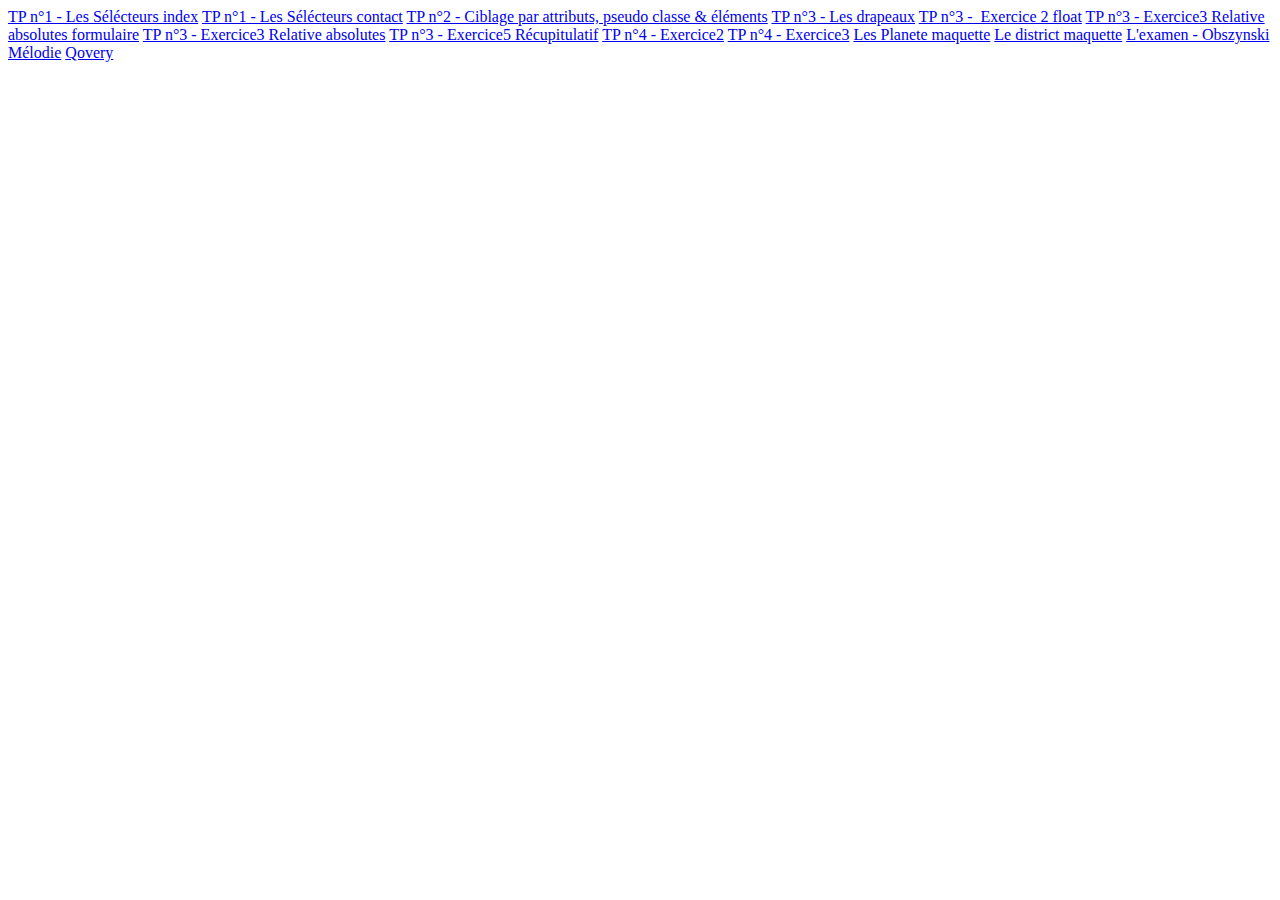
<file: index.html>
<!DOCTYPE html>
<html lang="fr">
<head>
    <meta charset="UTF-8">
    <meta http-equiv="X-UA-Compatible" content="IE=edge">
    <meta name="viewport" content="width=device-width, initial-scale=1.0">
    <meta name="descritpion" content="Lien avec tout les tp">
    <link rel="icon" href="https://www.mpa-pro.fr/resize/360x360/zc/3/f/0/src/sites/mpapro/files/products/d11445.png">
    <title>Lien TP</title>
</head>
<body>
    <header>
        <a href="./TP-CSS/TP n°1 - Les sélecteurs/index.html" target="_blank" title="redirection vers">TP n°1&nbsp;-&nbsp;Les Sélécteurs index</a>
        <a href="./TP-CSS/TP n°1 - Les sélecteurs/contact.html" target="_blank" title="redirection vers">TP n°1&nbsp;-&nbsp;Les Sélécteurs contact</a>
        <a href="./TP-CSS/TP n°2 - Ciblage par attributs, pseudo classes & éléments/Pack TP2 CSS/CSS TP2/index.html" target="_blank" title="redirection vers TP n°2 TP n°2 - Ciblage par attributs, pseudo classe & éléments">TP n°2 - Ciblage par attributs, pseudo classe&nbsp;&&nbsp;éléments</a>
        <a href="./TP-CSS/TP n°3 - Le positionnement/CSS TP3/drapeaux.html" target="_blank" title="redirection vers TP n°3 Les Drapeaux">TP n°3&nbsp;-&nbsp;Les drapeaux</a>
        <a href="./TP-CSS/TP n°3 - Le positionnement/CSS TP3/exo2(float).html" target="_blank" title="redirection vers TP n°3 Exercice2 float">TP n°3&nbsp;-&nbsp; Exercice 2 float</a>
        <a href="./TP-CSS/TP n°3 - Le positionnement/CSS TP3/exo3-relative absolute formulaire.html" target="_blank" title="redirection vers TP n°3 Exercice3 Relative absolute formu">TP n°3&nbsp;-&nbsp;Exercice3 Relative absolutes formulaire</a>
        <a href="./TP-CSS/TP n°3 - Le positionnement/CSS TP3/exo3-relativeAbsolute.html" target="_blank" title="redirection vers TP n°3 Exercice3 Relative absolute">TP n°3&nbsp;-&nbsp;Exercice3 Relative absolutes</a>
        <a href="./TP-CSS/TP n°3 - Le positionnement/CSS TP3/exo5 - récapitulatif .html" target="_blank" title="redirection vers TP n°3 Exercice5">TP n°3&nbsp;-&nbsp;Exercice5 Récupitulatif</a>
        <a href="./TP-CSS/Pack TP4 CSS/Pack TP4 CSS/exo2.html" target="_blank" title="redirection vers TP n°4 Exercice2">TP n°4&nbsp;-&nbsp;Exercice2</a>
        <a href="./TP-CSS/Pack TP4 CSS/Pack TP4 CSS/exo3.html" target="_blank" title="redirection vers TP n°4 Exercice3">TP n°4&nbsp;-&nbsp;Exercice3</a>
        <a href="./Integration_planète/index.html" target="_blank" title="redirection vers La Maquette des planete">Les Planete maquette</a>
        <a href="./integration-distric/Integration_District/index.html" target="_blank" title="redirection vers La Maquette du district Aisne de billard">Le district maquette</a>
        <a href="Examen-GitHub---Obszynski-Melodie/index.html" target="_blank" title="redirection vers L'examen">L'examen - Obszynski Mélodie</a>
        <a href="./IntegrationQovery1/index.html" target="_blank" title="redirection vers L'integration de qovery">Qovery</a>
    </header>
</body>
</html>
</file>
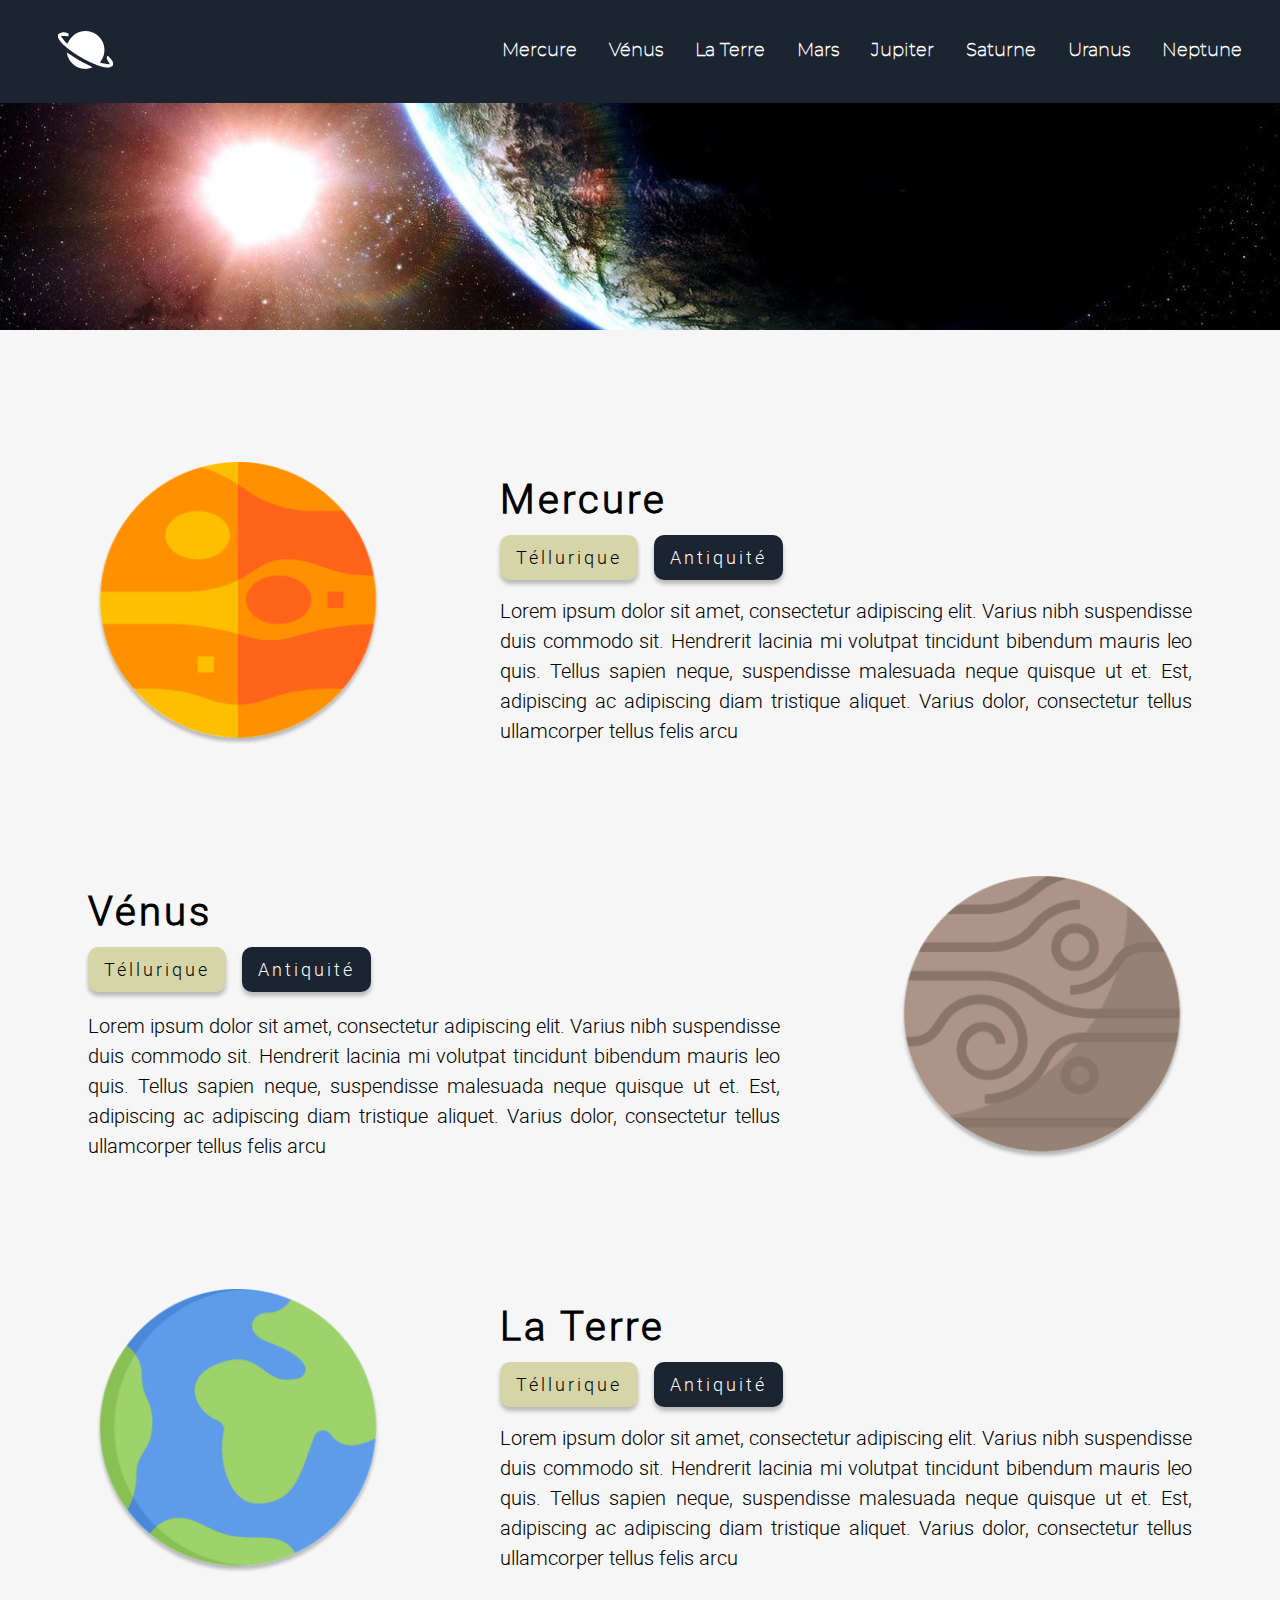
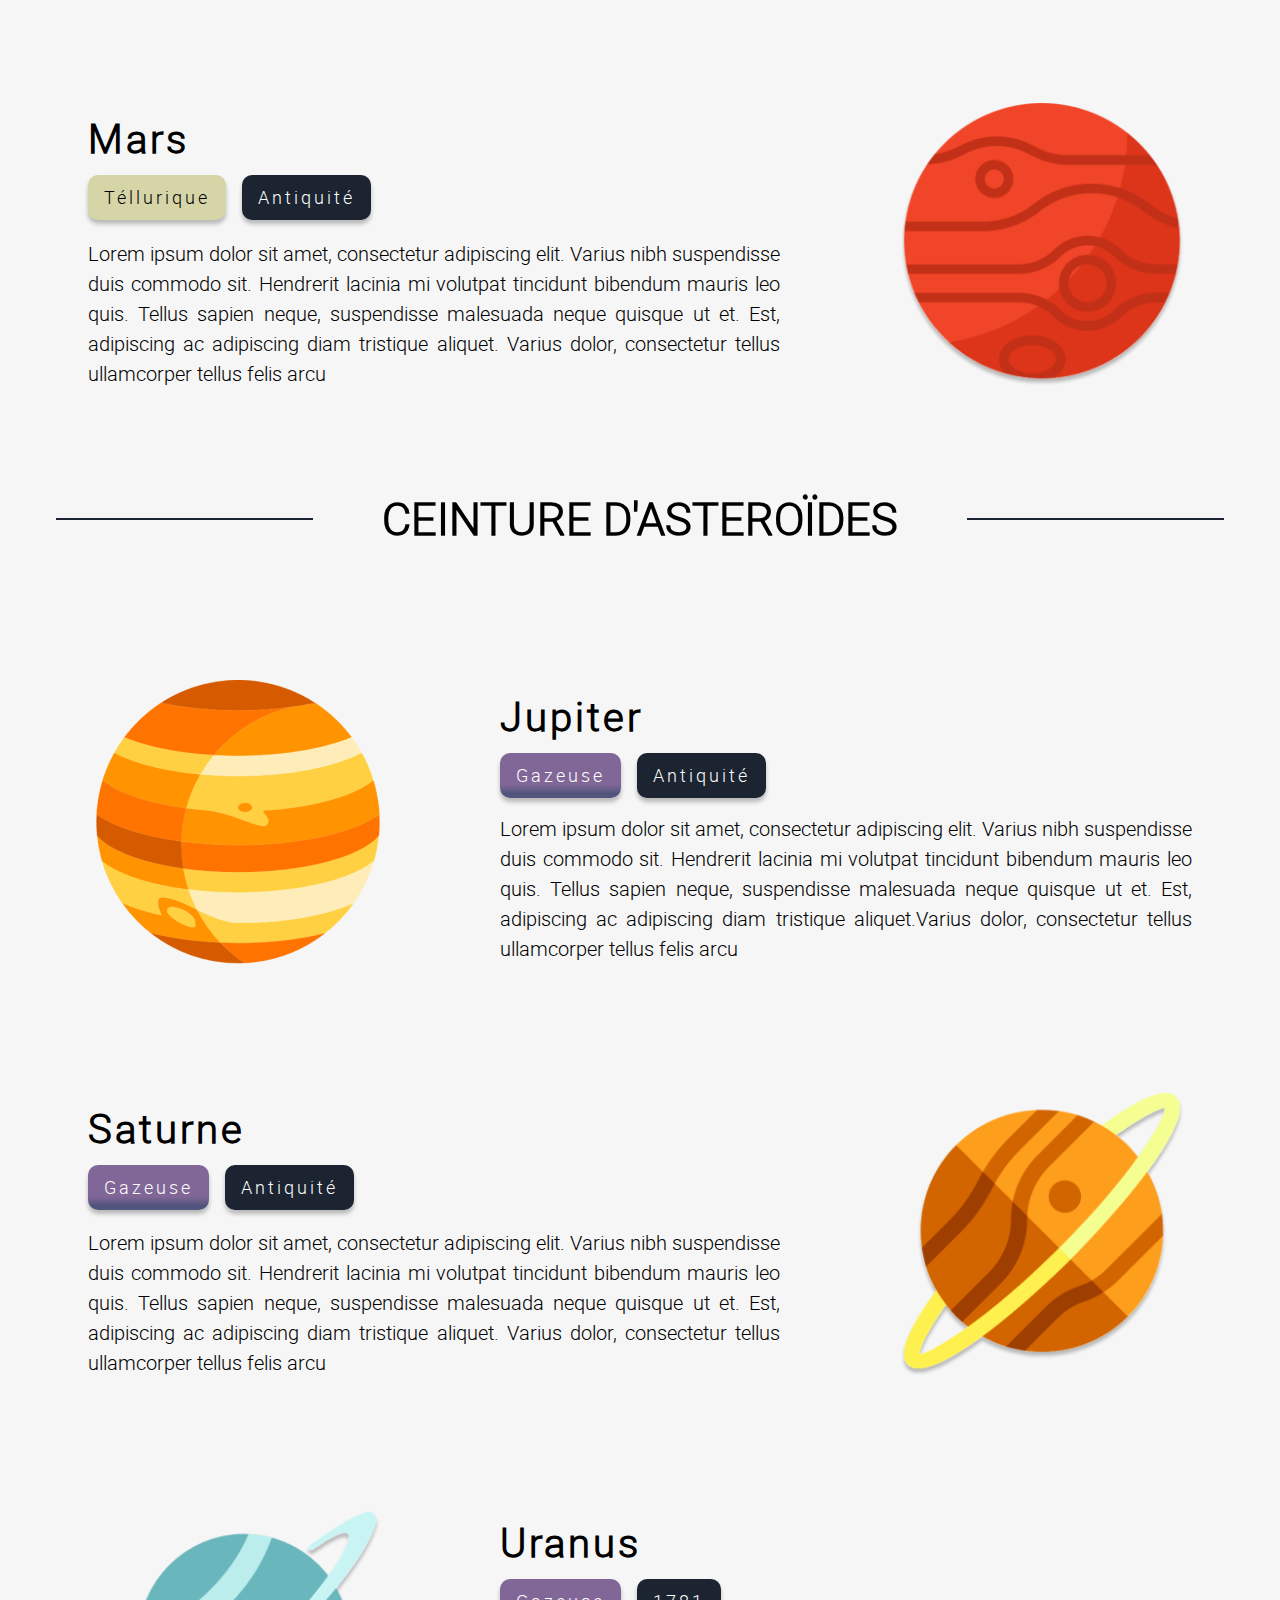
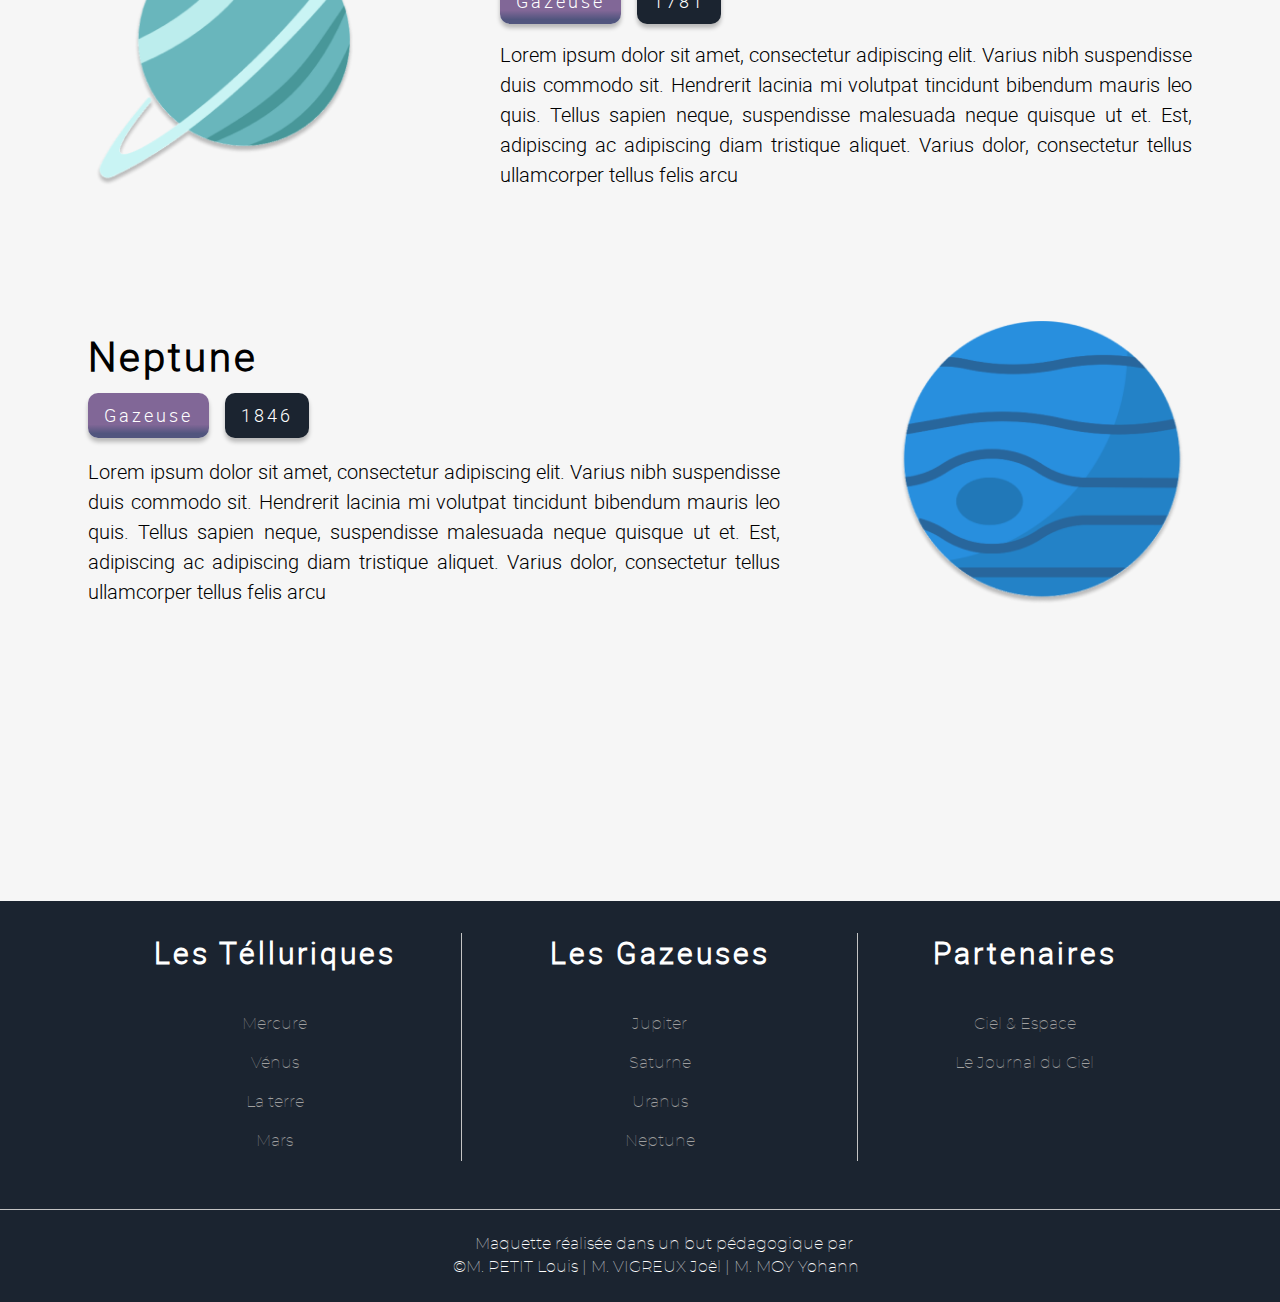
<file: Integration_planète/index.html>
<!DOCTYPE html>
<html lang="zxx">

<head>
    <meta charset="UTF-8">
    <meta http-equiv="X-UA-Compatible" content="IE=edge">
    <meta name="viewport" content="width=device-width, initial-scale=1.0">
    <meta name="description" content="Integrations de planete en autonomie">
    <link rel="stylesheet" href="./webfiles/css/style.css">
    <link rel="icon" href="./src/img/Logo_planete.png">
    <title>Les Planètes</title>
</head>

<body>
    <!-- Début du header -->
    <header>
        <nav>
            <div>
                <ul>
                    <li><img src="./src/img/Logo_planete.png" alt="Logo de Saturne"></li>
                </ul>
                <ul>
                    <li><a href="#Mercure" title="Redirection vers Mercure">Mercure</a></li>
                    <li><a href="#Vénus" title="Redirection vers Vénus">Vénus</a></li>
                    <li><a href="#LaTerre" title="Redirection vers La Terre">La Terre</a></li>
                    <li><a href="#Mars" title="Redirection vers Mars">Mars</a></li>
                    <li><a href="#Jupiter" title="Redirection vers Jupiter">Jupiter</a></li>
                    <li><a href="#Saturne" title="Redirection vers Saturne">Saturne</a></li>
                    <li><a href="#Uranus" title="Redirection vers Uranus">Uranus</a></li>
                    <li><a href="#Neptune" title="Redirection vers Neptune">Neptune</a></li>
                </ul>
            </div>
        </nav>
        <img src="./src/img/imagePlanete.png" alt="La terre avex l'espace en arrière plan." class="terre">
    </header>
    <!-- Fin du header -->

    <!-- début de la section principal -->
    <main>
        <div class="tellurique">
            <article class="articledroite">
                <img src="./src/img/Mercure.png" alt="Illustration Mercure">
                <div>
                    <h2 id="Mercure" class="titre">Mercure</h2>
                    <div class="bouton">
                        <span class="bouton1">Téllurique</span>
                        <span class="bouton2">Antiquité</span>
                    </div>

                    <p>
                        Lorem ipsum dolor sit amet, consectetur adipiscing elit. Varius nibh suspendisse duis commodo
                        sit. Hendrerit lacinia mi volutpat tincidunt bibendum mauris leo quis. Tellus sapien neque,
                        suspendisse malesuada neque quisque ut et. Est, adipiscing ac adipiscing diam tristique aliquet.
                        Varius dolor, consectetur tellus ullamcorper tellus felis arcu
                    </p>
                </div>
            </article>

            <article class="articlegauche">
                <img src="./src/img/vénus.png" alt="Illustration Vénus">
                <div>
                    <h2 id="Vénus" class="titre">Vénus</h2>
                    <div class="bouton">
                        <span class="bouton1">Téllurique</span>
                        <span class="bouton2">Antiquité</span>
                    </div>
                    <p>
                        Lorem ipsum dolor sit amet, consectetur adipiscing elit. Varius nibh suspendisse duis commodo
                        sit. Hendrerit lacinia mi volutpat tincidunt bibendum mauris leo quis. Tellus sapien neque,
                        suspendisse malesuada neque quisque ut et. Est, adipiscing ac adipiscing diam tristique aliquet.
                        Varius dolor, consectetur tellus ullamcorper tellus felis arcu
                    </p>
                </div>
            </article>

            <article class="articledroite">
                <img src="./src/img/terre.png" alt="Illustration La Terre">
                <div>
                    <h2 id="LaTerre" class="titre">La Terre</h2>
                    <div class="bouton">
                        <span class="bouton1">Téllurique</span>
                        <span class="bouton2">Antiquité</span>
                    </div>
                    <p>
                        Lorem ipsum dolor sit amet, consectetur adipiscing elit. Varius nibh suspendisse duis commodo
                        sit. Hendrerit lacinia mi volutpat tincidunt bibendum mauris leo quis. Tellus sapien neque,
                        suspendisse malesuada neque quisque ut et. Est, adipiscing ac adipiscing diam tristique aliquet.
                        Varius dolor, consectetur tellus ullamcorper tellus felis arcu
                    </p>
                </div>
            </article>

            <article class="articlegauche">
                <img src="./src/img/imgMars.png" alt="Illustration Mars">
                <div>
                    <h2 id="Mars" class="titre">Mars</h2>
                    <div class="bouton">
                        <span class="bouton1">Téllurique</span>
                        <span class="bouton2">Antiquité</span>
                    </div>
                    <p>
                        Lorem ipsum dolor sit amet, consectetur adipiscing elit. Varius nibh suspendisse duis commodo
                        sit. Hendrerit lacinia mi volutpat tincidunt bibendum mauris leo quis. Tellus sapien neque,
                        suspendisse malesuada neque quisque ut et. Est, adipiscing ac adipiscing diam tristique aliquet.
                        Varius dolor, consectetur tellus ullamcorper tellus felis arcu
                    </p>
                </div>
            </article>
            <div class="leh2">
                <h2 class="centre">Ceinture d'asteroïdes</h2>
            </div>
        </div>


        <div class="gazeuse">
            <article class="articledroite">
                <img src="./src/img/imgJupiter.png" alt="Illustration Jupiter">
                <div>
                    <h2 id="Jupiter" class="titre">Jupiter</h2>
                    <div class="bouton">
                        <span class="bouton3">Gazeuse</span>
                        <span class="bouton2">Antiquité</span>
                    </div>
                    <p>
                        Lorem ipsum dolor sit amet, consectetur adipiscing elit. Varius nibh suspendisse
                        duis commodo sit. Hendrerit lacinia mi volutpat tincidunt bibendum mauris leo quis. Tellus 
                        sapien neque, suspendisse malesuada neque quisque ut et. Est, adipiscing ac
                        adipiscing diam tristique aliquet.Varius dolor, consectetur tellus ullamcorper tellus
                        felis arcu
                    </p>
                </div>
            </article>

            <article class="articlegauche">
                <img src="./src/img/imgSaturne.png" alt="Illustration Saturne">
                <div>
                    <h2 id="Saturne" class="titre">Saturne</h2>
                    <div class="bouton">
                        <span class="bouton3">Gazeuse</span>
                        <span class="bouton2">Antiquité</span>
                    </div>
                    <p>
                        Lorem ipsum dolor sit amet, consectetur adipiscing elit. Varius nibh suspendisse duis commodo
                        sit. Hendrerit lacinia mi volutpat tincidunt bibendum mauris leo quis. Tellus sapien neque,
                        suspendisse malesuada neque quisque ut et. Est, adipiscing ac adipiscing diam tristique aliquet.
                        Varius dolor, consectetur tellus ullamcorper tellus felis arcu
                    </p>
                </div>
            </article>

            <article class="articledroite">
                <img src="./src/img/imgUranus.png" alt="Illustration Uranus">
                <div>
                    <h2 id="Uranus" class="titre">Uranus</h2>
                    <div class="bouton">
                        <span class="bouton3">Gazeuse</span>
                        <span class="bouton2">1781</span>
                    </div>
                    <p>
                        Lorem ipsum dolor sit amet, consectetur adipiscing elit. Varius nibh suspendisse duis commodo
                        sit. Hendrerit lacinia mi volutpat tincidunt bibendum mauris leo quis. Tellus sapien neque,
                        suspendisse malesuada neque quisque ut et. Est, adipiscing ac adipiscing diam tristique aliquet.
                        Varius dolor, consectetur tellus ullamcorper tellus felis arcu
                    </p>
                </div>
            </article>

            <article class="articlegauche">
                <img src="./src/img/imgNeptune.png" alt="Illustration Neptune">
                <div>
                    <h2 id="Neptune" class="titre">Neptune</h2>
                    <div class="bouton">
                        <span class="bouton3">Gazeuse</span>
                        <span class="bouton2">1846</span>
                        </div>
                    <p>
                        Lorem ipsum dolor sit amet, consectetur adipiscing elit. Varius nibh suspendisse duis commodo
                        sit. Hendrerit lacinia mi volutpat tincidunt bibendum mauris leo quis. Tellus sapien neque,
                        suspendisse malesuada neque quisque ut et. Est, adipiscing ac adipiscing diam tristique aliquet.
                        Varius dolor, consectetur tellus ullamcorper tellus felis arcu
                    </p>
                </div>
            </article>
        </div>

    </main>
    <!-- fin de la section principal -->

    <!-- début du footer -->
    <footer>
        <div class="resso">
            <section>
                <h2>Les Télluriques</h2>
                <ul>
                    <li><a href="#Mercure" title="Redirection vers l'article Mercure">Mercure</a></li>
                    <li><a href="#Vénus" title="Redirection vers l'article Vénus">Vénus</a></li>
                    <li><a href="#LaTerre" title="Redirection vers l'article La Terre">La terre</a></li>
                    <li><a href="#Mars" title="Redirection vers l'article Mars">Mars</a></li>
                </ul>
            </section>
            <section>
                <h2>Les Gazeuses</h2>
                <ul>
                    <li><a href="#Jupiter" title="Redirection vers l'article Jupiter">Jupiter</a></li>
                    <li><a href="#Saturne" title="Redirection vers l'article Saturne">Saturne</a></li>
                    <li><a href="#Uranus" title="Redirection vers l'article Uranus">Uranus</a></li>
                    <li><a href="#Neptune" title="Redirection vers l'article Neptune">Neptune</a></li>
                </ul>
            </section>
            <section>
                <h2>Partenaires</h2>
                <ul>
                    <li><a href="#" title="Redirection vers Ciel et Espace" target="_blank">Ciel&nbsp;&&nbsp;Espace</a></li>
                    <li><a href="#" title="Redirection vers Le Journal du Ciel" target="_blank">Le Journal du Ciel</a></li>
                </ul>
            </section>
        </div>
        <div class="barrep">
            <p>
            Maquette réalisée dans un but pédagogique par
        ©M. PETIT Louis | M. VIGREUX Joël | M. MOY Yohann
            </p>
        </div>
    </footer>
    <!-- fin du footer -->
</body>

</html>
</file>
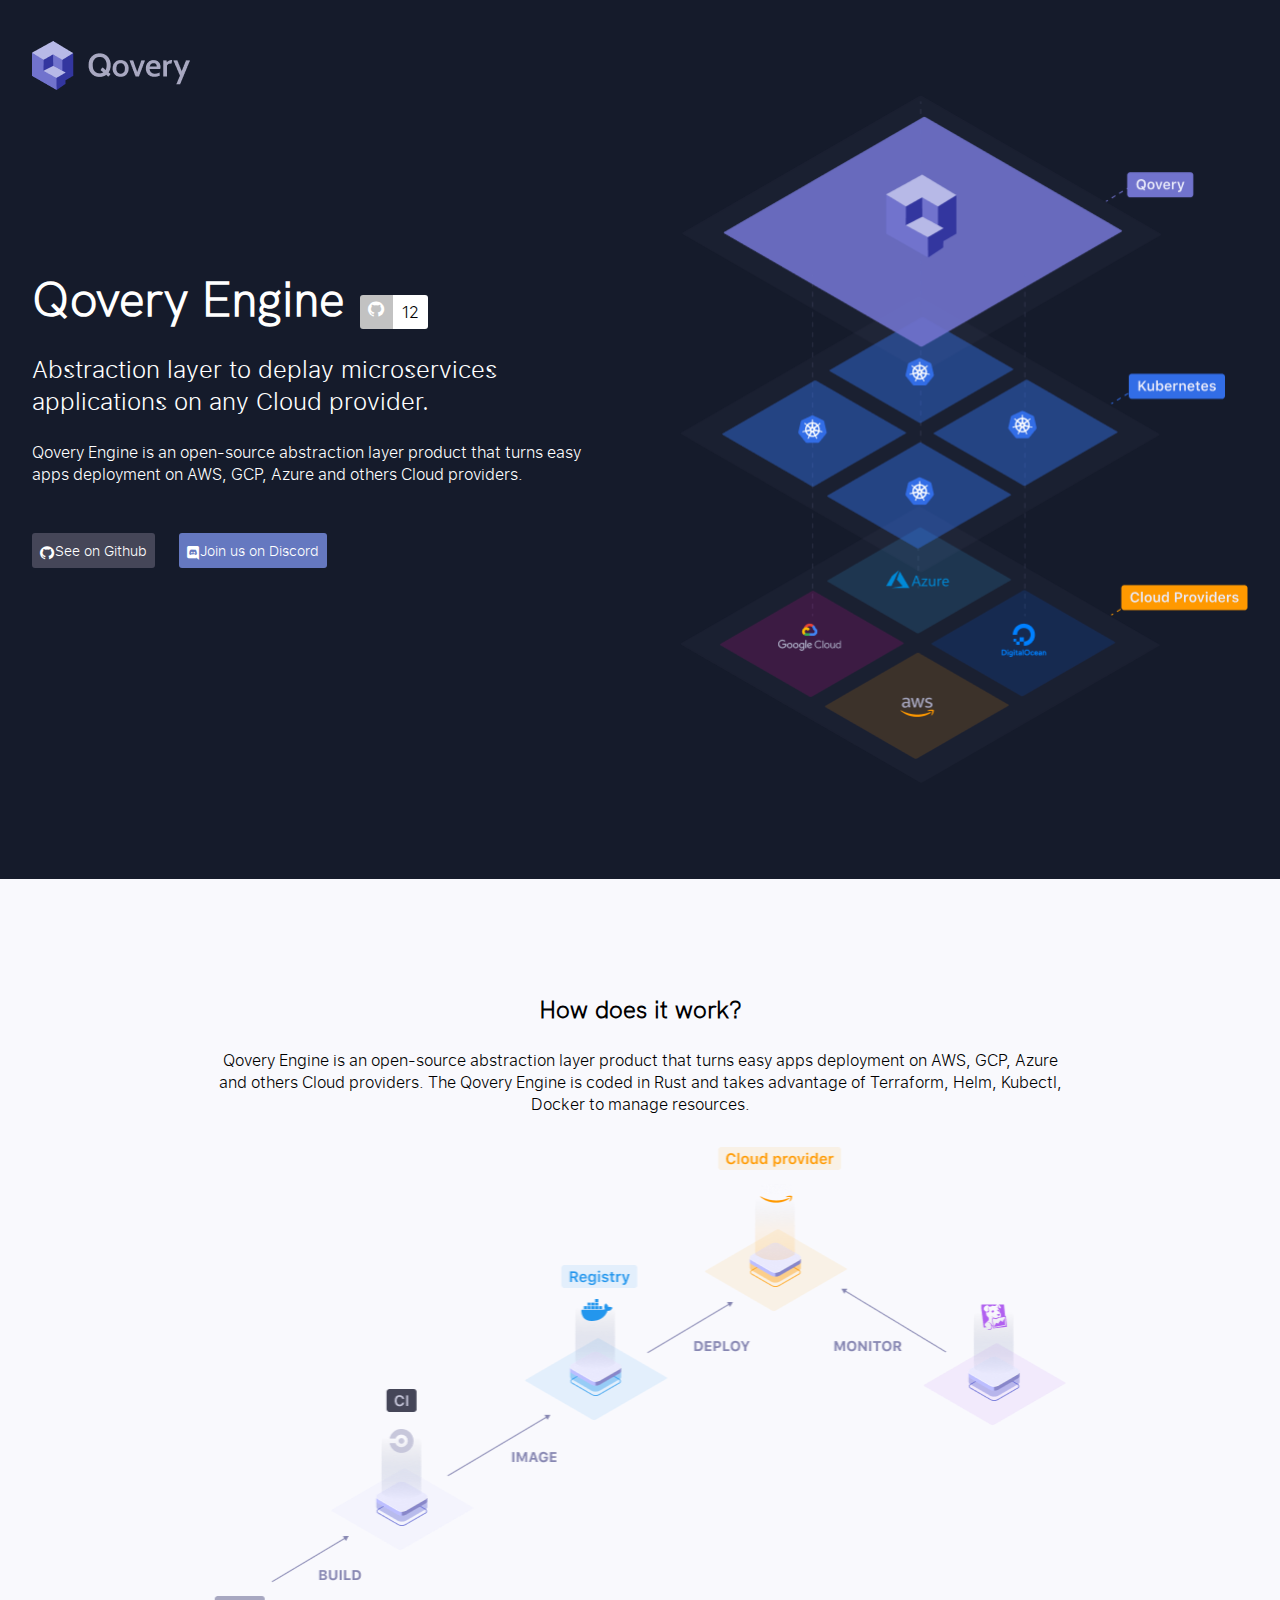
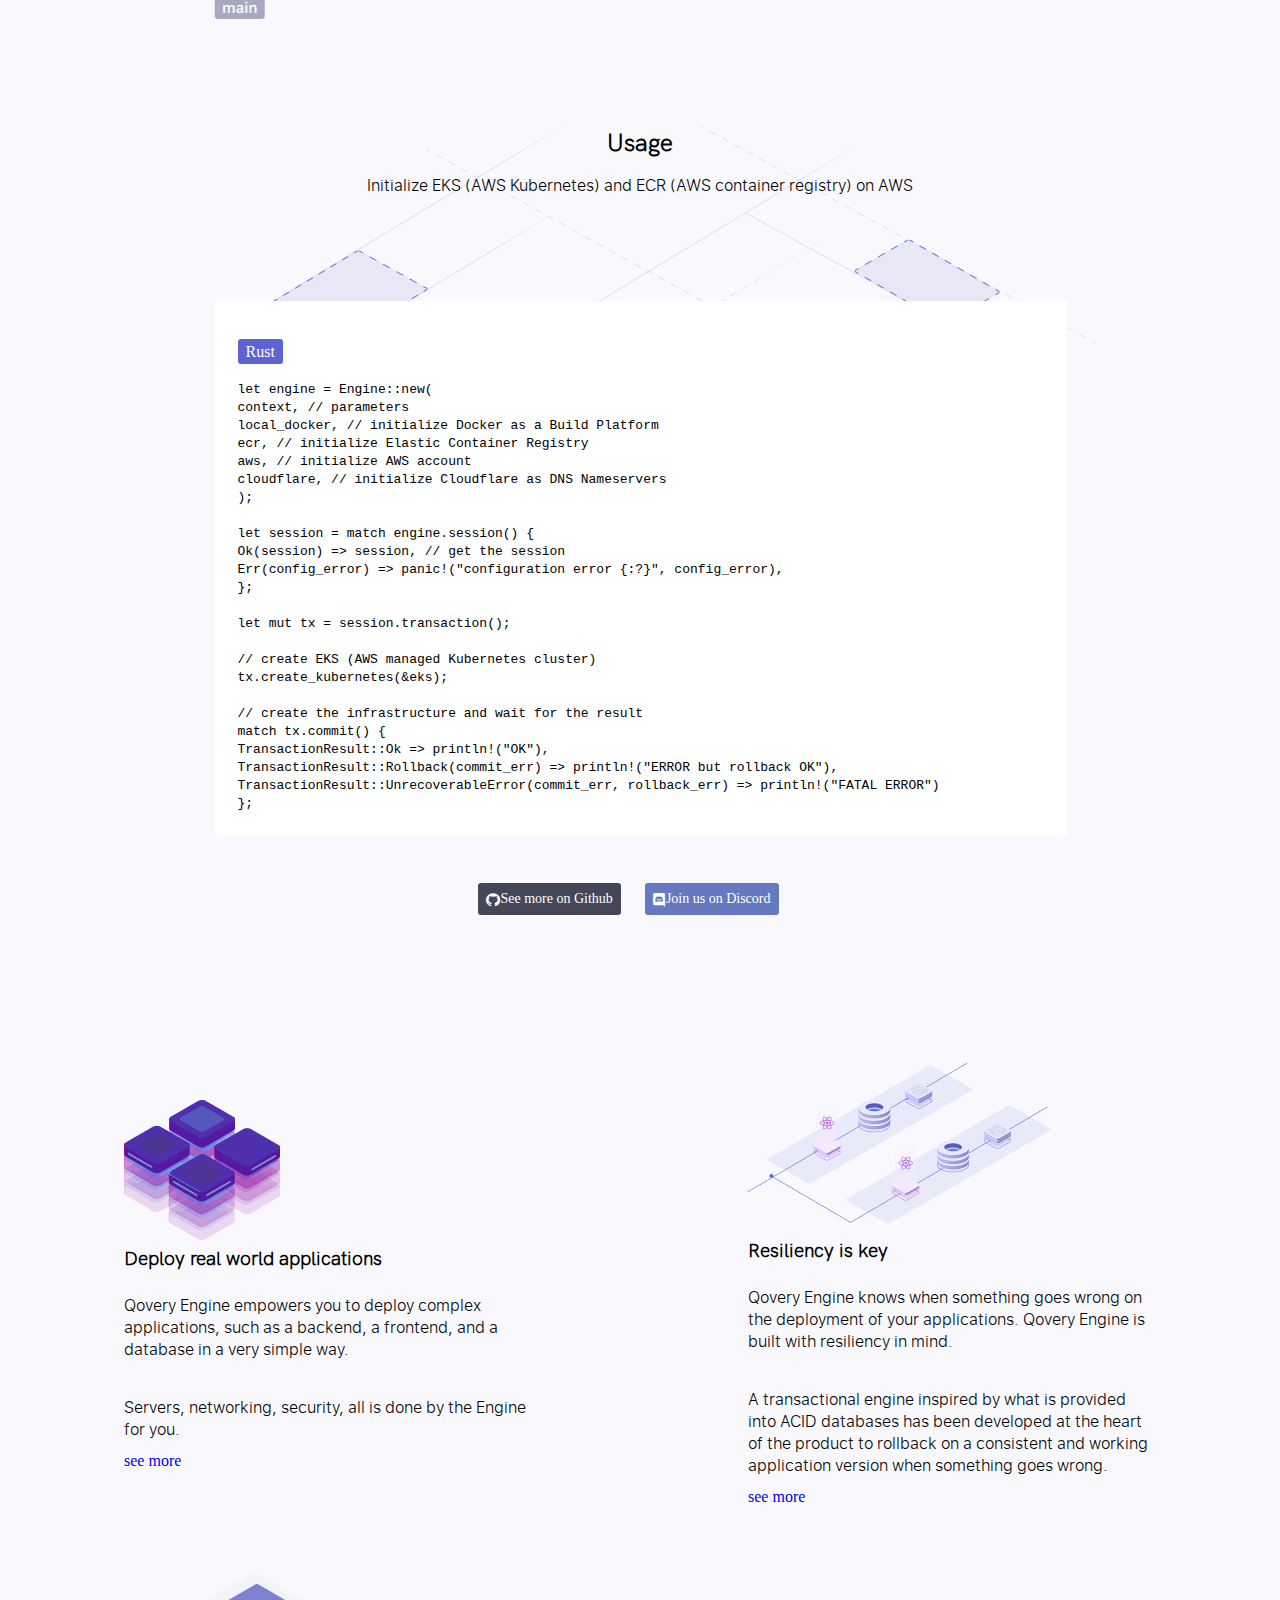
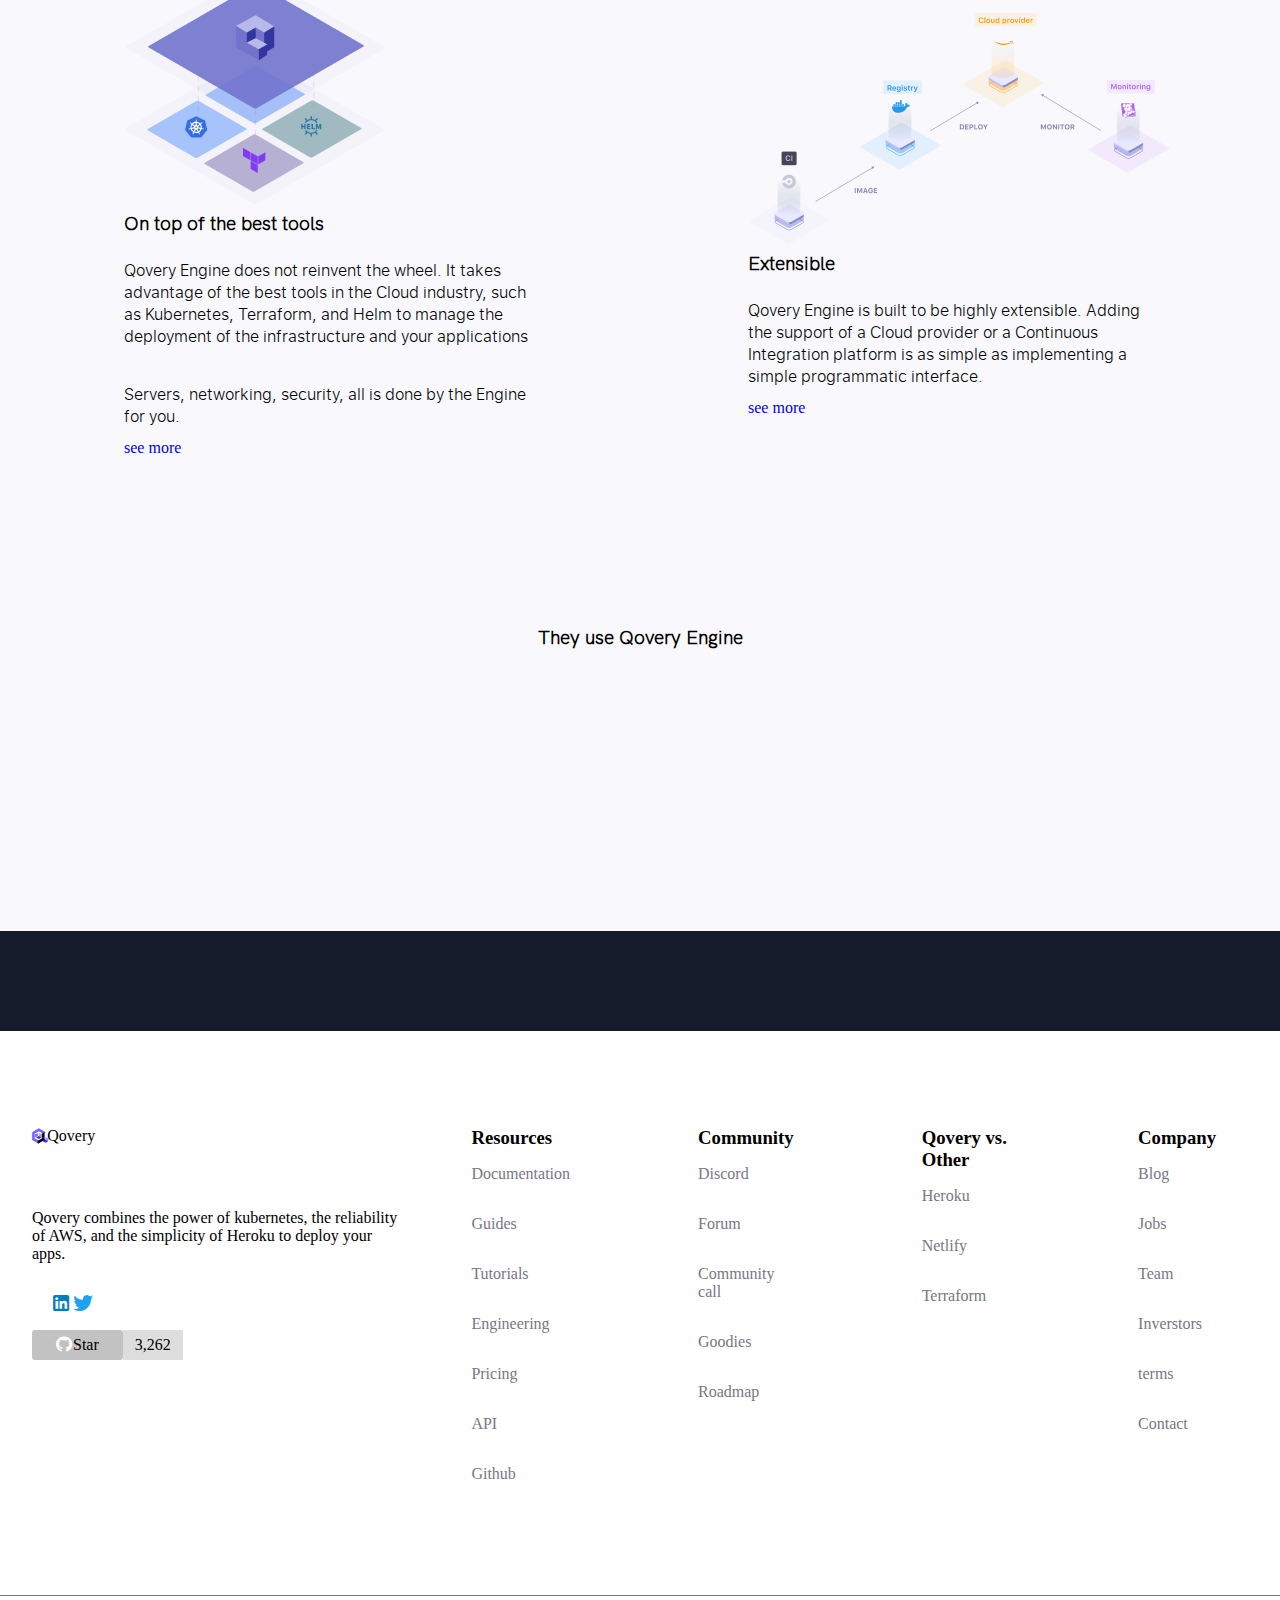
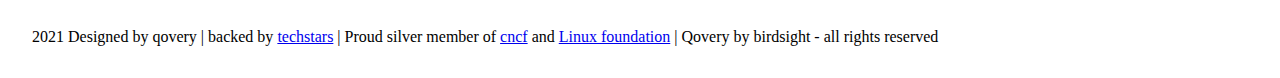
<file: IntegrationQovery1/index.html>
<!DOCTYPE html>
<html lang="en">
    <head>
        <meta charset="UTF-8">
        <meta http-equiv="X-UA-Compatible" content="IE=edge">
        <meta name="viewport" content="width=device-width, initial-scale=1.0">
        <meta nema="description" content="*Integration du qovery">
        <link rel="stylesheet" href="./webfiles/css/style.css">
        <link rel="icon" href="./src/img/Logo.png">
        <title>Qovery</title>
    </head>
    <body>
        <header>
            <div class="entete">
                <img src="./src/img/LogotypelogoQ.png" alt="Logo de Qovery">
                <section>
                    <div class="inline">
                        <div class="ensemble">
                            <h1>Qovery Engine</h1>
                            <ul>
                                <li><span class="icon-github"></span></li>
                                <li>12</li>
                            </ul>
                        </div>
                        <p>Abstraction layer to deplay microservices
                            applications on any Cloud provider.
                        </p>
                        <p>
                            Qovery Engine is an open-source abstraction layer product
                            that turns easy apps deployment on AWS, GCP, Azure and
                            others Cloud providers.
                        </p>
                            <div class="bouton">
                                <a href="#" title="Redirection vers le github de Qovery"><span class="icon-github"></span>See on Github</a>
                                <a href="#" title="Redirection vers le discord de Qovery"><span class="icon-discord"></span>Join us on Discord</a>
                            </div>
                    </div>
                        <img src="./src/img/Group 225 1nav.png" alt="Illustration de superposition d'élémernt">
                    </section>
            </div>

    </header>

    <main>
        <article class="work">
            <h2>How does it work?</h2> 
            <p>
                Qovery Engine is an open-source abstraction layer product that turns easy apps deployment on AWS, GCP, Azure and others Cloud providers. The Qovery Engine is coded in Rust and takes advantage of Terraform, Helm, Kubectl, Docker to manage resources.
            </p>
            <img src="./src/img/Group 209 1cloud.png" alt="">
        </article>

        <section class="ensemble2">
            <div class="usage">
                <h2>Usage</h2>
                <p>
                    Initialize EKS (AWS Kubernetes) and ECR (AWS container registry) on AWS
                </p>
            </div>
            <img src="./src/img/bgarrier plan.png" alt="arriere-plan">
            <div class="code">
            <span>Rust</span>

                <code>let engine = Engine::new(
                    context, // parameters
                    local_docker, // initialize Docker as a Build Platform
                    ecr, // initialize Elastic Container Registry
                    aws, // initialize AWS account
                    cloudflare, // initialize Cloudflare as DNS Nameservers
                );
                
                let session = match engine.session() {
                    Ok(session) => session, // get the session
                    Err(config_error) => panic!("configuration error {:?}", config_error),
                };
                
                let mut tx = session.transaction();
                
                // create EKS (AWS managed Kubernetes cluster)
                tx.create_kubernetes(&eks);
                
                // create the infrastructure and wait for the result
                match tx.commit() { 
                    TransactionResult::Ok => println!("OK"),
                    TransactionResult::Rollback(commit_err) => println!("ERROR but rollback OK"), 
                    TransactionResult::UnrecoverableError(commit_err, rollback_err) => println!("FATAL ERROR")
                };</code>
            </div>
            <div class="bouton">
                <a href="#" title="Redirection vers le github de Qovery" target="_blank"><span class="icon-github"></span>See more on Github</a>
                <a href="#" title="Redirection vers le discord de Qovery" target="_blank"><span class="icon-discord"></span>Join us on Discord</a>
            </div>
        </section>

        <section class="art1">
            <article class="droite">
                <img src="./src/img/Group 247deploy.png" alt="">
                <h3>Deploy real world applications</h3>
                <p>
                    Qovery Engine empowers you to deploy complex applications, such as a backend, a frontend, and a database in a very simple way.  
                </p>
                <p>
                    Servers, networking, security, all is done by the Engine for you.
                </p>
                <a href="#" title="" target="_blank">see more</a>
            </article>

            <article class="droite">
                <img src="./src/img/Frame 199 1resiliency.png" alt="">
                <h3>Resiliency is key</h3>
                <p>
                    Qovery Engine knows when something goes wrong on the deployment of your applications. Qovery Engine is built with resiliency in mind.
                </p>
                <p>
                    A transactional engine inspired by what is provided into ACID databases has been developed at the heart of the product to rollback on a consistent and working application version when something goes wrong.
                </p>
                <a href="#" title="" target="_blank">see more</a>
            </article>
        </section>

            <section class="art2">
                <article class="gauche">
                    <img src="./src/img/On Top of Tools 1ontop.png" alt="">
                    <h3>On top of the best tools</h3>
                    <p>
                        Qovery Engine does not reinvent the wheel. It takes advantage of the best tools in the Cloud industry, such as Kubernetes, Terraform, and Helm to manage the deployment of the infrastructure and your applications
                    </p>
                    <p>
                        Servers, networking, security, all is done by the Engine for you.
                    </p>
                    <a href="#" title="" target="_blank">see more</a>
                </article>
                <article class="gauche">
                    <img src="./src/img/Policies 2extensible.png" alt="">
                    <h3>Extensible</h3>
                    <p>
                        Qovery Engine is built to be highly extensible. Adding the support of a Cloud provider or a Continuous Integration platform is as simple as implementing a simple programmatic interface.
                    </p>
                    <a href="#" title="" target="_blank">see more</a>
                </article>
            </section>
            <h3 class="leh3">They use Qovery Engine</h3>
    </main>
    <footer>
        <div class="bandenoir"></div>
        <div class="ensemble3">
            <section class="texte">
                <div>
                    <p><span class="icon-qovery"><span class="path1"></span><span class="path2"></span><span class="path3"></span><span class="path4"></span><span class="path5"></span><span class="path6"></span><span class="path7"></span><span class="path8"></span><span class="path9"></span></span>Qovery</p>
                    <p>
                        Qovery combines the power of kubernetes,
                        the reliability of AWS, and the simplicity of
                        Heroku to deploy your apps.
                    </p>
                    <div class="img">
                        <span class="icon-github"></span>
                        <span class="icon-LinkedIn"><span class="path1"></span><span class="path2"></span></span>
                        <span class="icon-Twitter"></span>
                        <span class="icon-discord"></span>
                    </div>
                    <div class="ensemble">
                        <ul>
                            <li><span class="icon-github"></span>Star</li>
                            <li>3,262</li>
                        </ul>
                    </div>
                </div>
            </section>
            <section class="lien">
                <div>
                    <h3>Resources</h3>
                    <ul>
                        <li><a href="#" title="">Documentation</a></li>
                        <li><a href="#" title="">Guides</a></li>
                        <li><a href="#" title="">Tutorials</a></li>
                        <li><a href="#" title="">Engineering</a></li>
                        <li><a href="#" title="">Pricing</a></li>
                        <li><a href="#" title="">API</a></li>
                        <li><a href="#" title="">Github</a></li>
                    </ul>
                </div>
                <div>
                    <h3>Community</h3>
                    <ul>
                        <li><a href="#" title="">Discord</a></li>
                        <li><a href="#" title="">Forum</a></li>
                        <li><a href="#" title="">Community call</a></li>
                        <li><a href="#" title="">Goodies</a></li>
                        <li><a href="#" title="">Roadmap</a></li>
                    </ul>
                </div>
                <div>
                    <h3>Qovery vs. Other</h3>
                    <ul>
                        <li><a href="#" title="">Heroku</a></li>
                        <li><a href="#" title="">Netlify</a></li>
                        <li><a href="#" title="">Terraform</a></li>
                    </ul>
                </div>
                <div>
                    <h3>Company</h3>
                    <ul>
                        <li><a href="#" title="">Blog</a></li>
                        <li><a href="#" title="">Jobs</a></li>
                        <li><a href="#" title="">Team</a></li>
                        <li><a href="#" title="">Inverstors</a></li>
                        <li><a href="#" title="">terms</a></li>
                        <li><a href="#" title="">Contact</a></li>
                    </ul>
                </div>
            </section>
        </div>
        <p class="dernpa"> 2021 Designed by qovery | backed by <a href="#">techstars</a> | Proud silver member of <a href="#" title="" target="_blank">cncf</a> and <a href="#" title="" target="_blank">Linux foundation</a> | Qovery by birdsight - all rights reserved</p>
    </footer>
</body>
</html>
</file>
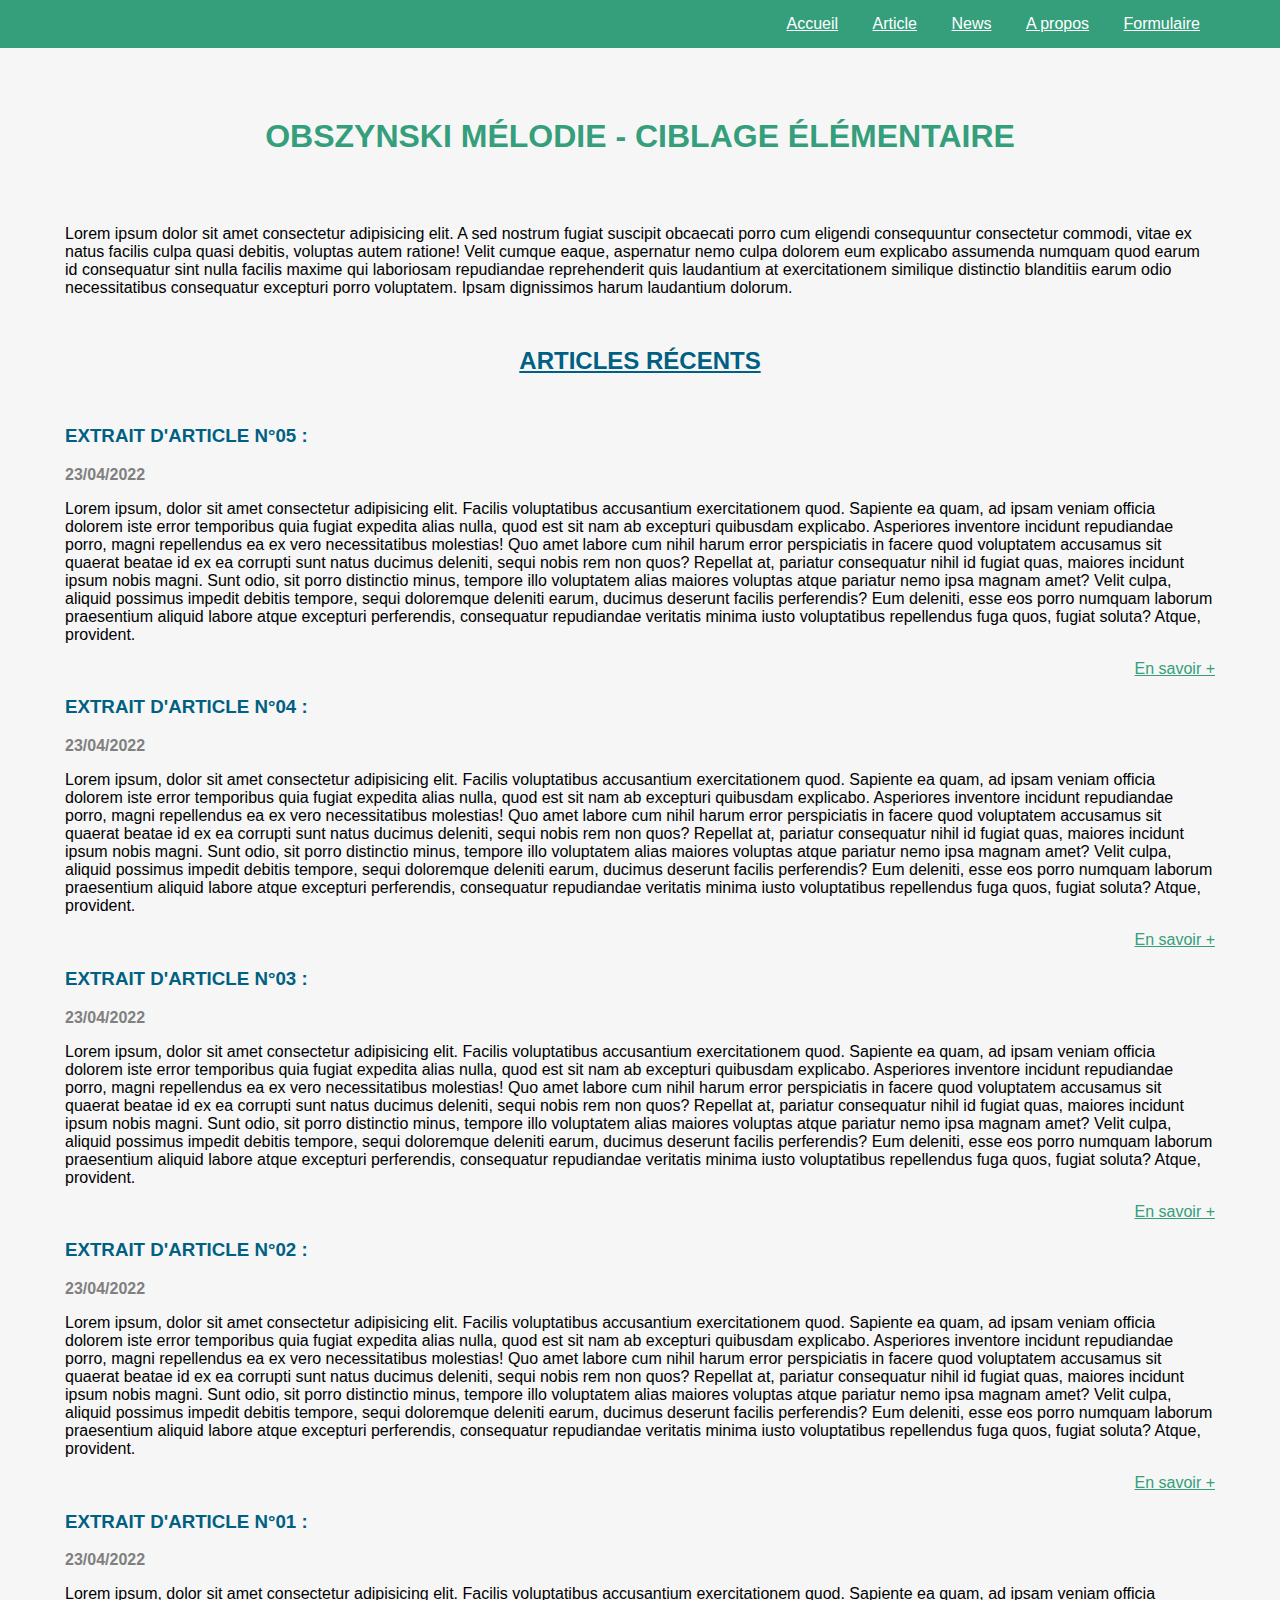
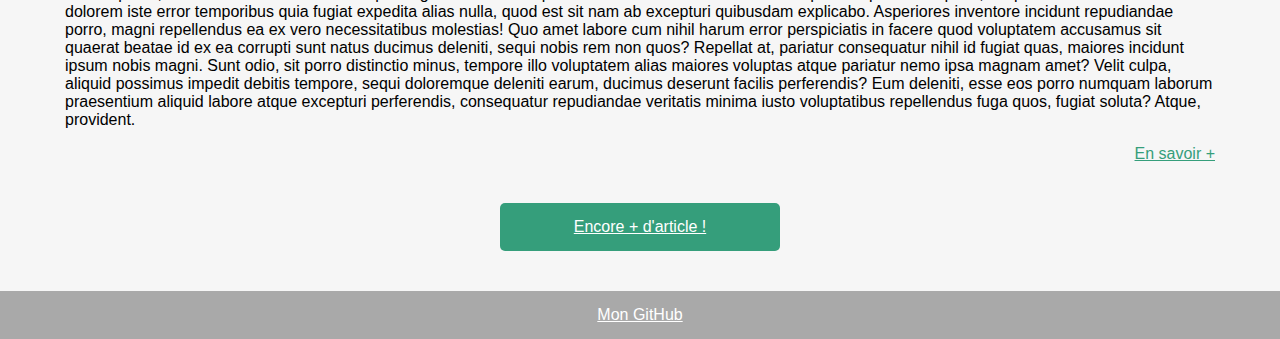
<file: TP-CSS/TP n°1 - Les sélecteurs/index.html>
<!DOCTYPE html>
<html lang="zxx">

<head>
    <meta charset="UTF-8">
    <meta http-equiv="X-UA-Compatible" content="IE=edge">
    <meta name="viewport" content="width=device-width, initial-scale=1.0">
    <meta name="description" content="TP n°1 sur Les sélécteurs">
    <link rel="stylesheet" href="./css/style.css">
    <link rel="icon" href="https://cdn-icons-png.flaticon.com/512/220/220107.png">
    <title>TP CSS n°1 les selecteurs - Mélodie Obszynski</title>
</head>

<body>
    
    <!-- Début d'entête --> 
    <header>
        <!-- Début de la navbar -->
        <nav>
            <ul>
                <li><a href="#" title="redirection vers...">Accueil</a></li>
                <li><a href="#" title="redirection vers...">Article</a></li>
                <li><a href="#" title="redirection vers...">News</a></li>
                <li><a href="#" title="redirection vers...">A propos</a></li>
                <li><a href="./contact.html" title="Formulaire">Formulaire</a></li>
            </ul>
        </nav>
        
        <!-- fin de la navbar -->
        <h1>Obszynski Mélodie&nbsp;-&nbsp;Ciblage élémentaire</h1>
        <p>
            Lorem ipsum dolor sit amet consectetur adipisicing elit. A sed nostrum fugiat suscipit obcaecati porro cum
            eligendi consequuntur consectetur commodi, vitae ex natus facilis culpa quasi debitis, voluptas autem ratione! Velit cumque eaque, aspernatur nemo culpa dolorem eum explicabo assumenda numquam quod earum id consequatur
            sint nulla facilis maxime qui laboriosam repudiandae reprehenderit quis laudantium at exercitationem similique distinctio blanditiis earum odio necessitatibus consequatur excepturi porro voluptatem. Ipsam
            dignissimos harum laudantium dolorum.
        </p>
    </header>
    <!-- Fin d'entête -->

    <!-- Début de la section principale -->
    <main>
        <h2>Articles récents</h2>

        <!-- Début du 1er article -->
        <article>
            <h3>Extrait d'article n°05&nbsp;:</h3>
            <p class="datetime">23/04/2022</p>
            <p>
                Lorem ipsum, dolor sit amet consectetur adipisicing elit. Facilis voluptatibus accusantium exercitationem quod. Sapiente ea quam, ad ipsam veniam officia dolorem iste error temporibus quia fugiat expedita 
                alias nulla, quod est sit nam ab excepturi quibusdam explicabo. Asperiores inventore incidunt repudiandae porro, magni repellendus ea ex vero necessitatibus molestias! Quo amet labore cum nihil harum error 
                perspiciatis in facere quod voluptatem accusamus sit quaerat beatae id ex ea corrupti sunt natus ducimus deleniti, sequi nobis rem non quos? Repellat at, pariatur consequatur nihil id fugiat quas, maiores 
                incidunt ipsum nobis magni. Sunt odio, sit porro distinctio minus, tempore illo voluptatem alias maiores voluptas atque pariatur nemo ipsa magnam amet? Velit culpa, aliquid possimus impedit debitis tempore,
                sequi doloremque deleniti earum, ducimus deserunt facilis perferendis? Eum deleniti, esse eos porro numquam laborum praesentium aliquid labore atque excepturi perferendis, consequatur repudiandae 
                veritatis minima iusto voluptatibus repellendus fuga quos, fugiat soluta? Atque, provident.
            </p>
            <div><a href="https://agriculture.gouv.fr/le-bien-etre-et-la-protection-des-chevres" title="En savoir +" target="_blank">En savoir&nbsp;+</a></div>
        </article>
        <!-- fin du 1er article -->

        <!-- Début du 2éme article -->
        <article>
            <h3>Extrait d'article n°04&nbsp;:</h3>
            <p class="datetime">23/04/2022</p>
            <p>
                Lorem ipsum, dolor sit amet consectetur adipisicing elit. Facilis voluptatibus accusantium exercitationem quod. Sapiente ea quam, ad ipsam veniam officia dolorem iste error temporibus quia fugiat expedita 
                alias nulla, quod est sit nam ab excepturi quibusdam explicabo. Asperiores inventore incidunt repudiandae porro, magni repellendus ea ex vero necessitatibus molestias! Quo amet labore cum nihil harum error 
                perspiciatis in facere quod voluptatem accusamus sit quaerat beatae id ex ea corrupti sunt natus ducimus deleniti, sequi nobis rem non quos? Repellat at, pariatur consequatur nihil id fugiat quas, maiores 
                incidunt ipsum nobis magni. Sunt odio, sit porro distinctio minus, tempore illo voluptatem alias maiores voluptas atque pariatur nemo ipsa magnam amet? Velit culpa, aliquid possimus impedit debitis tempore,
                sequi doloremque deleniti earum, ducimus deserunt facilis perferendis? Eum deleniti, esse eos porro numquam laborum praesentium aliquid labore atque excepturi perferendis, consequatur repudiandae 
                veritatis minima iusto voluptatibus repellendus fuga quos, fugiat soluta? Atque, provident.
            </p>
            <a href="https://www.wwf.fr/especes-prioritaires/tortues-marines" title="En savoir +" target="_blank">En savoir&nbsp;+</a>
        </article>
        <!-- fin du 2éme article -->

        <!-- Début du 3éme article -->
        <article>
            <h3>Extrait d'article n°03&nbsp;:</h3>
            <p class="datetime">23/04/2022</p>
            <p>
                Lorem ipsum, dolor sit amet consectetur adipisicing elit. Facilis voluptatibus accusantium exercitationem quod. Sapiente ea quam, ad ipsam veniam officia dolorem iste error temporibus quia fugiat expedita 
                alias nulla, quod est sit nam ab excepturi quibusdam explicabo. Asperiores inventore incidunt repudiandae porro, magni repellendus ea ex vero necessitatibus molestias! Quo amet labore cum nihil harum error 
                perspiciatis in facere quod voluptatem accusamus sit quaerat beatae id ex ea corrupti sunt natus ducimus deleniti, sequi nobis rem non quos? Repellat at, pariatur consequatur nihil id fugiat quas, maiores 
                incidunt ipsum nobis magni. Sunt odio, sit porro distinctio minus, tempore illo voluptatem alias maiores voluptas atque pariatur nemo ipsa magnam amet? Velit culpa, aliquid possimus impedit debitis tempore,
                sequi doloremque deleniti earum, ducimus deserunt facilis perferendis? Eum deleniti, esse eos porro numquam laborum praesentium aliquid labore atque excepturi perferendis, consequatur repudiandae 
                veritatis minima iusto voluptatibus repellendus fuga quos, fugiat soluta? Atque, provident.
            </p>
            <a href="https://fr.vikidia.org/wiki/Lapin#:~:text=Le%20lapin%20est%20un%20petit,%C3%A0%20l'ordre%20des%20lagomorphes." title="En savoir +" target="_blank">En savoir&nbsp;+</a>
        </article>
        <!-- fin du 3éme article -->

        <!-- Début du 4éme article -->
        <article>
            <h3>Extrait d'article n°02&nbsp;:</h3>
            <p class="datetime">23/04/2022</p>
            <p>
                Lorem ipsum, dolor sit amet consectetur adipisicing elit. Facilis voluptatibus accusantium exercitationem quod. Sapiente ea quam, ad ipsam veniam officia dolorem iste error temporibus quia fugiat expedita 
                alias nulla, quod est sit nam ab excepturi quibusdam explicabo. Asperiores inventore incidunt repudiandae porro, magni repellendus ea ex vero necessitatibus molestias! Quo amet labore cum nihil harum error 
                perspiciatis in facere quod voluptatem accusamus sit quaerat beatae id ex ea corrupti sunt natus ducimus deleniti, sequi nobis rem non quos? Repellat at, pariatur consequatur nihil id fugiat quas, maiores 
                incidunt ipsum nobis magni. Sunt odio, sit porro distinctio minus, tempore illo voluptatem alias maiores voluptas atque pariatur nemo ipsa magnam amet? Velit culpa, aliquid possimus impedit debitis tempore,
                sequi doloremque deleniti earum, ducimus deserunt facilis perferendis? Eum deleniti, esse eos porro numquam laborum praesentium aliquid labore atque excepturi perferendis, consequatur repudiandae 
                veritatis minima iusto voluptatibus repellendus fuga quos, fugiat soluta? Atque, provident.
            </p>
            <a href="https://www.purina.ca/fr/articles/dog" target="_blank" title="En savoir +">En savoir&nbsp;+</a>
        </article>
        <!-- fin du 4éme article -->

        <!-- Début du 5éme article -->
        <article>
            <h3>Extrait d'article n°01&nbsp;:</h3>
            <p class="datetime">23/04/2022</p>
            <p>
                Lorem ipsum, dolor sit amet consectetur adipisicing elit. Facilis voluptatibus accusantium exercitationem quod. Sapiente ea quam, ad ipsam veniam officia dolorem iste error temporibus quia fugiat expedita 
                alias nulla, quod est sit nam ab excepturi quibusdam explicabo. Asperiores inventore incidunt repudiandae porro, magni repellendus ea ex vero necessitatibus molestias! Quo amet labore cum nihil harum error 
                perspiciatis in facere quod voluptatem accusamus sit quaerat beatae id ex ea corrupti sunt natus ducimus deleniti, sequi nobis rem non quos? Repellat at, pariatur consequatur nihil id fugiat quas, maiores 
                incidunt ipsum nobis magni. Sunt odio, sit porro distinctio minus, tempore illo voluptatem alias maiores voluptas atque pariatur nemo ipsa magnam amet? Velit culpa, aliquid possimus impedit debitis tempore,
                sequi doloremque deleniti earum, ducimus deserunt facilis perferendis? Eum deleniti, esse eos porro numquam laborum praesentium aliquid labore atque excepturi perferendis, consequatur repudiandae 
                veritatis minima iusto voluptatibus repellendus fuga quos, fugiat soluta? Atque, provident.
            </p>
           <a href="https://www.peuple-animal.com/article,liste,41_chats.html#:~:text=La%20France%20compte%20pr%C3%A8s%20de,parfois%20notre%20relation%20avec%20eux." target="_blank" title="En savoir +">En savoir&nbsp;+</a>
        </article>
        <a href="https://www.letemps.ch/theme/animaux" title="Encore + d'article" target="_blank" class="MoreAndMore">Encore&nbsp;+&nbsp;d'article&nbsp;!</a>
        <!-- fin du 5éme article -->

    </main>
    <!-- Fin de la section principale -->
    
    <!-- Début du footer -->
    <footer>
        <a href="https://github.com/Melodieobs/Mon-premier-repository" title="Lien redirection sur mon github" target="_blank">Mon GitHub</a>
    </footer>
    <!-- fin du footer -->
</body>

</html>
</file>
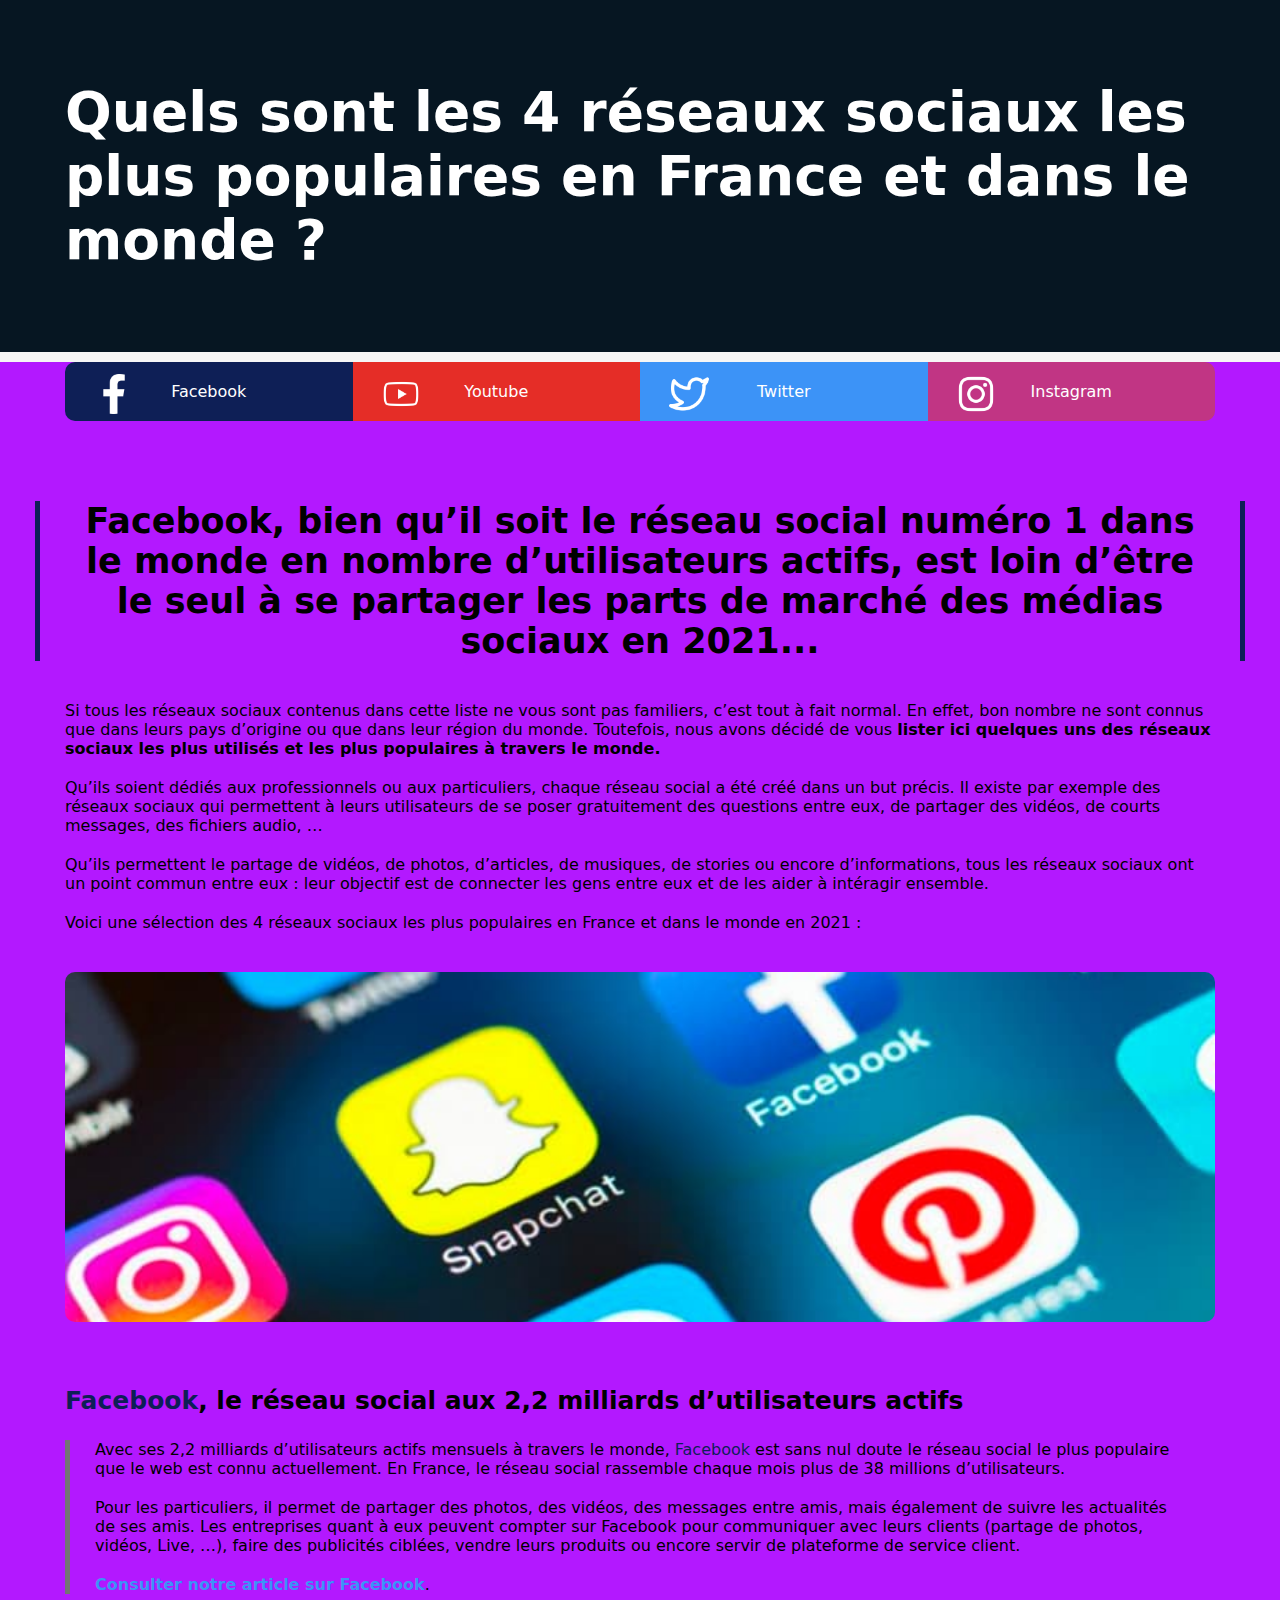
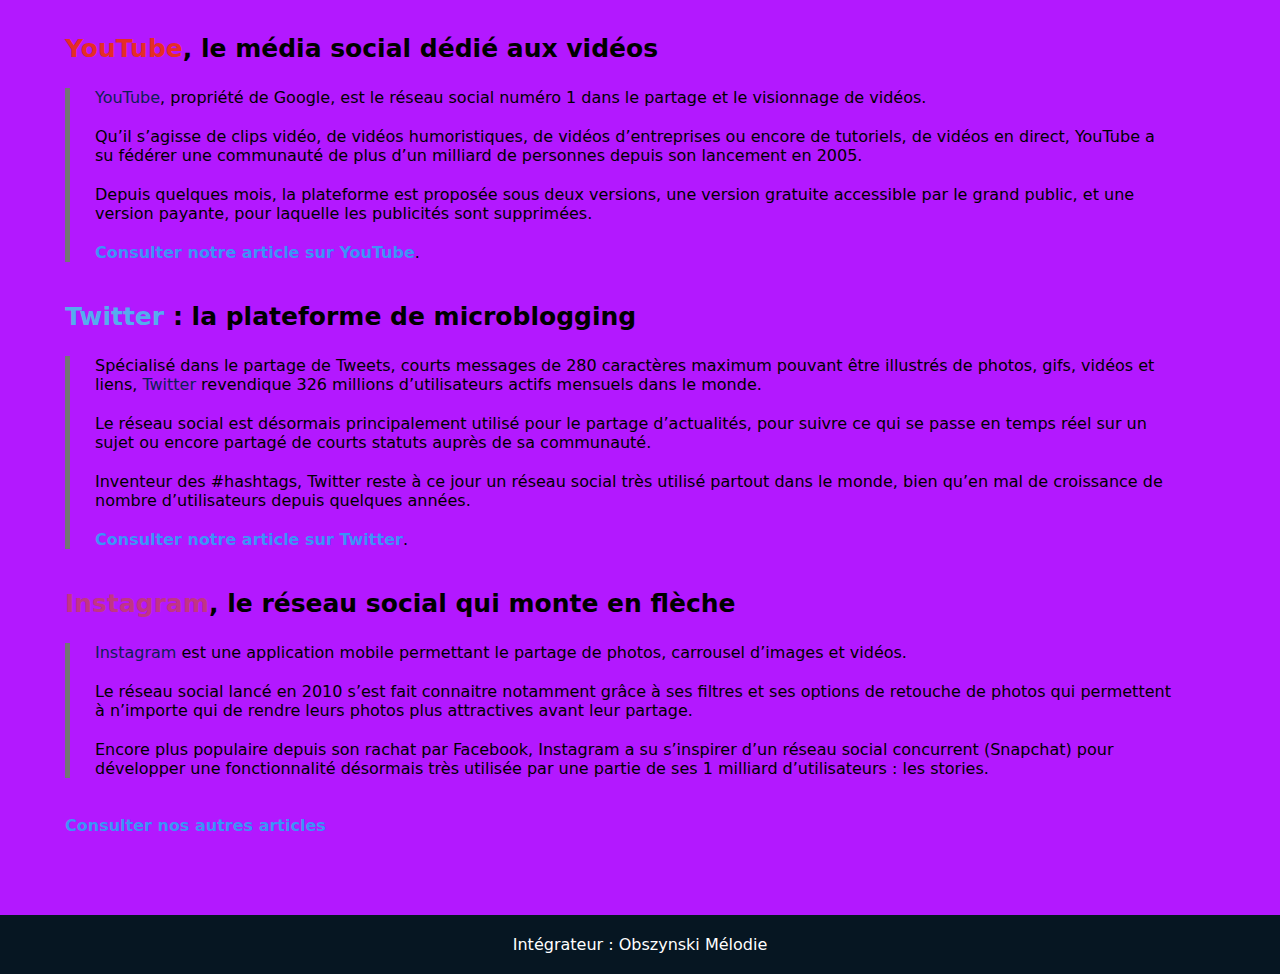
<file: TP-CSS/TP n°2 - Ciblage par attributs, pseudo classes & éléments/Pack TP2 CSS/CSS TP2/index.html>
<!DOCTYPE html>
<html lang="fr">
<head>
    <meta charset="UTF-8">
    <meta http-equiv="X-UA-Compatible" content="IE=edge">
    <meta name="viewport" content="width=device-width, initial-scale=1.0">
    <meta name="description" content="TP n°2 - Ciblage par attributs, pseudo classes & éléments, réalisation d'une navbar réseaux sociaux">
    <link rel="stylesheet" href="./css/style.css">
    <link rel="icon" href="https://www.mpa-pro.fr/resize/360x360/zc/3/f/0/src/sites/mpapro/files/products/d11445.png">
    <title>TP n°2 - Ciblage Mélodie Obszynski </title>
</head>
<body>
    <header>
        <h1>Quels sont les 4 réseaux sociaux les plus populaires en France et dans le monde&nbsp;?</h1>
    </header>
    <nav>
        <ul>
            <li id="facebook"><a href="#Facebook" title="Redirection vers l'article Facebook" ><img src="./src/icons/facebook.png" alt="Logo facebook" id="fb">Facebook</a></li>
            <li id="youtube"><a href="#Youtube" title="Redirection vers l'article Youtube"> <img src="./src/icons/youtube.png" alt="Logo youtube">Youtube</a></li>
            <li id="twitter"><a href="#Twitter" title="Redirection vers l'article Twitter"><img src="./src/icons/twitter.png" alt="Logo twitter">Twitter</a></li>
            <li id="instagram"><a href="#Instagram" title="Redirection vers l'article Instagram"><img src="./src/icons/instagram.png" alt="Logo instagram">Instagram</a></li>
        </ul>
    </nav>
    
    <!-- MENU DE NAVIGATION -->

    <main>
        <h2>
            Facebook, bien qu’il soit le réseau social numéro 1 dans le monde en nombre 
            d’utilisateurs actifs, est loin d’être le seul à se partager les parts de 
            marché des médias sociaux en 2021...
        </h2>

        <p class="intro">
            Si tous les réseaux sociaux contenus dans cette liste ne vous sont pas familiers, c’est tout à fait normal. 
            En effet, bon nombre ne sont connus que dans leurs pays d’origine ou que dans leur région du monde. 
            Toutefois, nous avons décidé de vous <strong>lister ici quelques uns des réseaux sociaux les plus utilisés et 
            les plus populaires à travers le monde.</strong>
        </p>

        <p class="intro">
            Qu’ils soient dédiés aux professionnels ou aux particuliers, chaque réseau social a été créé dans un but précis. 
            Il existe par exemple des réseaux sociaux qui permettent à leurs utilisateurs de se poser gratuitement des 
            questions entre eux, de partager des vidéos, de courts messages, des fichiers audio, …
        </p>

        <p class="intro">
            Qu’ils permettent le partage de vidéos, de photos, d’articles, de musiques, de stories ou encore 
            d’informations, tous les réseaux sociaux ont un point commun entre eux : leur objectif est de 
            connecter les gens entre eux et de les aider à intéragir ensemble.
        </p>

        <p class="intro">
            Voici une sélection des 4 réseaux sociaux les plus populaires en France et dans le monde en 2021&nbsp;:
        </p>

        <img src="src/img/liste-reseaux-sociaux.jpg" alt="Image logos réseaux sociaux">

        <article>
            <h3><span class="reseau" id="Facebook">Facebook</span>, le réseau social aux 2,2 milliards d’utilisateurs actifs</h3>
            <div>
                <p>
                    Avec ses 2,2 milliards d’utilisateurs actifs mensuels à travers le monde,
                    <a href="https://facebook.com/" target="_blank" title="Redirection vers facebook">Facebook</a> est sans nul doute le réseau social le plus populaire que le web
                    est connu actuellement. En France, le réseau social rassemble chaque mois
                    plus de 38 millions d’utilisateurs.
                </p>
                <p>
                    Pour les particuliers, il permet de partager des photos, des vidéos, des
                    messages entre amis, mais également de suivre les actualités de ses amis.
                    Les entreprises quant à eux peuvent compter sur Facebook pour communiquer
                    avec leurs clients (partage de photos, vidéos, Live, …), faire des publicités
                    ciblées, vendre leurs produits ou encore servir de plateforme de service client.
                </p>
                <p><a href="#" title="Redirection vers notre article sur Facebook" rel="no-follow"> Consulter notre article sur Facebook</a>.</p>
            </div>
        </article>

        <article>
            <h3><span class="reseau" id="Youtube">YouTube</span>, le média social dédié aux vidéos</h3>
            <div>
            <p><a href="https://www.youtube.com/" target="_blank" title="Redirection vers YouTube">YouTube</a>, propriété de Google, est le réseau social numéro 1 dans le partage et le visionnage de vidéos.</p>

                <p>
                    Qu’il s’agisse de clips vidéo, de vidéos humoristiques, de vidéos d’entreprises
                    ou encore de tutoriels, de vidéos en direct, YouTube a su fédérer une communauté
                    de plus d’un milliard de personnes depuis son lancement en 2005.
                </p>
                <p>
                    Depuis quelques mois, la plateforme est proposée sous deux versions, une version
                    gratuite accessible par le grand public, et une version payante, pour laquelle les
                    publicités sont supprimées.
                </p>
                <p><a href="#" title="Redirection vers notre article sur YouTube" rel="no-follow"> Consulter notre article sur YouTube</a>.</p>
            </div>
        </article>

        <article>
            <h3><span class="reseau" id="Twitter">Twitter</span>&nbsp;:&nbsp;la plateforme de microblogging</h3>
            <div>
                <p>
                    Spécialisé dans le partage de Tweets, courts messages de 280 caractères maximum
                    pouvant être illustrés de photos, gifs, vidéos et liens,
                    <a href="https://twitter.com/" target="_blank" title="Redirection vers Twitter">Twitter</a> revendique 326
                    millions d’utilisateurs actifs mensuels dans le monde.
                </p>
                <p>
                    Le réseau social est désormais principalement utilisé pour le partage d’actualités,
                    pour suivre ce qui se passe en temps réel sur un sujet ou encore partagé de courts
                    statuts auprès de sa communauté.
                </p>
                <p>
                    Inventeur des #hashtags, Twitter reste à ce jour un réseau social très utilisé partout
                    dans le monde, bien qu’en mal de croissance de nombre d’utilisateurs depuis quelques
                    années.
                </p>
                <p><a href="#" title="Redirection vers notre article sur Twitter" rel="no-follow"> Consulter notre article sur Twitter</a>.</p>
            </div>
        </article>

        <article>
            <h3><span class="reseau" id="Instagram">Instagram</span>, le réseau social qui monte en flèche</h3>
            <div>
                <p><a href="https://www.instagram.com/" target="_blank" title="Redirection vers Instagram">Instagram</a> est une application mobile permettant le partage de photos, carrousel d’images et vidéos.</p>
                <p>
                    Le réseau social lancé en 2010 s’est fait connaitre notamment grâce à ses filtres et
                    ses options de retouche de photos qui permettent à n’importe qui de rendre leurs
                    photos plus attractives avant leur partage.
                </p>
                <p>
                    Encore plus populaire depuis son rachat par Facebook, Instagram a su s’inspirer d’un
                    réseau social concurrent (Snapchat) pour développer une fonctionnalité désormais très
                    utilisée par une partie de ses 1 milliard d’utilisateurs : les stories.
                </p>
            </div>
        </article>

        <br><br>
        <a href="#" title="flower">Consulter nos autres articles</a>

    </main>

    <footer>
        <p>Intégrateur&nbsp;: <a href="https://github.com/Melodieobs?tab=repositories" title="Redirection vers le github du développeur" target="_blank">Obszynski Mélodie</a></p>
    </footer>

</body>
</html>
</file>
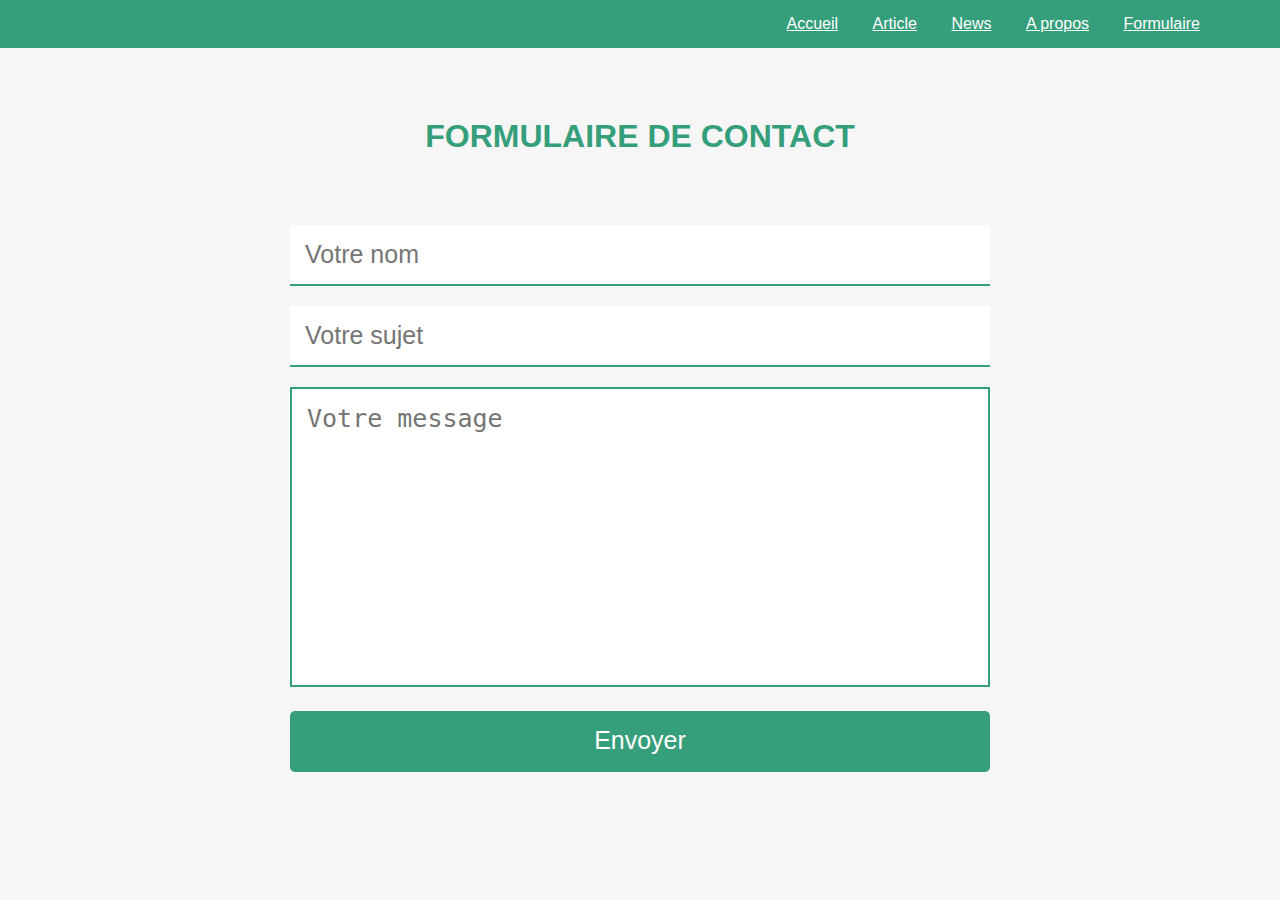
<file: TP-CSS/TP n°1 - Les sélecteurs/contact.html>
<!DOCTYPE html>
<html lang="fr">
<head>
    <meta charset="UTF-8">
    <meta http-equiv="X-UA-Compatible" content="IE=edge">
    <meta name="viewport" content="width=device-width, initial-scale=1.0">
    <meta name="descritpion" content="Réalisation d'un formulaire de contact">
    <link rel="stylesheet" href="./css/style.css">
    <link rel="icon" href="https://cdn-icons-png.flaticon.com/512/220/220107.png">
    <title>Formulaire de contact</title>
</head>
<body>
    <!-- Début d'entête -->
    <header>
        <nav>
            <ul>
                <li><a href="./index.html" title="redirection vers...">Accueil</a></li>
                <li><a href="#" title="redirection vers...">Article</a></li>
                <li><a href="#" title="redirection vers...">News</a></li>
                <li><a href="#" title="redirection vers...">A propos</a></li>
                <li><a href="#" title="Formulaire">Formulaire</a></li>
            </ul>
        </nav>
        <h1>Formulaire de contact</h1>

    </header>
    <!-- Fin d'entête -->
    
    <!-- Début de la section principal -->
    <main>
        <!-- Début de formulaire -->
        <form action="#" method="POST">
            
                <input type="text" name="votreNom" id="nom" placeholder="Votre nom">

                <input type="text" name="votreSujet" id="sujet" placeholder="Votre sujet">

                <textarea name="champDeSaisie" placeholder="Votre message"></textarea>

                <input type="submit" value="Envoyer" class="envoi">
    
        </form>
        <!-- Fin de formulaire -->
    </main>
    <!-- fin de la section principal -->
</body>
</html>
</file>
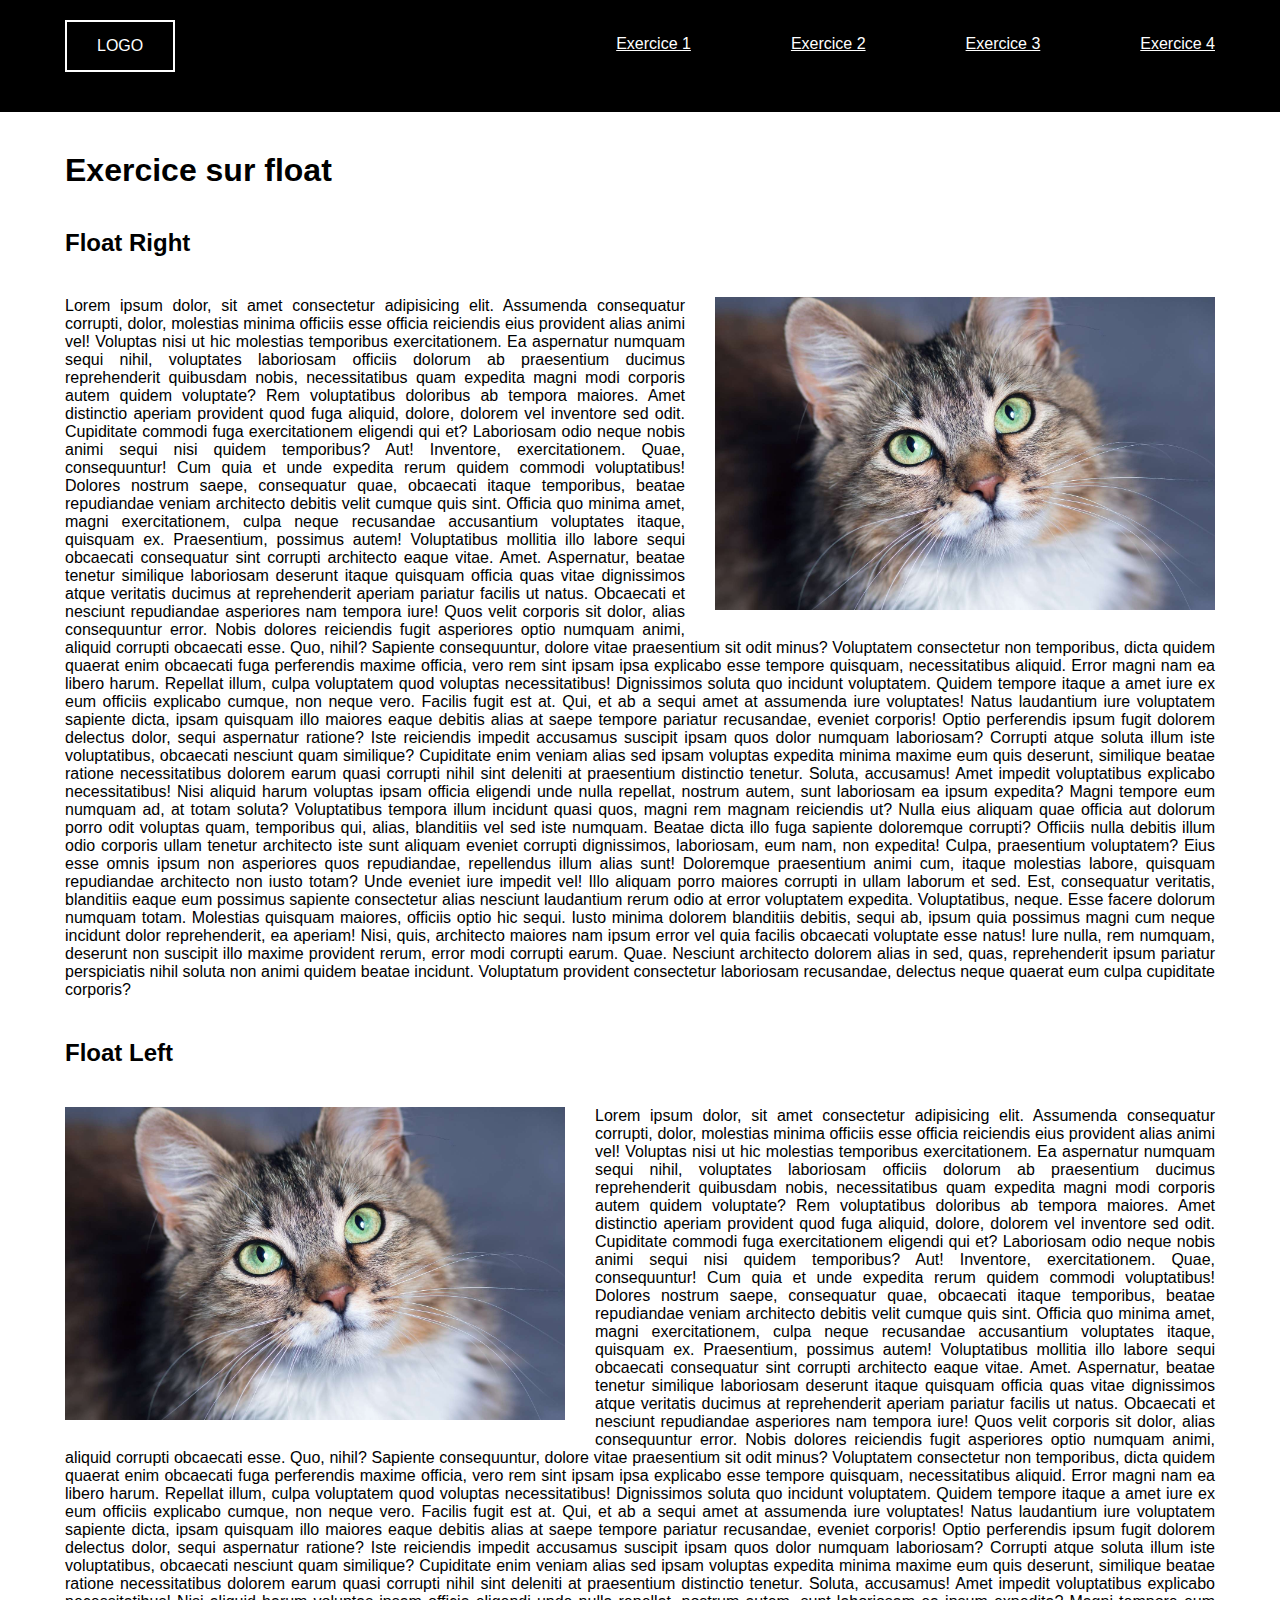
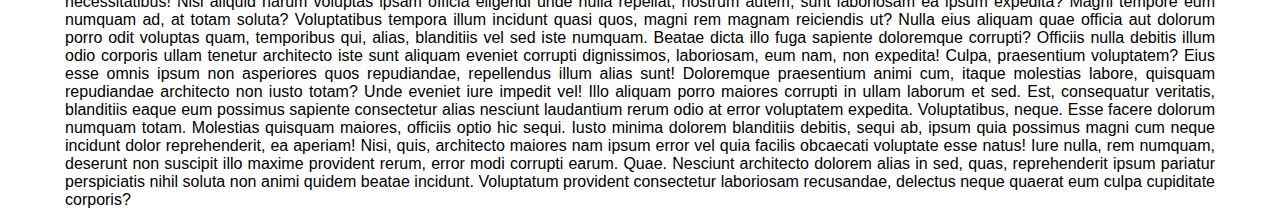
<file: TP-CSS/Pack TP4 CSS/Pack TP4 CSS/exo2.html>
<!DOCTYPE html>
<html lang="zxx">
<head>
    <meta charset="UTF-8">
    <meta http-equiv="X-UA-Compatible" content="IE=edge">
    <meta name="viewport" content="width=device-width, initial-scale=1.0">
    <meta name="description" content="TP4 CSS EXO2 - MOBILE FIRST">
    <link rel="icon" href="https://www.mpa-pro.fr/resize/360x360/zc/3/f/0/src/sites/mpapro/files/products/d11445.png">
    <link rel="stylesheet" href="./css/exo2.css">
    <title>TP n°4 CSS - Exercice n°2 - Mobile first</title>
</head>



<body>

    <header>
        <nav>
            <div class="logo">
                <p>Logo</p>
            </div>
            <ul>
                <li><a href="#" title="redirection vers ...">Exercice 1</a></li>
                <li><a href="#" title="redirection vers ...">Exercice 2</a></li>
                <li><a href="#" title="redirection vers ...">Exercice 3</a></li>
                <li><a href="#" title="redirection vers ...">Exercice 4</a></li>
            </ul>
        </nav>
    </header>

    <main>
        <h1>Exercice sur float</h1>

        <article id="1">
            <h2>Float Right</h2>
            <div class="imageFlottanteDroite">
                <img src="src/img/chat.jpg" alt="Le chat Droite">
            </div>
                <div class="justeLeTexte">
                    <p>
                        Lorem ipsum dolor, sit amet consectetur adipisicing elit. Assumenda consequatur corrupti, dolor, molestias minima officiis esse officia reiciendis eius provident alias animi vel! Voluptas nisi ut hic molestias temporibus exercitationem.
                        Ea aspernatur numquam sequi nihil, voluptates laboriosam officiis dolorum ab praesentium ducimus reprehenderit quibusdam nobis, necessitatibus quam expedita magni modi corporis autem quidem voluptate? Rem voluptatibus doloribus ab tempora maiores.
                        Amet distinctio aperiam provident quod fuga aliquid, dolore, dolorem vel inventore sed odit. Cupiditate commodi fuga exercitationem eligendi qui et? Laboriosam odio neque nobis animi sequi nisi quidem temporibus? Aut!
                        Inventore, exercitationem. Quae, consequuntur! Cum quia et unde expedita rerum quidem commodi voluptatibus! Dolores nostrum saepe, consequatur quae, obcaecati itaque temporibus, beatae repudiandae veniam architecto debitis velit cumque quis sint.
                        Officia quo minima amet, magni exercitationem, culpa neque recusandae accusantium voluptates itaque, quisquam ex. Praesentium, possimus autem! Voluptatibus mollitia illo labore sequi obcaecati consequatur sint corrupti architecto eaque vitae. Amet.
                        Aspernatur, beatae tenetur similique laboriosam deserunt itaque quisquam officia quas vitae dignissimos atque veritatis ducimus at reprehenderit aperiam pariatur facilis ut natus. Obcaecati et nesciunt repudiandae asperiores nam tempora iure!
                        Quos velit corporis sit dolor, alias consequuntur error. Nobis dolores reiciendis fugit asperiores optio numquam animi, aliquid corrupti obcaecati esse. Quo, nihil? Sapiente consequuntur, dolore vitae praesentium sit odit minus?
                        Voluptatem consectetur non temporibus, dicta quidem quaerat enim obcaecati fuga perferendis maxime officia, vero rem sint ipsam ipsa explicabo esse tempore quisquam, necessitatibus aliquid. Error magni nam ea libero harum.
                        Repellat illum, culpa voluptatem quod voluptas necessitatibus! Dignissimos soluta quo incidunt voluptatem. Quidem tempore itaque a amet iure ex eum officiis explicabo cumque, non neque vero. Facilis fugit est at.
                        Qui, et ab a sequi amet at assumenda iure voluptates! Natus laudantium iure voluptatem sapiente dicta, ipsam quisquam illo maiores eaque debitis alias at saepe tempore pariatur recusandae, eveniet corporis!
                        Optio perferendis ipsum fugit dolorem delectus dolor, sequi aspernatur ratione? Iste reiciendis impedit accusamus suscipit ipsam quos dolor numquam laboriosam? Corrupti atque soluta illum iste voluptatibus, obcaecati nesciunt quam similique?
                        Cupiditate enim veniam alias sed ipsam voluptas expedita minima maxime eum quis deserunt, similique beatae ratione necessitatibus dolorem earum quasi corrupti nihil sint deleniti at praesentium distinctio tenetur. Soluta, accusamus!
                        Amet impedit voluptatibus explicabo necessitatibus! Nisi aliquid harum voluptas ipsam officia eligendi unde nulla repellat, nostrum autem, sunt laboriosam ea ipsum expedita? Magni tempore eum numquam ad, at totam soluta?
                        Voluptatibus tempora illum incidunt quasi quos, magni rem magnam reiciendis ut? Nulla eius aliquam quae officia aut dolorum porro odit voluptas quam, temporibus qui, alias, blanditiis vel sed iste numquam.
                        Beatae dicta illo fuga sapiente doloremque corrupti? Officiis nulla debitis illum odio corporis ullam tenetur architecto iste sunt aliquam eveniet corrupti dignissimos, laboriosam, eum nam, non expedita! Culpa, praesentium voluptatem?
                        Eius esse omnis ipsum non asperiores quos repudiandae, repellendus illum alias sunt! Doloremque praesentium animi cum, itaque molestias labore, quisquam repudiandae architecto non iusto totam? Unde eveniet iure impedit vel!
                        Illo aliquam porro maiores corrupti in ullam laborum et sed. Est, consequatur veritatis, blanditiis eaque eum possimus sapiente consectetur alias nesciunt laudantium rerum odio at error voluptatem expedita. Voluptatibus, neque.
                        Esse facere dolorum numquam totam. Molestias quisquam maiores, officiis optio hic sequi. Iusto minima dolorem blanditiis debitis, sequi ab, ipsum quia possimus magni cum neque incidunt dolor reprehenderit, ea aperiam!
                        Nisi, quis, architecto maiores nam ipsum error vel quia facilis obcaecati voluptate esse natus! Iure nulla, rem numquam, deserunt non suscipit illo maxime provident rerum, error modi corrupti earum. Quae.
                        Nesciunt architecto dolorem alias in sed, quas, reprehenderit ipsum pariatur perspiciatis nihil soluta non animi quidem beatae incidunt. Voluptatum provident consectetur laboriosam recusandae, delectus neque quaerat eum culpa cupiditate corporis?
                    </p>
                </div>
        </article>


        <article id="2">
            <h2>Float Left</h2>
            <div class="imageFlottanteGauche">
                <img src="src/img/chat.jpg" alt="Le chat gauche">
            </div>
            <div class="justeLeTexte">
                <p>
                        Lorem ipsum dolor, sit amet consectetur adipisicing elit. Assumenda consequatur corrupti, dolor, molestias minima officiis esse officia reiciendis eius provident alias animi vel! Voluptas nisi ut hic molestias temporibus exercitationem.
                        Ea aspernatur numquam sequi nihil, voluptates laboriosam officiis dolorum ab praesentium ducimus reprehenderit quibusdam nobis, necessitatibus quam expedita magni modi corporis autem quidem voluptate? Rem voluptatibus doloribus ab tempora maiores.
                        Amet distinctio aperiam provident quod fuga aliquid, dolore, dolorem vel inventore sed odit. Cupiditate commodi fuga exercitationem eligendi qui et? Laboriosam odio neque nobis animi sequi nisi quidem temporibus? Aut!
                        Inventore, exercitationem. Quae, consequuntur! Cum quia et unde expedita rerum quidem commodi voluptatibus! Dolores nostrum saepe, consequatur quae, obcaecati itaque temporibus, beatae repudiandae veniam architecto debitis velit cumque quis sint.
                        Officia quo minima amet, magni exercitationem, culpa neque recusandae accusantium voluptates itaque, quisquam ex. Praesentium, possimus autem! Voluptatibus mollitia illo labore sequi obcaecati consequatur sint corrupti architecto eaque vitae. Amet.
                        Aspernatur, beatae tenetur similique laboriosam deserunt itaque quisquam officia quas vitae dignissimos atque veritatis ducimus at reprehenderit aperiam pariatur facilis ut natus. Obcaecati et nesciunt repudiandae asperiores nam tempora iure!
                        Quos velit corporis sit dolor, alias consequuntur error. Nobis dolores reiciendis fugit asperiores optio numquam animi, aliquid corrupti obcaecati esse. Quo, nihil? Sapiente consequuntur, dolore vitae praesentium sit odit minus?
                        Voluptatem consectetur non temporibus, dicta quidem quaerat enim obcaecati fuga perferendis maxime officia, vero rem sint ipsam ipsa explicabo esse tempore quisquam, necessitatibus aliquid. Error magni nam ea libero harum.
                        Repellat illum, culpa voluptatem quod voluptas necessitatibus! Dignissimos soluta quo incidunt voluptatem. Quidem tempore itaque a amet iure ex eum officiis explicabo cumque, non neque vero. Facilis fugit est at.
                        Qui, et ab a sequi amet at assumenda iure voluptates! Natus laudantium iure voluptatem sapiente dicta, ipsam quisquam illo maiores eaque debitis alias at saepe tempore pariatur recusandae, eveniet corporis!
                        Optio perferendis ipsum fugit dolorem delectus dolor, sequi aspernatur ratione? Iste reiciendis impedit accusamus suscipit ipsam quos dolor numquam laboriosam? Corrupti atque soluta illum iste voluptatibus, obcaecati nesciunt quam similique?
                        Cupiditate enim veniam alias sed ipsam voluptas expedita minima maxime eum quis deserunt, similique beatae ratione necessitatibus dolorem earum quasi corrupti nihil sint deleniti at praesentium distinctio tenetur. Soluta, accusamus!
                        Amet impedit voluptatibus explicabo necessitatibus! Nisi aliquid harum voluptas ipsam officia eligendi unde nulla repellat, nostrum autem, sunt laboriosam ea ipsum expedita? Magni tempore eum numquam ad, at totam soluta?
                        Voluptatibus tempora illum incidunt quasi quos, magni rem magnam reiciendis ut? Nulla eius aliquam quae officia aut dolorum porro odit voluptas quam, temporibus qui, alias, blanditiis vel sed iste numquam.
                        Beatae dicta illo fuga sapiente doloremque corrupti? Officiis nulla debitis illum odio corporis ullam tenetur architecto iste sunt aliquam eveniet corrupti dignissimos, laboriosam, eum nam, non expedita! Culpa, praesentium voluptatem?
                        Eius esse omnis ipsum non asperiores quos repudiandae, repellendus illum alias sunt! Doloremque praesentium animi cum, itaque molestias labore, quisquam repudiandae architecto non iusto totam? Unde eveniet iure impedit vel!
                        Illo aliquam porro maiores corrupti in ullam laborum et sed. Est, consequatur veritatis, blanditiis eaque eum possimus sapiente consectetur alias nesciunt laudantium rerum odio at error voluptatem expedita. Voluptatibus, neque.
                        Esse facere dolorum numquam totam. Molestias quisquam maiores, officiis optio hic sequi. Iusto minima dolorem blanditiis debitis, sequi ab, ipsum quia possimus magni cum neque incidunt dolor reprehenderit, ea aperiam!
                        Nisi, quis, architecto maiores nam ipsum error vel quia facilis obcaecati voluptate esse natus! Iure nulla, rem numquam, deserunt non suscipit illo maxime provident rerum, error modi corrupti earum. Quae.
                        Nesciunt architecto dolorem alias in sed, quas, reprehenderit ipsum pariatur perspiciatis nihil soluta non animi quidem beatae incidunt. Voluptatum provident consectetur laboriosam recusandae, delectus neque quaerat eum culpa cupiditate corporis?
                    </p>
            </div>
        </article>
        
    </main>
    
</body>
</html>
</file>
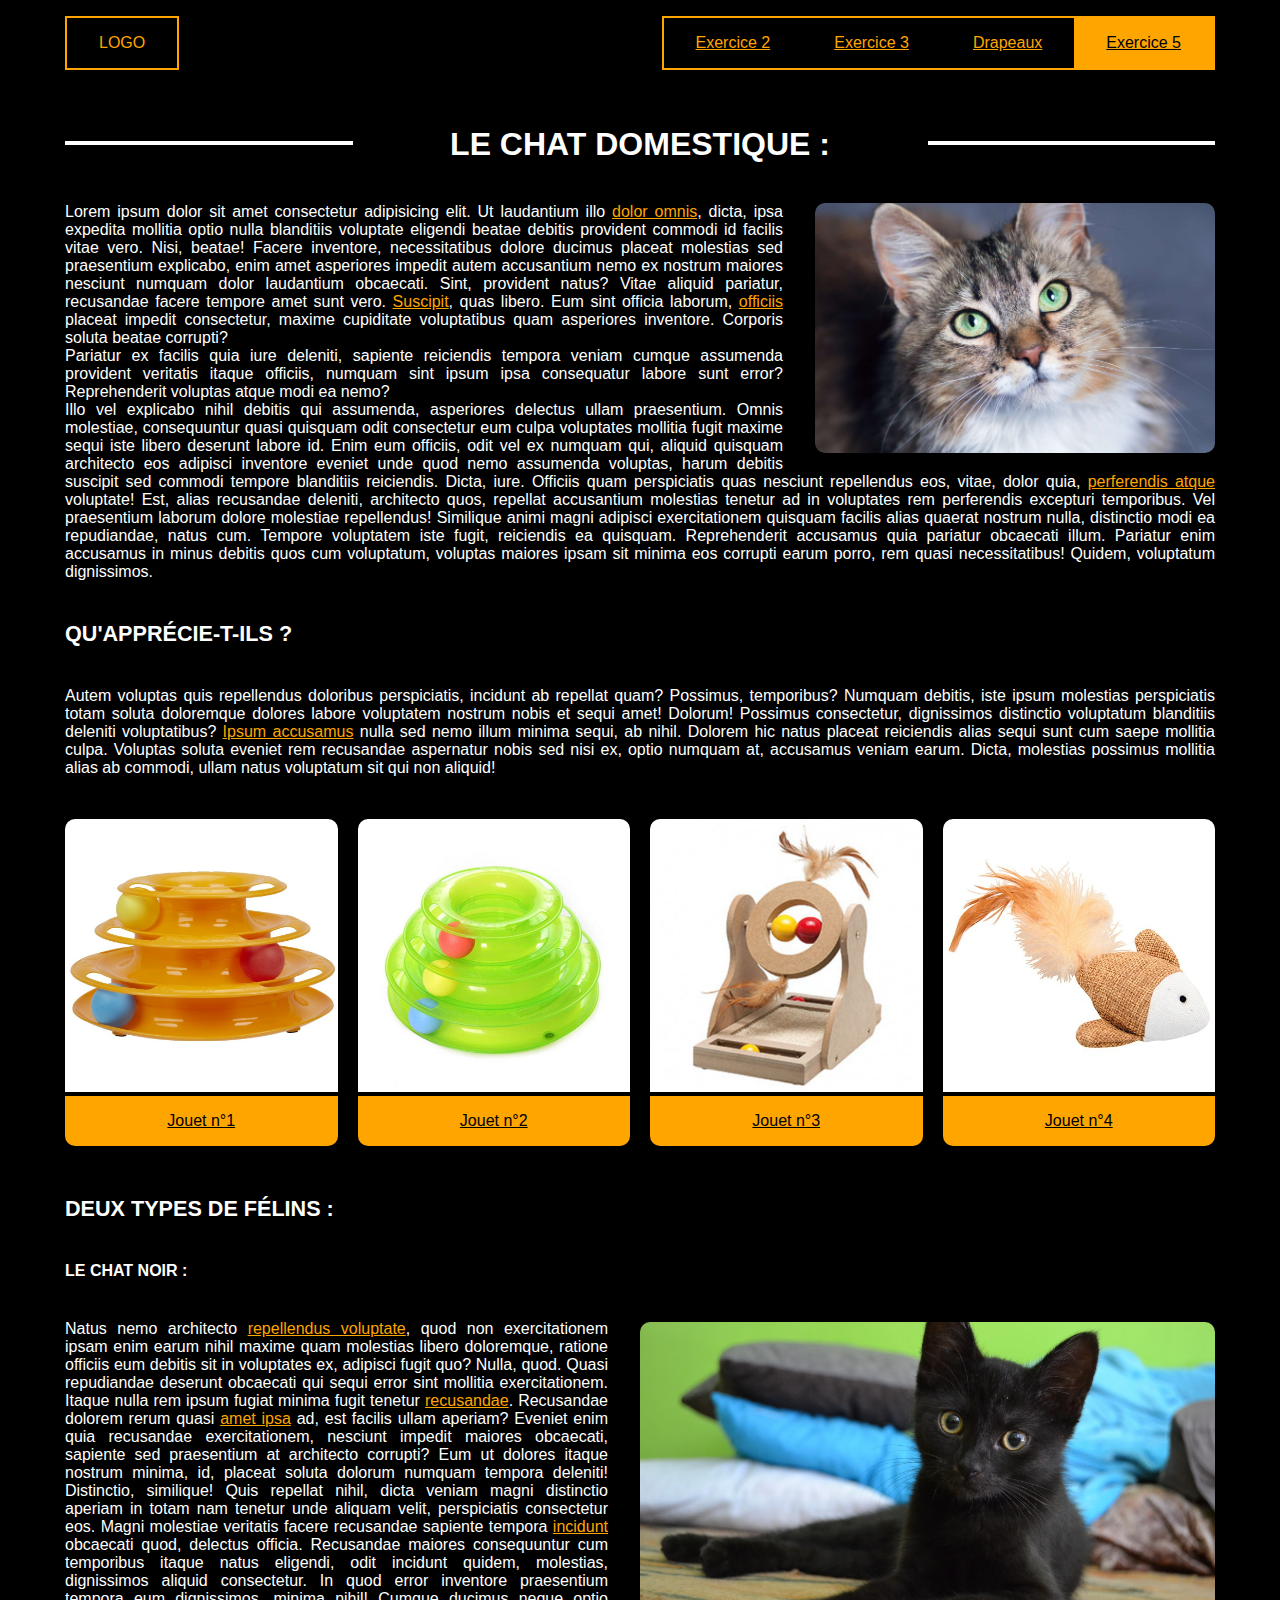
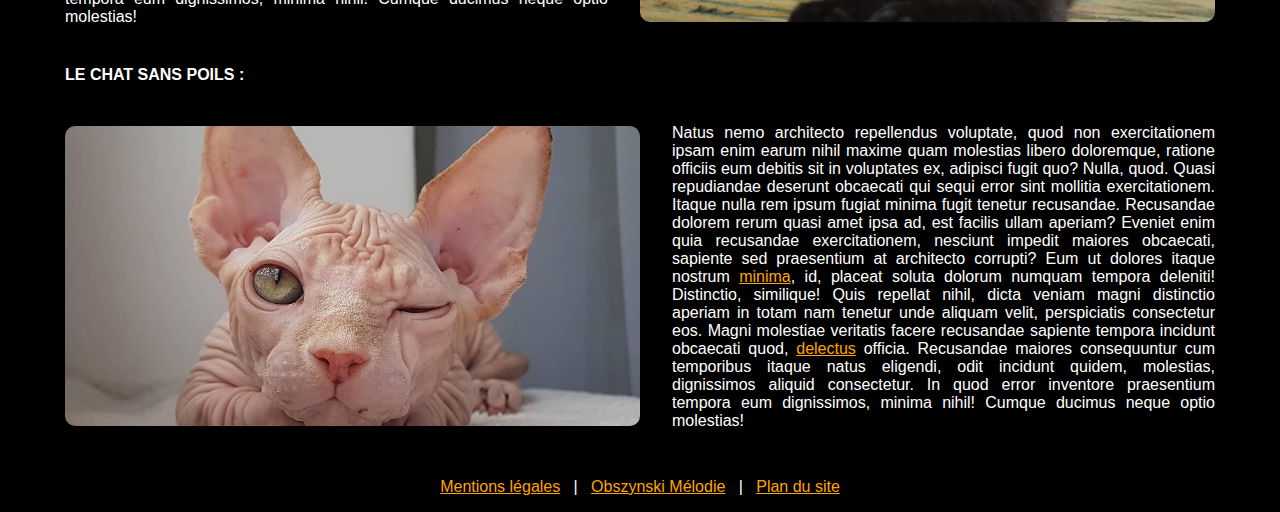
<file: TP-CSS/Pack TP4 CSS/Pack TP4 CSS/exo3.html>
<!DOCTYPE html>
<html lang="zxx">
<head>
    <meta charset="UTF-8">
    <meta http-equiv="X-UA-Compatible" content="IE=edge">
    <meta name="viewport" content="width=device-width, initial-scale=1.0">
    <meta name="description" content="...">
    <link rel="icon" href="https://www.mpa-pro.fr/resize/360x360/zc/3/f/0/src/sites/mpapro/files/products/d11445.png">
    <link rel="stylesheet" href="./css/exo3.css">
    <title>CSS TP4 - Desktop First</title>
</head>

<body>
    <header>
        <nav>
            <p>LOGO</p>
            <ul>
                <li><a href="./exo2(float).html" title="Redirection exercice 2">Exercice 2</a></li>
                <li><a href="./exo3-relativeAbsolute.html" title="Redirection vers l'exercice n°3">Exercice 3</a></li>
                <li><a href="./drapeaux.html" title="Redirection vers l'exercice sur les drapeaux">Drapeaux</a></li>
                <li><a href="#" title="Page actuelle">Exercice 5</a></li>
            </ul>
        </nav>
    </header>

    <main>
        <h1>Le chat domestique : </h1>
        <article>
            <div class="illustration floatRight">
                <img src="./src/img/chat.jpg" alt="Photo de chat">
            </div>
            <div class="introText">
                <p>Lorem ipsum dolor sit amet consectetur adipisicing elit. Ut laudantium illo <a href="#" title="Redirection vers ...">dolor omnis</a>, dicta, ipsa expedita mollitia optio nulla blanditiis voluptate eligendi beatae debitis provident commodi id facilis vitae vero.
                Nisi, beatae! Facere inventore, necessitatibus dolore ducimus placeat molestias sed praesentium explicabo, enim amet asperiores impedit autem accusantium nemo ex nostrum maiores nesciunt numquam dolor laudantium obcaecati. Sint, provident natus?
                Vitae aliquid pariatur, recusandae facere tempore amet sunt vero. <a href="#" title="Redirection vers ...">Suscipit</a>, quas libero. Eum sint officia laborum, <a href="#" title="Redirection vers ...">officiis</a> placeat impedit consectetur, maxime cupiditate voluptatibus quam asperiores inventore. Corporis soluta beatae corrupti?</p>

                <p>Pariatur ex facilis quia iure deleniti, sapiente reiciendis tempora veniam cumque assumenda provident veritatis itaque officiis, numquam sint ipsum ipsa consequatur labore sunt error? Reprehenderit voluptas atque modi ea nemo?</p>

                <p>Illo vel explicabo nihil debitis qui assumenda, asperiores delectus ullam praesentium. Omnis molestiae, consequuntur quasi quisquam odit consectetur eum culpa voluptates mollitia fugit maxime sequi iste libero deserunt labore id.
                Enim eum officiis, odit vel ex numquam qui, aliquid quisquam architecto eos adipisci inventore eveniet unde quod nemo assumenda voluptas, harum debitis suscipit sed commodi tempore blanditiis reiciendis. Dicta, iure.
                Officiis quam perspiciatis quas nesciunt repellendus eos, vitae, dolor quia, <a href="#" title="Redirection vers ...">perferendis atque</a> voluptate! Est, alias recusandae deleniti, architecto quos, repellat accusantium molestias tenetur ad in voluptates rem perferendis excepturi temporibus.
                Vel praesentium laborum dolore molestiae repellendus! Similique animi magni adipisci exercitationem quisquam facilis alias quaerat nostrum nulla, distinctio modi ea repudiandae, natus cum. Tempore voluptatem iste fugit, reiciendis ea quisquam.
                Reprehenderit accusamus quia pariatur obcaecati illum. Pariatur enim accusamus in minus debitis quos cum voluptatum, voluptas maiores ipsam sit minima eos corrupti earum porro, rem quasi necessitatibus! Quidem, voluptatum dignissimos.</p>
            </div>

            <h2>Qu'apprécie-t-ils ? </h2>
            <p>Autem voluptas quis repellendus doloribus perspiciatis, incidunt ab repellat quam? Possimus, temporibus? Numquam debitis, iste ipsum molestias perspiciatis totam soluta doloremque dolores labore voluptatem nostrum nobis et sequi amet! Dolorum!
            Possimus consectetur, dignissimos distinctio voluptatum blanditiis deleniti voluptatibus? <a href="#" title="Redirection vers ...">Ipsum accusamus</a> nulla sed nemo illum minima sequi, ab nihil. Dolorem hic natus placeat reiciendis alias sequi sunt cum saepe mollitia culpa.
            Voluptas soluta eveniet rem recusandae aspernatur nobis sed nisi ex, optio numquam at, accusamus veniam earum. Dicta, molestias possimus mollitia alias ab commodi, ullam natus voluptatum sit qui non aliquid!</p>
            
            <div class="inline-blocks-container">
                <figure class="inline-block">
                    <img src="src/img/jouet.jpg">
                    <figcaption>
                        <a href="#" title="Redirection vers Amazon...">Jouet n°1</a>
                    </figcaption>
                </figure>
                <figure class="inline-block">
                    <img src="src/img/jouet2.jpg">
                    <figcaption>
                        <a href="#" title="Redirection vers Amazon...">Jouet n°2</a>
                    </figcaption>
                </figure>
                <figure class="inline-block">
                    <img src="src/img/jouet3.jpg">
                    <figcaption>
                        <a href="#" title="Redirection vers Amazon...">Jouet n°3</a>
                    </figcaption>
                </figure>
                <figure class="inline-block">
                    <img src="src/img/jouet4.jpg">
                    <figcaption>
                        <a href="#" title="Redirection vers Amazon...">Jouet n°4</a>
                    </figcaption>
                </figure>
            </div>

            <h2>Deux types de félins :</h2>
            <h3>Le chat noir :</h3>
            <div class="inline-scnd-container">
                <div class="inline-scnd">
                    <p>Natus nemo architecto <a href="#" title="Redirection vers ...">repellendus voluptate</a>, quod non exercitationem ipsam enim earum nihil maxime quam molestias libero doloremque, ratione officiis eum debitis sit in voluptates ex, adipisci fugit quo? Nulla, quod.
                    Quasi repudiandae deserunt obcaecati qui sequi error sint mollitia exercitationem. Itaque nulla rem ipsum fugiat minima fugit tenetur <a href="#" title="Redirection vers ...">recusandae</a>. Recusandae dolorem rerum quasi <a href="#" title="Redirection vers ...">amet ipsa</a> ad, est facilis ullam aperiam?
                    Eveniet enim quia recusandae exercitationem, nesciunt impedit maiores obcaecati, sapiente sed praesentium at architecto corrupti? Eum ut dolores itaque nostrum minima, id, placeat soluta dolorum numquam tempora deleniti! Distinctio, similique!
                    Quis repellat nihil, dicta veniam magni distinctio aperiam in totam nam tenetur unde aliquam velit, perspiciatis consectetur eos. Magni molestiae veritatis facere recusandae sapiente tempora <a href="#" title="Redirection vers ....">incidunt</a> obcaecati quod, delectus officia.
                    Recusandae maiores consequuntur cum temporibus itaque natus eligendi, odit incidunt quidem, molestias, dignissimos aliquid consectetur. In quod error inventore praesentium tempora eum dignissimos, minima nihil! Cumque ducimus neque optio molestias!
                    </p>
                </div>

                <div class="inline-scnd image">
                    <img src="./src/img/chaton-noir.jpg" alt="Photo de chat noir">
                </div>
            </div>

            <h3>Le chat sans poils :</h3>
            <div class="inline-scnd-container">
                <div class="inline-scnd image">
                    <img src="./src/img/chat-sans-poils.jpg" alt="Photo de chat noir">
                </div>

                <div class="inline-scnd">
                    <p>Natus nemo architecto repellendus voluptate, quod non exercitationem ipsam enim earum nihil maxime quam molestias libero doloremque, ratione officiis eum debitis sit in voluptates ex, adipisci fugit quo? Nulla, quod.
                        Quasi repudiandae deserunt obcaecati qui sequi error sint mollitia exercitationem. Itaque nulla rem ipsum fugiat minima fugit tenetur recusandae. Recusandae dolorem rerum quasi amet ipsa ad, est facilis ullam aperiam?
                        Eveniet enim quia recusandae exercitationem, nesciunt impedit maiores obcaecati, sapiente sed praesentium at architecto corrupti? Eum ut dolores itaque nostrum <a href="#" title="Redirection vers ....">minima</a>, id, placeat soluta dolorum numquam tempora deleniti! Distinctio, similique!
                        Quis repellat nihil, dicta veniam magni distinctio aperiam in totam nam tenetur unde aliquam velit, perspiciatis consectetur eos. Magni molestiae veritatis facere recusandae sapiente tempora incidunt obcaecati quod, <a href="#" title="Redirection vers ....">delectus</a> officia.
                        Recusandae maiores consequuntur cum temporibus itaque natus eligendi, odit incidunt quidem, molestias, dignissimos aliquid consectetur. In quod error inventore praesentium tempora eum dignissimos, minima nihil! Cumque ducimus neque optio molestias!
                    </p>
                </div>
            </div>
        </article>
    </main>

    <footer>
        <a href="#">Mentions légales</a>&nbsp;&nbsp;&nbsp;|&nbsp;&nbsp;&nbsp;<a href="https://github.com/Melodieobs?tab=repositories">Obszynski Mélodie</a>&nbsp;&nbsp;&nbsp;|&nbsp;&nbsp;&nbsp;<a href="#">Plan du site</a>
    </footer>
    
</body>
</html>
</file>
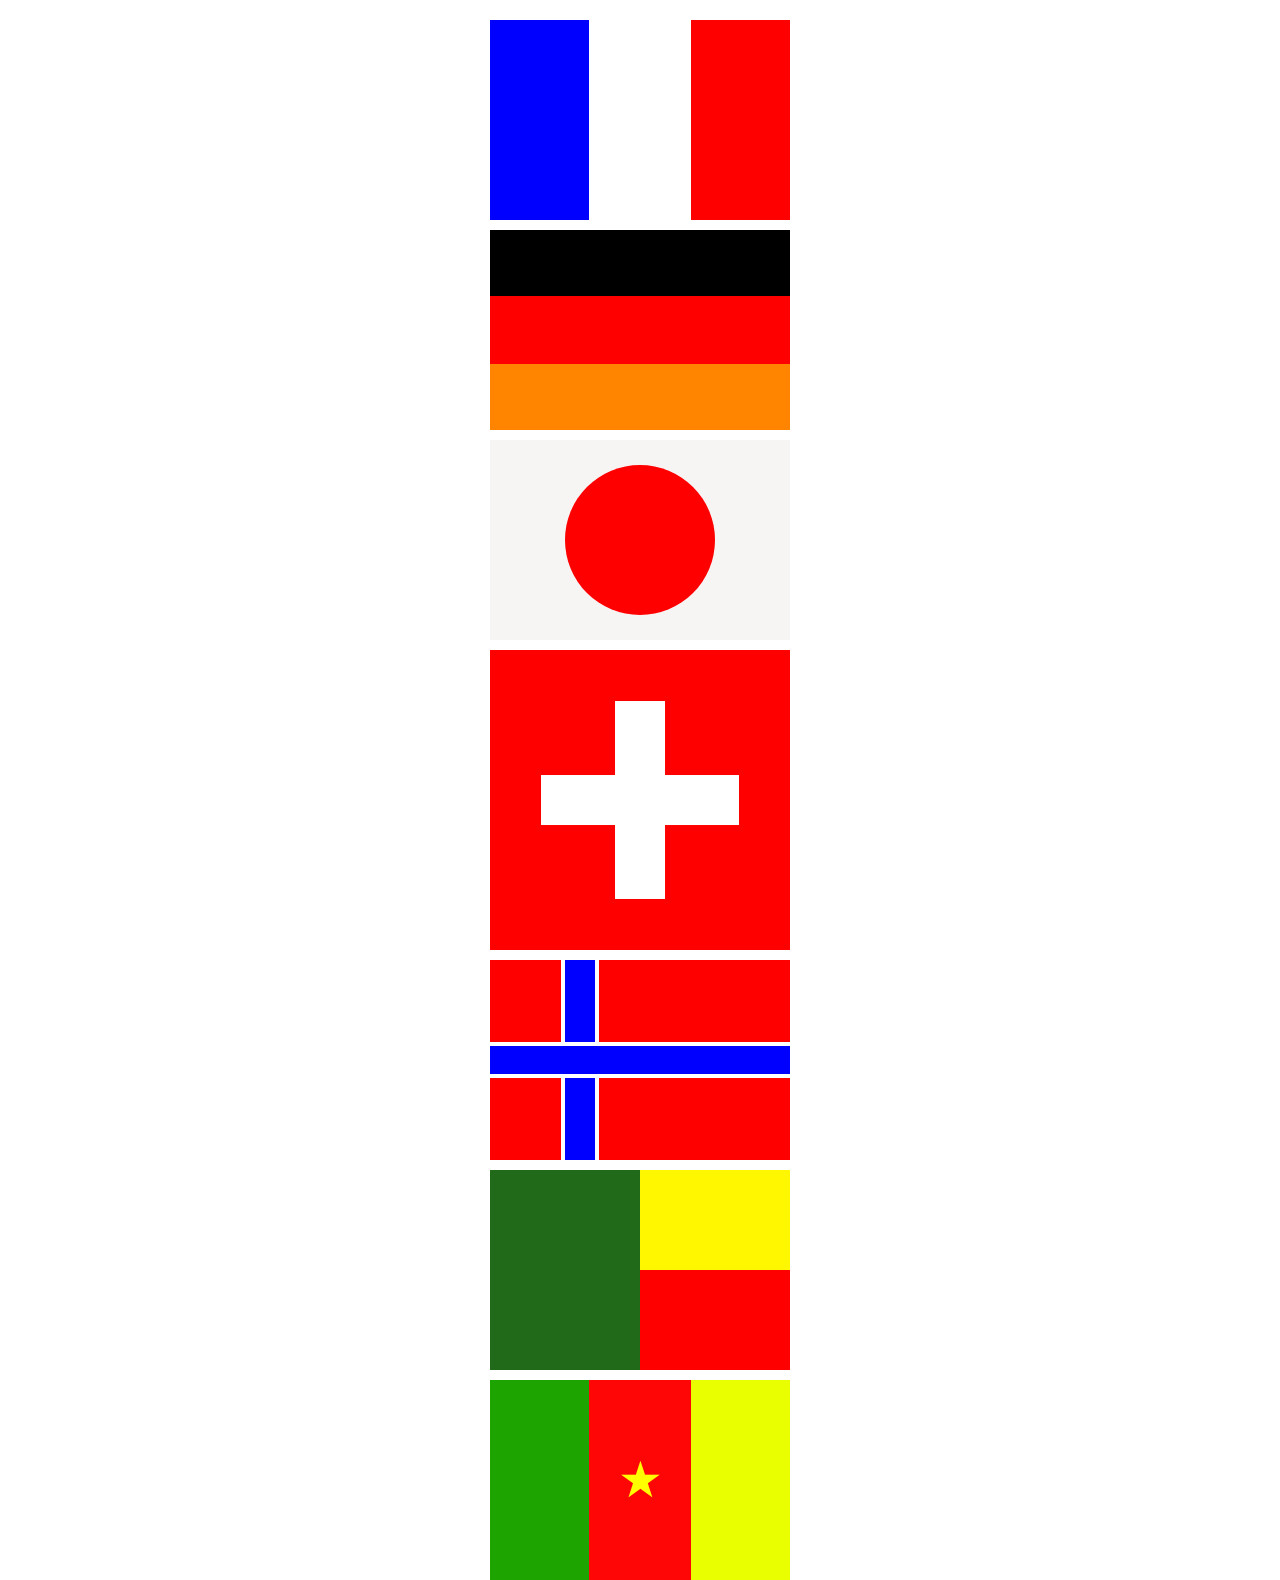
<file: TP-CSS/TP n°3 - Le positionnement/CSS TP3/drapeaux.html>
<!DOCTYPE html>
<html lang="en">
<head>
    <meta charset="UTF-8">
    <meta http-equiv="X-UA-Compatible" content="IE=edge">
    <meta name="viewport" content="width=device-width, initial-scale=1.0">
    <meta name="description" content="Réalisation de plusieurs drapeaux avec une seul div par drapeaux !">
    <link rel="stylesheet" href="./css/drapeaux.css">
    <link rel="icon" href="https://www.mpa-pro.fr/resize/360x360/zc/3/f/0/src/sites/mpapro/files/products/d11445.png">
    <title>Exercice TP3 - drapeaux</title>
</head>
<body>
    <header>

    </header>
    <main>
        <div class="france"></div>
        <div class="allemagne"></div>
        <div class="japon"></div>
        <div class="suisse"></div>
        <div class="norvege"></div>
        <div class="benin"></div>
        <div class="cameron"></div>
    </main>
</body>
</html>
</file>
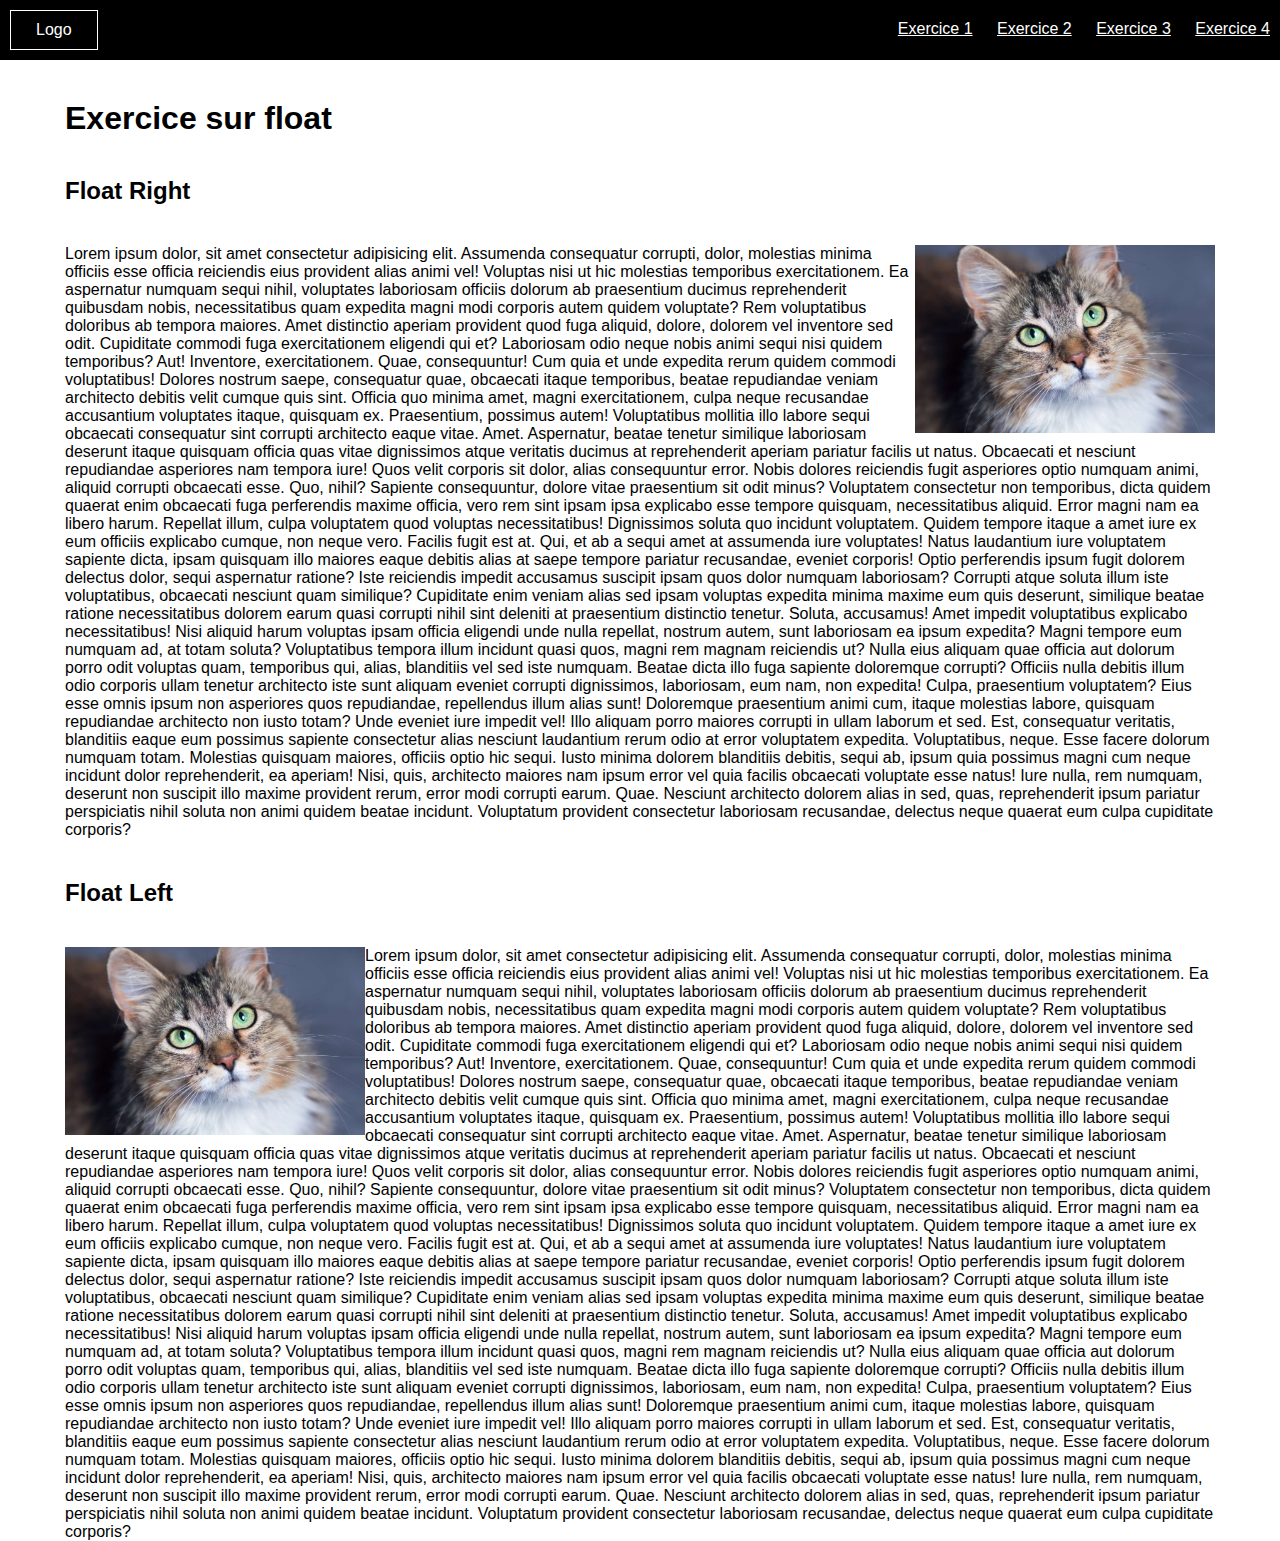
<file: TP-CSS/TP n°3 - Le positionnement/CSS TP3/exo2(float).html>
<!DOCTYPE html>
<html lang="zxx">
<head>
    <meta charset="UTF-8">
    <meta http-equiv="X-UA-Compatible" content="IE=edge">
    <meta name="viewport" content="width=device-width, initial-scale=1.0">
    <meta name="description" content="TP3 CSS EXO1 - FLOAT">
    <link rel="stylesheet" href="./css/exo2.css">
    <link rel="icon" href="https://www.mpa-pro.fr/resize/360x360/zc/3/f/0/src/sites/mpapro/files/products/d11445.png">
    <title>TP n°3 CSS - Exercice n°2 - FLOAT</title>
</head>
<body>

    <header>
        <p>Logo</p>
        <!-- Menu de navigation -->
        <nav>
            <ul>
                <li><a href="#" title="Redirection vers l'exercice 1">Exercice 1</a></li>
                <li><a href="#" title="Redirection vers l'exercice 2">Exercice 2</a></li>
                <li><a href="#" title="Redirection vers l'exercice 3">Exercice 3</a></li>
                <li><a href="#" title="Redirection vers l'exercice 4">Exercice 4</a></li>
            </ul>
        </nav>
    </header>

    <main>
        <h1>Exercice sur float</h1>

        <article>
            <h2>Float Right</h2>
            <div class="imageFlottanteDroite"><img src="src/img/chat.jpg" alt="le chat"></div>
                <div class="justeLeTexte">
                    <p>
                        Lorem ipsum dolor, sit amet consectetur adipisicing elit. Assumenda consequatur corrupti, dolor, molestias minima officiis esse officia reiciendis eius provident alias animi vel! Voluptas nisi ut hic molestias temporibus exercitationem.
                        Ea aspernatur numquam sequi nihil, voluptates laboriosam officiis dolorum ab praesentium ducimus reprehenderit quibusdam nobis, necessitatibus quam expedita magni modi corporis autem quidem voluptate? Rem voluptatibus doloribus ab tempora maiores.
                        Amet distinctio aperiam provident quod fuga aliquid, dolore, dolorem vel inventore sed odit. Cupiditate commodi fuga exercitationem eligendi qui et? Laboriosam odio neque nobis animi sequi nisi quidem temporibus? Aut!
                        Inventore, exercitationem. Quae, consequuntur! Cum quia et unde expedita rerum quidem commodi voluptatibus! Dolores nostrum saepe, consequatur quae, obcaecati itaque temporibus, beatae repudiandae veniam architecto debitis velit cumque quis sint.
                        Officia quo minima amet, magni exercitationem, culpa neque recusandae accusantium voluptates itaque, quisquam ex. Praesentium, possimus autem! Voluptatibus mollitia illo labore sequi obcaecati consequatur sint corrupti architecto eaque vitae. Amet.
                        Aspernatur, beatae tenetur similique laboriosam deserunt itaque quisquam officia quas vitae dignissimos atque veritatis ducimus at reprehenderit aperiam pariatur facilis ut natus. Obcaecati et nesciunt repudiandae asperiores nam tempora iure!
                        Quos velit corporis sit dolor, alias consequuntur error. Nobis dolores reiciendis fugit asperiores optio numquam animi, aliquid corrupti obcaecati esse. Quo, nihil? Sapiente consequuntur, dolore vitae praesentium sit odit minus?
                        Voluptatem consectetur non temporibus, dicta quidem quaerat enim obcaecati fuga perferendis maxime officia, vero rem sint ipsam ipsa explicabo esse tempore quisquam, necessitatibus aliquid. Error magni nam ea libero harum.
                        Repellat illum, culpa voluptatem quod voluptas necessitatibus! Dignissimos soluta quo incidunt voluptatem. Quidem tempore itaque a amet iure ex eum officiis explicabo cumque, non neque vero. Facilis fugit est at.
                        Qui, et ab a sequi amet at assumenda iure voluptates! Natus laudantium iure voluptatem sapiente dicta, ipsam quisquam illo maiores eaque debitis alias at saepe tempore pariatur recusandae, eveniet corporis!
                        Optio perferendis ipsum fugit dolorem delectus dolor, sequi aspernatur ratione? Iste reiciendis impedit accusamus suscipit ipsam quos dolor numquam laboriosam? Corrupti atque soluta illum iste voluptatibus, obcaecati nesciunt quam similique?
                        Cupiditate enim veniam alias sed ipsam voluptas expedita minima maxime eum quis deserunt, similique beatae ratione necessitatibus dolorem earum quasi corrupti nihil sint deleniti at praesentium distinctio tenetur. Soluta, accusamus!
                        Amet impedit voluptatibus explicabo necessitatibus! Nisi aliquid harum voluptas ipsam officia eligendi unde nulla repellat, nostrum autem, sunt laboriosam ea ipsum expedita? Magni tempore eum numquam ad, at totam soluta?
                        Voluptatibus tempora illum incidunt quasi quos, magni rem magnam reiciendis ut? Nulla eius aliquam quae officia aut dolorum porro odit voluptas quam, temporibus qui, alias, blanditiis vel sed iste numquam.
                        Beatae dicta illo fuga sapiente doloremque corrupti? Officiis nulla debitis illum odio corporis ullam tenetur architecto iste sunt aliquam eveniet corrupti dignissimos, laboriosam, eum nam, non expedita! Culpa, praesentium voluptatem?
                        Eius esse omnis ipsum non asperiores quos repudiandae, repellendus illum alias sunt! Doloremque praesentium animi cum, itaque molestias labore, quisquam repudiandae architecto non iusto totam? Unde eveniet iure impedit vel!
                        Illo aliquam porro maiores corrupti in ullam laborum et sed. Est, consequatur veritatis, blanditiis eaque eum possimus sapiente consectetur alias nesciunt laudantium rerum odio at error voluptatem expedita. Voluptatibus, neque.
                        Esse facere dolorum numquam totam. Molestias quisquam maiores, officiis optio hic sequi. Iusto minima dolorem blanditiis debitis, sequi ab, ipsum quia possimus magni cum neque incidunt dolor reprehenderit, ea aperiam!
                        Nisi, quis, architecto maiores nam ipsum error vel quia facilis obcaecati voluptate esse natus! Iure nulla, rem numquam, deserunt non suscipit illo maxime provident rerum, error modi corrupti earum. Quae.
                        Nesciunt architecto dolorem alias in sed, quas, reprehenderit ipsum pariatur perspiciatis nihil soluta non animi quidem beatae incidunt. Voluptatum provident consectetur laboriosam recusandae, delectus neque quaerat eum culpa cupiditate corporis?
                    </p>
                </div>
        </article>

        <article>
            <h2>Float Left</h2>
            <div class="imageFlottanteGauche"><img src="src/img/chat.jpg" alt="le chat"></div>
            <div class="justeLeTexte">
                <p>
                        Lorem ipsum dolor, sit amet consectetur adipisicing elit. Assumenda consequatur corrupti, dolor, molestias minima officiis esse officia reiciendis eius provident alias animi vel! Voluptas nisi ut hic molestias temporibus exercitationem.
                        Ea aspernatur numquam sequi nihil, voluptates laboriosam officiis dolorum ab praesentium ducimus reprehenderit quibusdam nobis, necessitatibus quam expedita magni modi corporis autem quidem voluptate? Rem voluptatibus doloribus ab tempora maiores.
                        Amet distinctio aperiam provident quod fuga aliquid, dolore, dolorem vel inventore sed odit. Cupiditate commodi fuga exercitationem eligendi qui et? Laboriosam odio neque nobis animi sequi nisi quidem temporibus? Aut!
                        Inventore, exercitationem. Quae, consequuntur! Cum quia et unde expedita rerum quidem commodi voluptatibus! Dolores nostrum saepe, consequatur quae, obcaecati itaque temporibus, beatae repudiandae veniam architecto debitis velit cumque quis sint.
                        Officia quo minima amet, magni exercitationem, culpa neque recusandae accusantium voluptates itaque, quisquam ex. Praesentium, possimus autem! Voluptatibus mollitia illo labore sequi obcaecati consequatur sint corrupti architecto eaque vitae. Amet.
                        Aspernatur, beatae tenetur similique laboriosam deserunt itaque quisquam officia quas vitae dignissimos atque veritatis ducimus at reprehenderit aperiam pariatur facilis ut natus. Obcaecati et nesciunt repudiandae asperiores nam tempora iure!
                        Quos velit corporis sit dolor, alias consequuntur error. Nobis dolores reiciendis fugit asperiores optio numquam animi, aliquid corrupti obcaecati esse. Quo, nihil? Sapiente consequuntur, dolore vitae praesentium sit odit minus?
                        Voluptatem consectetur non temporibus, dicta quidem quaerat enim obcaecati fuga perferendis maxime officia, vero rem sint ipsam ipsa explicabo esse tempore quisquam, necessitatibus aliquid. Error magni nam ea libero harum.
                        Repellat illum, culpa voluptatem quod voluptas necessitatibus! Dignissimos soluta quo incidunt voluptatem. Quidem tempore itaque a amet iure ex eum officiis explicabo cumque, non neque vero. Facilis fugit est at.
                        Qui, et ab a sequi amet at assumenda iure voluptates! Natus laudantium iure voluptatem sapiente dicta, ipsam quisquam illo maiores eaque debitis alias at saepe tempore pariatur recusandae, eveniet corporis!
                        Optio perferendis ipsum fugit dolorem delectus dolor, sequi aspernatur ratione? Iste reiciendis impedit accusamus suscipit ipsam quos dolor numquam laboriosam? Corrupti atque soluta illum iste voluptatibus, obcaecati nesciunt quam similique?
                        Cupiditate enim veniam alias sed ipsam voluptas expedita minima maxime eum quis deserunt, similique beatae ratione necessitatibus dolorem earum quasi corrupti nihil sint deleniti at praesentium distinctio tenetur. Soluta, accusamus!
                        Amet impedit voluptatibus explicabo necessitatibus! Nisi aliquid harum voluptas ipsam officia eligendi unde nulla repellat, nostrum autem, sunt laboriosam ea ipsum expedita? Magni tempore eum numquam ad, at totam soluta?
                        Voluptatibus tempora illum incidunt quasi quos, magni rem magnam reiciendis ut? Nulla eius aliquam quae officia aut dolorum porro odit voluptas quam, temporibus qui, alias, blanditiis vel sed iste numquam.
                        Beatae dicta illo fuga sapiente doloremque corrupti? Officiis nulla debitis illum odio corporis ullam tenetur architecto iste sunt aliquam eveniet corrupti dignissimos, laboriosam, eum nam, non expedita! Culpa, praesentium voluptatem?
                        Eius esse omnis ipsum non asperiores quos repudiandae, repellendus illum alias sunt! Doloremque praesentium animi cum, itaque molestias labore, quisquam repudiandae architecto non iusto totam? Unde eveniet iure impedit vel!
                        Illo aliquam porro maiores corrupti in ullam laborum et sed. Est, consequatur veritatis, blanditiis eaque eum possimus sapiente consectetur alias nesciunt laudantium rerum odio at error voluptatem expedita. Voluptatibus, neque.
                        Esse facere dolorum numquam totam. Molestias quisquam maiores, officiis optio hic sequi. Iusto minima dolorem blanditiis debitis, sequi ab, ipsum quia possimus magni cum neque incidunt dolor reprehenderit, ea aperiam!
                        Nisi, quis, architecto maiores nam ipsum error vel quia facilis obcaecati voluptate esse natus! Iure nulla, rem numquam, deserunt non suscipit illo maxime provident rerum, error modi corrupti earum. Quae.
                        Nesciunt architecto dolorem alias in sed, quas, reprehenderit ipsum pariatur perspiciatis nihil soluta non animi quidem beatae incidunt. Voluptatum provident consectetur laboriosam recusandae, delectus neque quaerat eum culpa cupiditate corporis?
                    </p>
            </div>
        </article>
        
    </main>
    
</body>
</html>
</file>
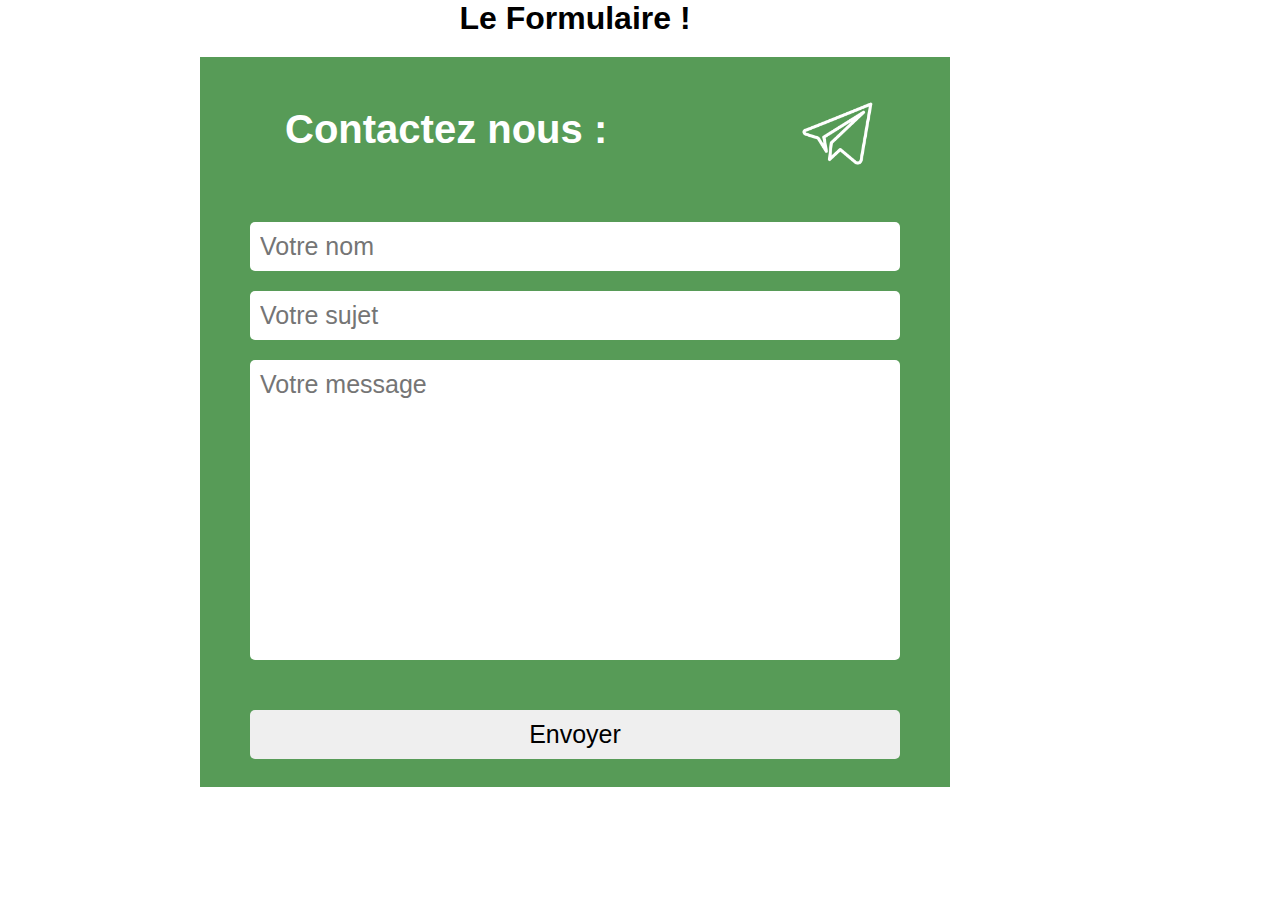
<file: TP-CSS/TP n°3 - Le positionnement/CSS TP3/exo3-relative absolute formulaire.html>
<!DOCTYPE html>
<html lang="en">
<head>
    <meta charset="UTF-8">
    <meta http-equiv="X-UA-Compatible" content="IE=edge">
    <meta name="viewport" content="width=device-width, initial-scale=1.0">
    <meta name="description" content="Création d'un formulaire position relative et absolute">
    <link rel="icon" href="https://www.mpa-pro.fr/resize/360x360/zc/3/f/0/src/sites/mpapro/files/products/d11445.png">
    <link rel="stylesheet" href="./css/exo3formulaire.css">
    <title>Formulaire - Position relative et absolute</title>
</head>
<body>
    <header>
        <h1>Le Formulaire&nbsp;!</h1>
    </header>
    <main>
        <section>
            <img src="./src/icons/send.png" alt="">
            <h2>Contactez nous&nbsp;:</h2>
            <form action="#" method="POST">
                <input type="text" name="votreNom" placeholder="Votre nom">
                <input type="text" name="votreSujetom" placeholder="Votre sujet">
                <textarea name="votreMessage" id="message" placeholder="Votre message"></textarea>
                <input type="submit" name="Envoyer" value="Envoyer">
                
            </form>
        </section>
    </main>
</body>
</html>
</file>
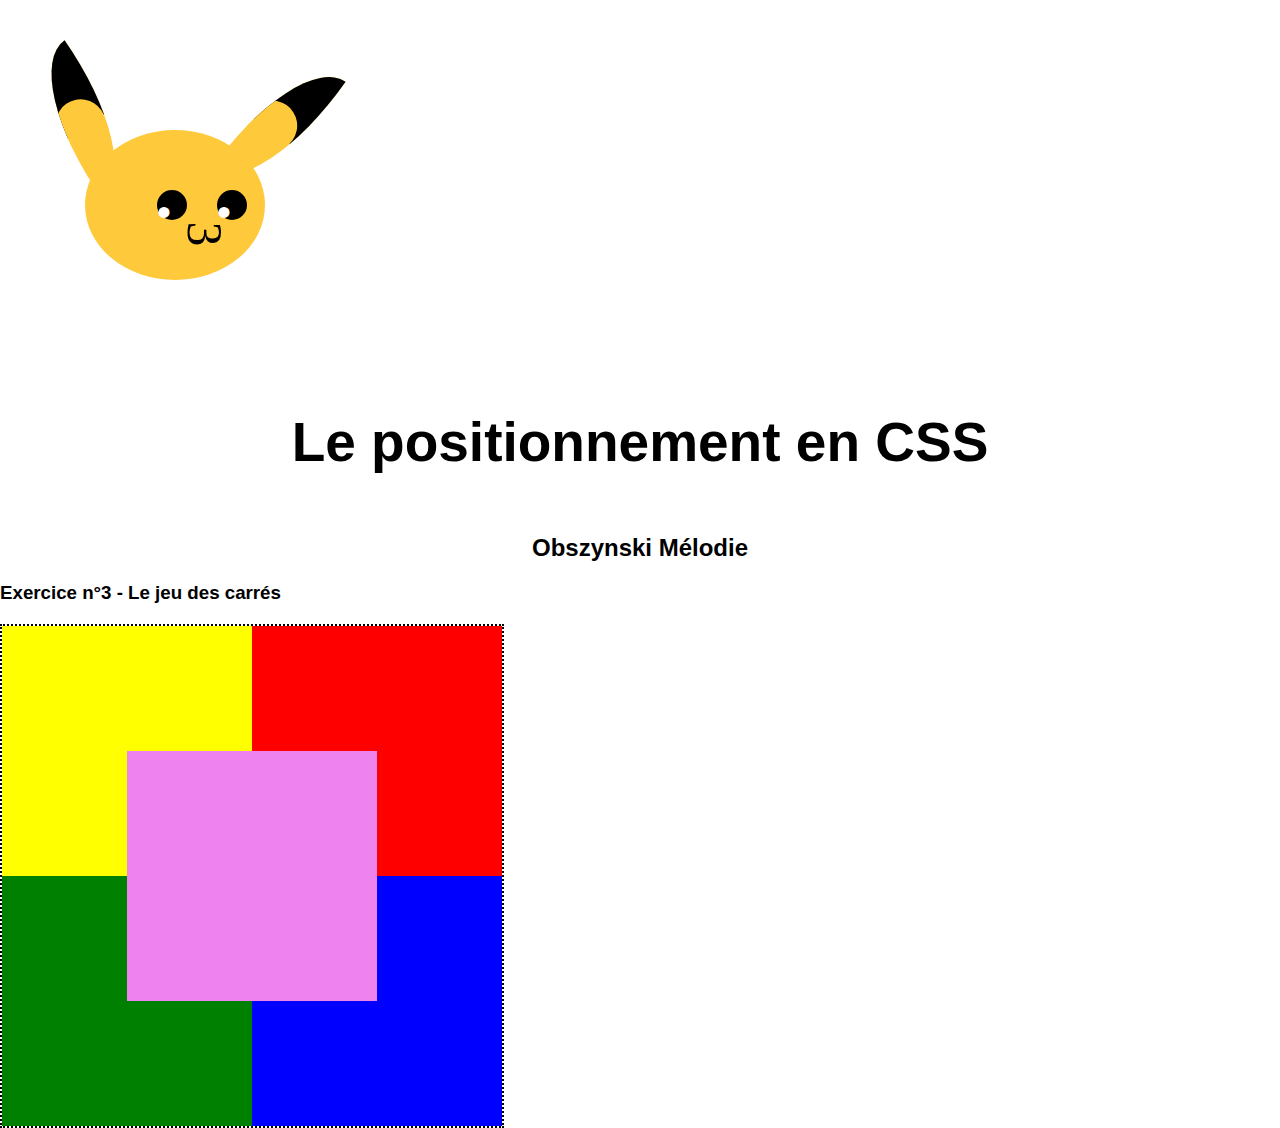
<file: TP-CSS/TP n°3 - Le positionnement/CSS TP3/exo3-relativeAbsolute.html>
<!DOCTYPE html>
<html lang="fr">
<head>
    <meta charset="UTF-8">
    <meta http-equiv="X-UA-Compatible" content="IE=edge">
    <meta name="viewport" content="width=device-width, initial-scale=1.0">
    <meta name="description" content="TP3 CSS EXO2 - Position relatif et absolute le jeu des carrés">
    <link rel="icon" href="https://www.mpa-pro.fr/resize/360x360/zc/3/f/0/src/sites/mpapro/files/products/d11445.png">
    <link rel="stylesheet" href="./css/exo3.css">
    <title>CSS TP3 - Positionnement </title>
</head>
<body>
    <header>
        <div class="PICKA">
            <div class="tete"></div>
            <div class="oreille1"></div>
            <div class="oreille2"></div>
            <div class="bouche"></div>
        </div>
        <!-- Réaliser le pikachu des 25 ans -->
        <h1>Le positionnement en CSS</h1>
    </header>
    <main>
        <h2 class="secondtitre">Obszynski Mélodie</h2>
        <h3>Exercice n°3&nbsp;-&nbsp;Le jeu des carrés</h3>
        <div class="exoUnContainer">
            <div class="carre carreViolet"></div>
            <div class="carre carreRouge"></div>
            <div class="carre carreJaune"></div>
            <div class="carre carreBleu"></div>
            <div class="carre carreVert"></div>
        </div>
    </main>
</body>
</html>
</file>
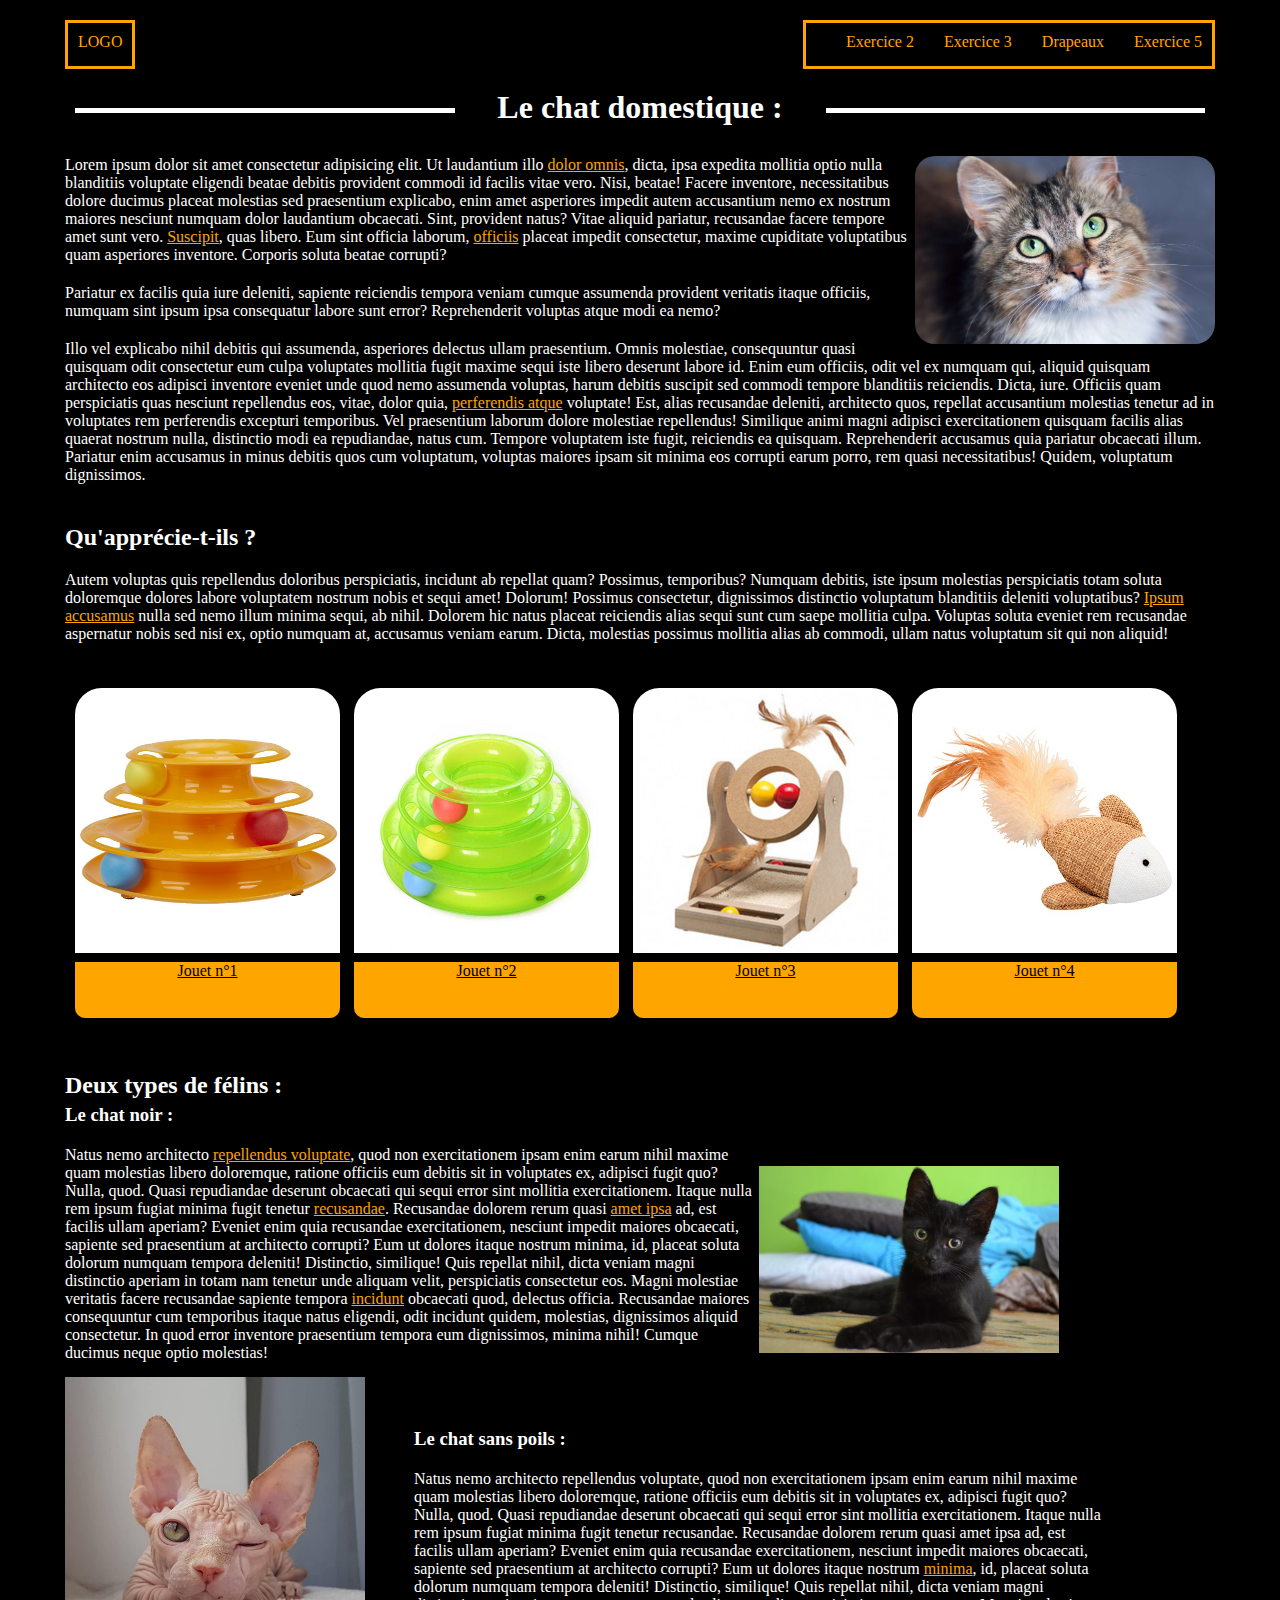
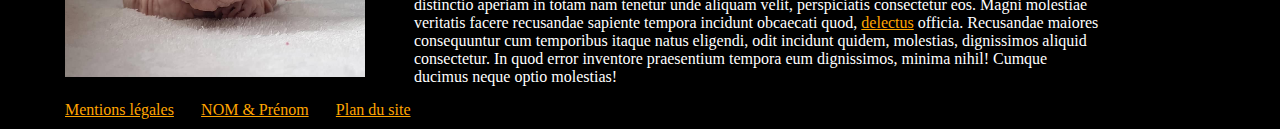
<file: TP-CSS/TP n°3 - Le positionnement/CSS TP3/exo5 - récapitulatif .html>
<!DOCTYPE html>
<html lang="zxx">
<head>
    <meta charset="UTF-8">
    <meta http-equiv="X-UA-Compatible" content="IE=edge">
    <meta name="viewport" content="width=device-width, initial-scale=1.0">
    <meta name="description" content="Réalisation d'une page css">
    <link rel="icon" href="https://www.mpa-pro.fr/resize/360x360/zc/3/f/0/src/sites/mpapro/files/products/d11445.png">
    <link rel="stylesheet" href="./css/exo5.css">
    <title>CSS TP3 - Positionnement (exo 3)</title>
</head>

<body>
    <header>
        <nav>
            <p>LOGO</p>
            <ul>
                <li><a href="./exo2(float).html" title="Redirection exercice 2">Exercice 2</a></li>
                <li><a href="./exo3-relativeAbsolute.html" title="Redirection vers l'exercice n°3">Exercice 3</a></li>
                <li><a href="./drapeaux.html" title="Redirection vers l'exercice sur les drapeaux">Drapeaux</a></li>
                <li><a href="#" title="Page actuelle">Exercice 5</a></li>
            </ul>
        </nav>
    </header>

    <main>
        <h1>Le chat domestique : </h1>
        <article>
            <div class="illustrationfloatRight">
                <img src="./src/img/chat.jpg" alt="Photo de chat">
            </div>
            <div class="introText">
                <p>Lorem ipsum dolor sit amet consectetur adipisicing elit. Ut laudantium illo <a href="#" title="Redirection vers ...">dolor omnis</a>, dicta, ipsa expedita mollitia optio nulla blanditiis voluptate eligendi beatae debitis provident commodi id facilis vitae vero.
                Nisi, beatae! Facere inventore, necessitatibus dolore ducimus placeat molestias sed praesentium explicabo, enim amet asperiores impedit autem accusantium nemo ex nostrum maiores nesciunt numquam dolor laudantium obcaecati. Sint, provident natus?
                Vitae aliquid pariatur, recusandae facere tempore amet sunt vero. <a href="#" title="Redirection vers ...">Suscipit</a>, quas libero. Eum sint officia laborum, <a href="#" title="Redirection vers ...">officiis</a> placeat impedit consectetur, maxime cupiditate voluptatibus quam asperiores inventore. Corporis soluta beatae corrupti?</p>

                <p>Pariatur ex facilis quia iure deleniti, sapiente reiciendis tempora veniam cumque assumenda provident veritatis itaque officiis, numquam sint ipsum ipsa consequatur labore sunt error? Reprehenderit voluptas atque modi ea nemo?</p>

                <p>Illo vel explicabo nihil debitis qui assumenda, asperiores delectus ullam praesentium. Omnis molestiae, consequuntur quasi quisquam odit consectetur eum culpa voluptates mollitia fugit maxime sequi iste libero deserunt labore id.
                Enim eum officiis, odit vel ex numquam qui, aliquid quisquam architecto eos adipisci inventore eveniet unde quod nemo assumenda voluptas, harum debitis suscipit sed commodi tempore blanditiis reiciendis. Dicta, iure.
                Officiis quam perspiciatis quas nesciunt repellendus eos, vitae, dolor quia, <a href="#" title="Redirection vers ...">perferendis atque</a> voluptate! Est, alias recusandae deleniti, architecto quos, repellat accusantium molestias tenetur ad in voluptates rem perferendis excepturi temporibus.
                Vel praesentium laborum dolore molestiae repellendus! Similique animi magni adipisci exercitationem quisquam facilis alias quaerat nostrum nulla, distinctio modi ea repudiandae, natus cum. Tempore voluptatem iste fugit, reiciendis ea quisquam.
                Reprehenderit accusamus quia pariatur obcaecati illum. Pariatur enim accusamus in minus debitis quos cum voluptatum, voluptas maiores ipsam sit minima eos corrupti earum porro, rem quasi necessitatibus! Quidem, voluptatum dignissimos.</p>
            </div>

            <h2>Qu'apprécie-t-ils ? </h2>
            <p>Autem voluptas quis repellendus doloribus perspiciatis, incidunt ab repellat quam? Possimus, temporibus? Numquam debitis, iste ipsum molestias perspiciatis totam soluta doloremque dolores labore voluptatem nostrum nobis et sequi amet! Dolorum!
            Possimus consectetur, dignissimos distinctio voluptatum blanditiis deleniti voluptatibus? <a href="#" title="Redirection vers ...">Ipsum accusamus</a> nulla sed nemo illum minima sequi, ab nihil. Dolorem hic natus placeat reiciendis alias sequi sunt cum saepe mollitia culpa.
            Voluptas soluta eveniet rem recusandae aspernatur nobis sed nisi ex, optio numquam at, accusamus veniam earum. Dicta, molestias possimus mollitia alias ab commodi, ullam natus voluptatum sit qui non aliquid!</p>
            
            <div class="inline-blocks-container">
                <figure class="inline-block">
                    <img src="src/img/jouet.jpg">
                    <figcaption>
                        <a href="#" title="Redirection vers Amazon...">Jouet n°1</a>
                    </figcaption>
                </figure>
                <figure class="inline-block">
                    <img src="src/img/jouet2.jpg">
                    <figcaption>
                        <a href="#" title="Redirection vers Amazon...">Jouet n°2</a>
                    </figcaption>
                </figure>
                <figure class="inline-block">
                    <img src="src/img/jouet3.jpg">
                    <figcaption>
                        <a href="#" title="Redirection vers Amazon...">Jouet n°3</a>
                    </figcaption>
                </figure>
                <figure class="inline-block">
                    <img src="src/img/jouet4.jpg">
                    <figcaption>
                        <a href="#" title="Redirection vers Amazon...">Jouet n°4</a>
                    </figcaption>
                </figure>
            </div>

            <h2>Deux types de félins :</h2>
            <div class="inline-scnd-container">
                <div class="inline-scnd">
                    <h3>Le chat noir :</h3>
                    <p>Natus nemo architecto <a href="#" title="Redirection vers ...">repellendus voluptate</a>, quod non exercitationem ipsam enim earum nihil maxime quam molestias libero doloremque, ratione officiis eum debitis sit in voluptates ex, adipisci fugit quo? Nulla, quod.
                    Quasi repudiandae deserunt obcaecati qui sequi error sint mollitia exercitationem. Itaque nulla rem ipsum fugiat minima fugit tenetur <a href="#" title="Redirection vers ...">recusandae</a>. Recusandae dolorem rerum quasi <a href="#" title="Redirection vers ...">amet ipsa</a> ad, est facilis ullam aperiam?
                    Eveniet enim quia recusandae exercitationem, nesciunt impedit maiores obcaecati, sapiente sed praesentium at architecto corrupti? Eum ut dolores itaque nostrum minima, id, placeat soluta dolorum numquam tempora deleniti! Distinctio, similique!
                    Quis repellat nihil, dicta veniam magni distinctio aperiam in totam nam tenetur unde aliquam velit, perspiciatis consectetur eos. Magni molestiae veritatis facere recusandae sapiente tempora <a href="#" title="Redirection vers ....">incidunt</a> obcaecati quod, delectus officia.
                    Recusandae maiores consequuntur cum temporibus itaque natus eligendi, odit incidunt quidem, molestias, dignissimos aliquid consectetur. In quod error inventore praesentium tempora eum dignissimos, minima nihil! Cumque ducimus neque optio molestias!
                    </p>
                </div>

                <div class="inline-scnd">
                    <img src="./src/img/chaton-noir.jpg" alt="Photo de chat noir">
                </div>
            </div>

            <div class="inline-scnd-container">
                <div class="inline-scnd">
                    <img src="./src/img/chat-sans-poils.jpg" alt="Photo de chat sans poils">
                </div>

                <div class="inline-scnd">
                    <h3>Le chat sans poils :</h3>
                    <p>Natus nemo architecto repellendus voluptate, quod non exercitationem ipsam enim earum nihil maxime quam molestias libero doloremque, ratione officiis eum debitis sit in voluptates ex, adipisci fugit quo? Nulla, quod.
                        Quasi repudiandae deserunt obcaecati qui sequi error sint mollitia exercitationem. Itaque nulla rem ipsum fugiat minima fugit tenetur recusandae. Recusandae dolorem rerum quasi amet ipsa ad, est facilis ullam aperiam?
                        Eveniet enim quia recusandae exercitationem, nesciunt impedit maiores obcaecati, sapiente sed praesentium at architecto corrupti? Eum ut dolores itaque nostrum <a href="#" title="Redirection vers ....">minima</a>, id, placeat soluta dolorum numquam tempora deleniti! Distinctio, similique!
                        Quis repellat nihil, dicta veniam magni distinctio aperiam in totam nam tenetur unde aliquam velit, perspiciatis consectetur eos. Magni molestiae veritatis facere recusandae sapiente tempora incidunt obcaecati quod, <a href="#" title="Redirection vers ....">delectus</a> officia.
                        Recusandae maiores consequuntur cum temporibus itaque natus eligendi, odit incidunt quidem, molestias, dignissimos aliquid consectetur. In quod error inventore praesentium tempora eum dignissimos, minima nihil! Cumque ducimus neque optio molestias!
                    </p>
                </div>
            </div>
        </article>
    </main>

    <footer>
        <a href="#">Mentions légales</a>&nbsp;&nbsp;&nbsp;|&nbsp;&nbsp;&nbsp;<a href="#">NOM & Prénom</a>&nbsp;&nbsp;&nbsp;|&nbsp;&nbsp;&nbsp;<a href="#">Plan du site</a>
    </footer>
    
</body>
</html>
</file>
<file: Integration_planète/webfiles/css/style.css>
@charset "UTF-8";
/*  Table des contenu  */
/*                     */
/* 1 | GLOBAL          */
/* 2 | HEADER          */
/* 3 | NAVBAR          */
/* 4 | MAIN            */
/* 5 | ARTICLE         */
/* 6 | FOOTER          */
@font-face {
  font-family: "Montserrat";
  src: url("../../../Integration_planète/src/typo/montserrat-variablefont_wght-webfont.woff") format("woff"), url("../../../Integration_planète/src/typo/montserrat-variablefont_wght-webfont.woff2") format("woff2"), url("../../../Integration_planète/src/typo/montserrat-variablefont_wght-webfont.ttf") format("truetype");
}
@font-face {
  font-family: "Roboto";
  src: url("../../../Integration_planète/src/typo/roboto-light-webfont.woff") format("woff"), url("../../../Integration_planète/src/typo/roboto-light-webfont.woff2") format("woff2");
}
/* 1 | GLOBAL          */
* {
  margin: 0;
}

body {
  background-color: #F6F6F6;
}

/* 2 | HEADER          */
header {
  /* 3 | NAVBAR          */
}
header nav {
  position: fixed;
  width: 100%;
  background-color: #1B2430;
  padding: 0 1.15rem;
}
header nav div {
  display: flex;
  max-width: 1200px;
  justify-content: space-between;
  margin: auto;
}
header nav div li {
  list-style: none;
}
header nav div li img:hover {
  animation: imageMouv 3s;
}
header nav div li a {
  font-family: "Montserrat";
  text-decoration: none;
  color: #FFFFFF;
  display: block;
  padding: 2.5rem 1rem;
  font-weight: 700;
  font-size: 1.1rem;
  line-height: 23px;
}
header nav div li a:hover {
  text-decoration: underline;
  text-underline-offset: 0.5rem;
  background-color: #8ca1be;
  transition: background-color, 2s;
  border-radius: 100px;
}
header nav div ul {
  padding: 0;
  display: flex;
  align-items: center;
}
header .terre {
  width: 100%;
  height: 330px;
  object-fit: cover;
}

/* 4 | MAIN            */
main {
  margin-top: 3rem;
  max-width: 100%;
  display: flex;
  flex-direction: column;
  padding: 0 1.5rem;
  /* 5 | ARTICLE         */
}
main .tellurique,
main .gazeuse {
  margin: auto;
  max-width: 1200px;
  width: 100%;
}
main .articledroite, main .articlegauche {
  font-family: "Roboto";
  display: flex;
  padding: 3rem;
  line-height: 30px;
  font-weight: 400;
  font-size: 1.25rem;
}
main div .articledroite {
  max-width: 100%;
}
main div .articledroite div {
  margin-left: 7rem;
}
main div .articledroite .bouton {
  display: flex;
  margin-bottom: 1rem;
  margin-left: 0;
}
main .articledroite {
  animation: slideDowndroite 3s;
}
main .articlegauche {
  flex-direction: row-reverse;
  animation: slideDowngauche 2s;
}
main .articlegauche div {
  margin-right: 7rem;
}
main .articlegauche .bouton {
  margin-bottom: 1.18rem;
  display: flex;
  margin-right: 0;
}

article {
  margin: 2rem 0;
}
article div {
  max-width: 775px;
}
article div h2 {
  padding: 1rem 0;
  font-size: 2.5rem;
  letter-spacing: 3px;
  line-height: 41px;
  font-weight: 700;
}
article .bouton3, article .bouton2, article .bouton1 {
  box-shadow: 0px 4px 4px rgba(0, 0, 0, 0.25);
  line-height: 21px;
  font-weight: 500;
  font-size: 1.12rem;
  letter-spacing: 3px;
  padding: 0.75rem 1rem;
}
article .bouton3 {
  background: linear-gradient(0deg, rgb(81, 85, 126) 10%, rgb(129, 103, 151) 30%);
  color: #FFFFFF;
  border-radius: 10px;
  margin-right: 1rem;
}
article .bouton1 {
  background-color: #D6D5A8;
  border-radius: 10px;
  margin-right: 1rem;
}
article .bouton2 {
  color: #FFFFFF;
  border-radius: 10px;
  background-color: #1B2430;
}
article img {
  width: 300px;
  object-fit: contain;
}
article img:hover {
  animation: imageMouv 2s;
}
article p {
  text-align: justify;
}

.leh2 {
  font-family: "Roboto";
  margin: auto;
  text-transform: uppercase;
  max-width: 100%;
  font-weight: 500;
  font-size: 1.87rem;
  line-height: 35px;
  margin: 4rem 0;
}
.leh2 .centre {
  max-width: 1200px;
  position: relative;
  text-align: center;
  margin: 1rem;
}
.leh2 .centre::after, .leh2 .centre::before {
  position: absolute;
  content: "";
  background-color: #1B2430;
  height: 2px;
  width: 22%;
  top: 50%;
}
.leh2 .centre::after {
  right: 0;
}
.leh2 .centre::before {
  left: 0;
}

/* 6 | FOOTER          */
footer {
  margin-top: 13.37rem;
  background-color: #1B2430;
  max-width: 100%;
}
footer div {
  max-width: 1920px;
  position: relative;
  margin: auto;
}
footer .barrep p {
  font-family: "Montserrat";
  text-align: center;
  color: #FFFFFF;
  white-space: pre;
  border-top: #C4C4C4 solid 1px;
  font-weight: 500;
  font-size: 1rem;
  line-height: 23px;
}
footer .resso {
  display: flex;
  justify-content: space-evenly;
  position: relative;
  margin-bottom: 2rem;
  padding-bottom: 1rem;
}
footer .resso section {
  display: flex;
  flex-direction: column;
  align-items: center;
}
footer .resso h2 {
  font-family: "Roboto";
  color: #FFFFFF;
  margin: 2rem 0;
  font-weight: 700;
  font-size: 1.87rem;
  letter-spacing: 3px;
  line-height: 40px;
}
footer .resso ul {
  display: flex;
  align-items: center;
  flex-direction: column;
  padding: 0;
}
footer .resso li {
  list-style: none;
  padding: 0.5rem 0;
}
footer .resso li a {
  font-family: "Montserrat";
  color: #9F9F9F;
  text-decoration: none;
  padding: 0.5rem 2rem;
  font-size: 1rem;
  line-height: 23px;
  font-weight: 500;
}
footer .resso li a:hover {
  background-color: #243040;
  text-decoration: underline;
  text-underline-offset: 0.5rem;
  transition: background-color, 2s;
}
footer .resso ul::after {
  position: absolute;
  content: "";
  background-color: #C4C4C4;
  width: 1px;
  top: 2rem;
  bottom: 1rem;
  left: 36%;
}
footer .resso ul::before {
  position: absolute;
  content: "";
  background-color: #C4C4C4;
  width: 1px;
  top: 2rem;
  bottom: 1rem;
  right: 33%;
}

@media screen and (max-width: 875px) {
  header {
    position: relative;
  }
  header nav {
    position: initial;
    max-width: 100%;
    width: initial;
  }
  header nav div {
    display: flex;
    height: 3.75rem;
  }
  header nav div::after {
    position: absolute;
    content: "";
    background-color: #FFFFFF;
    height: 2px;
    width: 40px;
    right: 1.5rem;
    top: 6.5%;
  }
  header nav div::before {
    position: absolute;
    content: "";
    background-color: #1B2430;
    padding-bottom: 1rem;
    border-top: 2px solid #FFFFFF;
    border-bottom: 2px solid #FFFFFF;
    height: 2px;
    width: 40px;
    top: 17px;
    right: 1.5rem;
  }
  header nav ul img {
    padding: 2, 5rem 0;
    height: 25px;
  }
  header nav ul:last-of-type {
    display: none;
  }
  main {
    padding-left: 0;
  }
  main .tellurique,
main .gazeuse {
    max-width: 875px;
    width: 100%;
    font-size: 0.75rem;
  }
  main .tellurique .bouton,
main .gazeuse .bouton {
    justify-content: center;
  }
  main .tellurique h2,
main .gazeuse h2 {
    font-size: 1.2rem;
  }
  main div .articledroite {
    align-items: flex-end;
    padding-left: 5rem;
    position: relative;
    display: flex;
    max-width: 575px;
    justify-items: center;
    font-size: 0.75rem;
    line-height: 16px;
  }
  main div .articledroite img {
    max-height: 193px;
    position: absolute;
    object-position: -100px;
    left: 0;
  }
  main div .articlegauche {
    margin: auto;
    align-items: flex-end;
    padding: 0;
    padding-left: 1rem;
    justify-items: center;
    padding-bottom: 0;
    padding-top: 0;
    font-size: 0.75rem;
    line-height: 16px;
    max-width: 575px;
  }
  main div .articlegauche img {
    max-width: 193px;
    position: absolute;
    object-position: 100px;
    right: 0;
  }
  main .bouton1, main .bouton2, main .bouton3 {
    padding: 0.4rem 0.5rem;
    letter-spacing: 3px;
    font-size: 8px;
    border-radius: 7px;
  }
  main .titre {
    text-align: center;
  }
  main .leh2 {
    display: none;
  }
  footer div {
    max-width: 875px;
  }
  footer .barrep p {
    white-space: inherit;
    font-weight: 100;
    text-align: center;
  }
  .resso {
    flex-direction: column;
    align-items: center;
  }
  .resso ul::before {
    display: none;
  }
  .resso ul::after {
    display: none;
  }
}
@media screen and (max-width: 475px) {
  main {
    align-items: center;
  }
  main div .articlegauche img {
    object-position: 130px;
  }
  main div .articledroite img {
    object-position: -130px;
  }
  main div .articlegauche div {
    margin-right: 3rem;
  }
  main div .articledroite div {
    margin-left: 3.5rem;
  }
  main div .articledroite, main div .articlegauche {
    padding: 3rem;
    display: flex;
    margin: 0;
  }
  main div article img {
    width: 100%;
  }
  footer .resso h2 {
    text-align: center;
  }
}
@media screen and (max-width: 300px) {
  main {
    padding: 0.5rem;
  }
  main div .articledroite, main div .articlegauche {
    flex-direction: column;
    align-items: center;
    padding-left: 0;
    padding-right: 0;
  }
  main div .articledroite div, main div .articlegauche div {
    margin: auto;
  }
  main div .articledroite img, main div .articlegauche img {
    position: initial;
    object-position: 0;
  }
}
@keyframes slideDown {
  from {
    transform: translateY(100px);
    opacity: 0;
  }
  to {
    transform: translateY(0);
    opacity: 1;
  }
}
@keyframes slideDowndroite {
  from {
    transform: translateX(300px);
    opacity: 0;
  }
  to {
    transform: translateX(0);
    opacity: 1;
  }
}
@keyframes slideDowngauche {
  from {
    transform: translateX(-300px);
    opacity: 0;
  }
  to {
    transform: translateX(0);
    opacity: 1;
  }
}
@keyframes imageMouv {
  5% {
    transform: rotate(-5deg);
  }
  10% {
    transform: rotate(-10deg);
  }
  25% {
    transform: rotate(-5deg);
  }
  50% {
    transform: rotate(0deg);
  }
  75% {
    transform: rotate(5deg);
  }
  80% {
    transform: rotate(10deg);
  }
  90% {
    transform: rotate(5deg);
  }
  100% {
    transform: rotate(0deg);
  }
}

/*# sourceMappingURL=style.css.map */
</file>
<file: IntegrationQovery1/webfiles/css/style.css>
/* Table des contenue */
/*                    */
/* 0| GLOBAL          */
/* 1| HEADER          */
/* 2| NAVBAR          */
/* 3| MAIN            */
/* 4| ARTICLE         */
/* 5| FOOTER          */
/* 6| MEDIA QUERY     */
/* 0| GLOBAL          */
@font-face {
  font-family: "icomoon";
  src: url("../../../IntegrationQovery1/src/font/icomoon.eot");
  src: url("../../../IntegrationQovery1/src/font/icomoon.eot") format("embedded-opentype"), url("../../../IntegrationQovery1/src/font/icomoon.ttf") format("truetype"), url("../../../IntegrationQovery1/src/font/icomoon.woff") format("woff"), url("../../../IntegrationQovery1/src/font/icomoon.svg") format("svg");
  font-weight: normal;
  font-style: normal;
  font-display: block;
}
@font-face {
  font-family: "SF-UI-text";
  src: url("../../../IntegrationQovery1/src/font/sfuitext-light-webfont.woff2") format("woff2"), url("../../../IntegrationQovery1/src/font/sfuitext-light-webfont.woff") format("woff");
}
@font-face {
  font-family: "HK-Grotesk";
  src: url("../../../IntegrationQovery1/src/font/hkgrotesk-light-webfont.woff2") format("woff2"), url("../../../IntegrationQovery1/src/font/hkgrotesk-light-webfont.woff") format("woff");
}
[class^=icon-], [class*=" icon-"] {
  /* use !important to prevent issues with browser extensions that change fonts */
  font-family: "icomoon" !important;
  speak: never;
  font-style: normal;
  font-weight: normal;
  font-variant: normal;
  text-transform: none;
  line-height: 1;
  /* Better Font Rendering =========== */
  -webkit-font-smoothing: antialiased;
  -moz-osx-font-smoothing: grayscale;
}

.icon-discord:before {
  content: "\e900";
  color: #fff;
}

.icon-github:before {
  content: "\e901";
  color: #fff;
}

.icon-Twitter:before {
  content: "\e902";
  color: #1da1f2;
}

.icon-qovery .path1:before {
  content: "\e903";
  color: rgb(162, 153, 255);
}

.icon-qovery .path2:before {
  content: "\e904";
  margin-left: -1.005859375em;
  color: rgb(115, 102, 255);
}

.icon-qovery .path3:before {
  content: "\e905";
  margin-left: -1.005859375em;
  color: rgb(115, 102, 255);
}

.icon-qovery .path4:before {
  content: "\e906";
  margin-left: -1.005859375em;
  color: rgb(82, 25, 255);
}

.icon-qovery .path5:before {
  content: "\e907";
  margin-left: -1.005859375em;
  color: rgb(162, 153, 255);
}

.icon-qovery .path6:before {
  content: "\e908";
  margin-left: -1.005859375em;
  color: rgb(82, 25, 255);
}

.icon-qovery .path7:before {
  content: "\e909";
  margin-left: -1.005859375em;
  color: rgb(115, 102, 255);
}

.icon-qovery .path8:before {
  content: "\e90a";
  margin-left: -1.005859375em;
  color: rgb(0, 0, 0);
}

.icon-qovery .path9:before {
  content: "\e90b";
  margin-left: -1.005859375em;
  color: rgb(0, 0, 0);
}

.icon-LinkedIn .path1:before {
  content: "\e90c";
  color: rgb(0, 126, 187);
}

.icon-LinkedIn .path2:before {
  content: "\e90d";
  margin-left: -1em;
  color: rgb(255, 255, 255);
}

* {
  margin: 0;
}

body {
  background-color: #F9F9FD;
}

/* 1| HEADER          */
header {
  background-color: #151B2B;
  max-width: 100%;
  margin-bottom: 6rem;
  font-family: SF-UI-text;
  /* 2| NAVBAR          */
}
header .entete {
  padding-bottom: 6rem;
  max-width: 1440px;
  color: #FFFFFF;
  margin: auto;
}
header .entete img[src="./src/img/LogotypelogoQ.png"] {
  padding-top: 2.56rem;
  padding-left: 2rem;
}
header h1 {
  font-size: 3rem;
}
header .inline {
  max-width: 600px;
  width: 100%;
}
header .ensemble {
  display: flex;
  align-items: baseline;
}
header .ensemble ul {
  padding: 0 1rem;
  display: flex;
  list-style: none;
}
header .ensemble ul li:first-of-type {
  display: flex;
  background-color: #c2c2c2;
  color: black;
  padding: 0.35rem 0.5rem;
  border-bottom-left-radius: 3px;
  border-top-left-radius: 3px;
}
header .ensemble ul li:last-of-type {
  background-color: #FFFFFF;
  color: black;
  padding: 0.35rem 0.55rem;
  border-bottom-right-radius: 3px;
  border-top-right-radius: 3px;
}
header .ensemble ul img {
  padding-right: 0.5rem;
  object-fit: contain;
  filter: invert(0.9);
}
header .ensemble p:last-of-type {
  font-family: SF-UI-text;
}
header .ensemble p:first-of-type {
  font-family: HK-Grotesk;
}
header .ensemble h1 {
  font-family: HK-Grotesk;
}
header .bouton {
  display: flex;
  padding: 3rem 0;
}
header .bouton a {
  margin-right: 1.5rem;
  font-size: 14px;
  text-decoration: none;
  color: #FFFFFF;
  padding: 0.5rem;
  display: flex;
  align-items: flex-end;
  border-radius: 3px;
}
header .bouton a:first-of-type {
  background-color: #454658;
}
header .bouton a:last-of-type {
  background-color: #6578C0;
}
header .bouton a img {
  padding-right: 1rem;
}
header img[src="./src/img/Group 225 1nav.png"] {
  width: 100%;
  padding-left: 5rem;
}
header section {
  display: flex;
  padding: 0 2rem;
}
header .inline {
  display: flex;
  flex-direction: column;
  justify-content: center;
}
header .inline p:first-of-type {
  padding-top: 1.5rem;
  font-size: 1.5rem;
}
header .inline p:last-of-type {
  padding-top: 1.5rem;
  font-size: 1rem;
}

/* 3| MAIN            */
main {
  padding: 1rem;
  /* 4| ARTICLE         */
}
main h2:nth-of-type(1) {
  padding-bottom: 1rem;
}
main h2, main h3 {
  font-family: HK-Grotesk;
}
main p {
  font-family: SF-UI-text;
}
main .work {
  max-width: 853px;
  display: flex;
  flex-direction: column;
  margin: auto;
  text-align: center;
}
main .work p {
  padding-bottom: 2rem;
}
main .work h2 {
  padding-bottom: 1.5rem;
}
main .ensemble2 {
  max-width: 853px;
  margin: auto;
  flex-direction: column;
  display: flex;
  position: relative;
}
main .ensemble2 .usage {
  padding: 6.56rem 0;
  text-align: center;
}
main .ensemble2 img[src="./src/img/bgarrier plan.png"] {
  position: absolute;
  z-index: -1;
  top: 10%;
  max-width: 100%;
  left: 5%;
}
main .ensemble2 .code {
  background-color: #FFFFFF;
  padding: 1.5rem;
  white-space: pre-line;
}
main .ensemble2 .code span {
  background-color: #5D64D2;
  border-radius: 3px;
  color: #FFFFFF;
  padding: 0.25rem 0.5rem;
}
main .ensemble2 .bouton {
  display: flex;
  justify-content: center;
  padding: 3rem 0;
}
main .ensemble2 .bouton a {
  display: flex;
  align-items: flex-end;
  margin-right: 1.5rem;
  font-size: 14px;
  text-decoration: none;
  color: #FFFFFF;
  padding: 0.5rem;
  border-radius: 3px;
}
main .ensemble2 .bouton a:first-of-type {
  background-color: #454658;
}
main .ensemble2 .bouton a:last-of-type {
  background-color: #6578C0;
}
main .ensemble2 .bouton a img {
  padding: 0 0.5rem;
}
main .art1 {
  padding-top: 6.3rem;
}
main .art2 {
  padding-top: 4.1rem;
}
main .art1,
main .art2 {
  max-width: 1440px;
  margin: auto;
  display: flex;
  align-items: center;
}
main .art1 .droite,
main .art1 .gauche,
main .art2 .droite,
main .art2 .gauche {
  margin: auto;
  width: 408px;
}
main .art1 .droite p,
main .art1 .gauche p,
main .art2 .droite p,
main .art2 .gauche p {
  padding: 1.5rem 0 0.75rem 0;
}
main .art1 .droite a,
main .art1 .gauche a,
main .art2 .droite a,
main .art2 .gauche a {
  text-decoration: none;
}
main .leh3 {
  max-width: 390px;
  margin: auto;
  padding: 10.4rem 0 16.6rem 0;
  text-align: center;
}

/* 5| FOOTER          */
footer {
  background-color: #FFFFFF;
}
footer .texte {
  padding-left: 2rem;
  padding-top: 4rem;
  width: 400px;
}
footer .texte p {
  display: flex;
  align-items: center;
  padding: 2rem 0;
}
footer .texte p img {
  width: 50px;
  padding-right: 1rem;
}
footer .bandenoir {
  background-color: #151B2B;
  max-width: 100%;
  height: 100px;
}
footer .img img {
  filter: invert(0.5);
  padding: 0.5rem;
  border: solid 1px #b8b8b8;
  width: 20px;
  height: 20px;
  margin-top: 1rem;
}
footer .ensemble3 {
  display: flex;
  justify-content: space-around;
}
footer .lien {
  display: flex;
}
footer .lien div {
  padding: 6rem 4rem;
}
footer .lien ul {
  padding-left: 0;
}
footer .lien li {
  list-style: none;
  padding: 1rem 0;
}
footer .lien a {
  text-decoration: none;
  padding: 1rem 0;
  color: #777881;
}
footer .lien a:hover {
  text-decoration: underline;
}
footer .ensemble {
  display: flex;
  padding-top: 1rem;
}
footer .ensemble ul {
  display: flex;
  align-items: center;
  list-style: none;
  padding-inline-start: 0;
}
footer .ensemble ul li:first-of-type {
  display: flex;
  background-color: #c2c2c2;
  color: black;
  padding: 0.35rem 1.5rem;
  border-radius: 3px;
}
footer .ensemble ul li:last-of-type {
  background-color: #dddddd;
  color: black;
  padding: 0.38rem 0.75rem;
}

.dernpa {
  padding: 2rem;
  border-top: #777881 solid 1px;
}

/* 6| MEDIA QUERY     */
@media screen and (max-width: 1000px) {
  /* 1| HEADER          */
  header section {
    display: flex;
    flex-direction: column;
    align-items: center;
  }
  header img[src="./src/img/Group 225 1nav.png"] {
    padding-left: 0;
  }
  main .art1, main .art2 {
    flex-direction: column;
    text-align: center;
  }
  main .art1 article, main .art2 article {
    padding-bottom: 5rem;
    display: flex;
    flex-direction: column;
    align-items: center;
  }
  footer .ensemble {
    margin-top: 2rem;
    justify-content: center;
  }
  footer .texte p {
    justify-content: center;
  }
  footer .texte {
    width: 50%;
    padding: 0 1rem;
  }
  footer .img {
    display: flex;
    justify-content: space-evenly;
  }
  footer .ensemble3 {
    flex-direction: column;
    align-items: center;
  }
  footer .lien {
    flex-direction: column;
    text-align: center;
  }
  footer .lien div {
    padding: 3rem 0;
  }
}
/* 6| MEDIA QUERY     */
@media screen and (max-width: 425px) {
  header .inline {
    flex-direction: column-reverse;
  }
  header .inline .bouton {
    justify-content: center;
  }
  header .inline h1 {
    font-size: 2rem;
  }
  main .ensemble2 {
    left: 0;
  }
  main .art1 .droite, main .art1 .gauche, main .art2 .droite, main .art2 .gauche {
    width: 100%;
  }
  main .art1 .droite img, main .art1 .gauche img, main .art2 .droite img, main .art2 .gauche img {
    max-width: 265px;
  }
}

/*# sourceMappingURL=style.css.map */
</file>
<file: TP-CSS/TP n°1 - Les sélecteurs/css/style.css>
/* TABLE DES CONTENUS :     */
/* ------------------------ */
/*                          */
/* 1 | GLOBAL               */
/* 2 | HEADER               */
/* 3 | MAIN                 */
/*   |   3.1  ARTICLES      */
/*   |   3.2  FORMULAIRE    */
/* 6 | FOOTER               */
/* -------------------------*/


/* 1 | GLOBAL           */

body{
    margin: 0;
    background-color: #f6f6f6;
    font-family: sans-serif;
}
h1, h2, h3{
    text-transform: uppercase;
}

h2{
    text-decoration: underline;
}
h2, h3{
    color: #006083;
}

/* 2 | HEADER           */
header nav{
    margin-bottom: 30px;
    background-color: #359E7B;
}
header nav a{
    color: #FFFFFF;
}
header nav ul{
    max-width: 1150px;
    text-align: right;
    padding-right: 0;
    margin: auto;
}
header nav a, header nav ul{
    padding: 15px;
}
header nav li, header nav a{
    display: inline;
}
header h1{
    color: #359e7b;
    padding: 20px;
}
header h1, header p{
    max-width: 1150px;
    margin: auto;
}
header h1, h2{
    text-align: center;
    margin-top: 50px;
    margin-bottom: 50px;
}

/* 3 | MAIN             */
main{
    margin: auto;
    max-width: 1150px;
    margin-bottom: 40px;
}
p.datetime{
    color: grey;
    font-weight: bold;
}
a.MoreAndMore{
    color: #FFFFFF;
    background-color: #359E7B;
    max-width: 250px;
    margin: 40px auto 0 auto;
    border-radius: 5px;
    text-align: center;
    padding: 15px;
}
article a, a.MoreAndMore{
    display: block;
}

/* 3.1 | ARTICLES         */
article a{
    width: fit-content;
    margin-left: auto;
    color: #359E7b;
}

/* 3.2 | FORMULAIRE       */
form{
    margin: auto;
    max-width: 700px;
}
form input, textarea{
    border: none;
    font-size: 25px;
    border-bottom: 2px solid #359E7B;
    margin-bottom: 20px;
    width: 100%;
    box-sizing: border-box;
    padding: 15px;
}
textarea{
    height: 300px;
    border: 2px solid #359E7B;
    resize: none;
    min-height: 300px;
    min-width: 100%;   
}
form input.envoi{
    color: #FFFFFF;
    background-color: #359E7B;
    border-radius: 5px;
    cursor: pointer;   
}

/* 6 | FOOTER           */
footer{
    background-color: darkgray;
    padding: 15px;
    text-align: center;
}
footer a{
    color: #FFFFFF;
}
</file>
<file: TP-CSS/TP n°2 - Ciblage par attributs, pseudo classes & éléments/Pack TP2 CSS/CSS TP2/css/style.css>
/* TABLE DES CONTENUS : */
/* -------------------- */
/*                      */
/* 1 | GLOBAL           */
/* 2 | HEADER           */
/* 3 | NAVBAR           */
/* 4 | MAIN             */
/* 5 | ARTICLES         */
/* 6 | FOOTER           */
/* -------------------- */


/* 1 | GLOBAL           */
*{
    font-family: system-ui, -apple-system, BlinkMacSystemFont, 'Segoe UI', Roboto, Oxygen, Ubuntu, Cantarell, 'Open Sans', 'Helvetica Neue', sans-serif;
    margin: 0;
}
body{
    background-color: #f6f6f6;
}
body:hover{
    background-color: #b318FF;
}
header h1{
    max-width: 1150px;
    margin: auto;
    color: #FFFFFF;
    font-size: 55px;
    text-justify: auto;
}
h2{
    text-align: center;
    font-size: 35px;
    margin-top: 80px;
    margin-bottom: 40px;
    position: relative;
}
h3{
    font-size: 25px;
    margin-bottom: 25px;
}
/* 2 | HEADER           */
header{
    background-color: #061622;
    padding-bottom: 80px;
    padding-top: 80px;
}

/* 4 | MAIN             */
main{
    max-width: 1150px;
    margin: auto;
}
main .intro, main article p{
    margin-top: 20px;
}
main img{
    width: 100%;
    height: 350px;
    border-radius: 10px;
    margin-bottom: 20px;
    object-fit: cover;
}
main article, main img{
    margin-top: 40px;
}
main article p{
    padding-right: 40px;
}
/* 6 | FOOTER           */
footer{
    width: 100%;
    background-color: #061622;
    margin-top: 80px;
    padding-top: 20px;
    padding-bottom: 20px;
    text-align: center;
}
footer p, footer a{
    color:#FFFFFF;
}

.reseau{
    font-weight: bolder;
}
a:hover{
    text-decoration: underline;
}
a{
    color: #3C93F7;
    text-decoration: none;   
}
article a[href^="https://"]{
    color: #0E1F56;
}
main a[href="#"]{
    font-weight: bolder;
}
article:first-of-type .reseau{
    color: #0E1F56;
}
article:nth-of-type(2) .reseau{
    color: #E52D27;
}
article:nth-of-type(3) .reseau{
    color: #55ACEE;
}
article:last-of-type .reseau{
    color: #C13584;
}
h2:before, h2:after{
    content:"";
    width: 5px;
    background-color: #0E1F56;
    position: absolute;
    top: 0;
    bottom: 0;
}
h2:before{
    left: -30px;
}
h2:after{
    right: -30px;
}
article div{
    position: relative;
}
article div:before{
    content:"";
    width: 5px;
    background-color: #747474;
    position: absolute;
    top: 0;
    bottom: 0;
    left: 0;
}
article div p{
    margin-left: 30px;
}

/* 3 | NAVBAR           */
nav img{
    width: 40px;
}

a{
    position: relative;
}
nav{
    border-top: solid 10px #f6f6f6 
}
nav a img{
    position: absolute;
    top: 20%;
    left: 10%;
    filter: invert(1) contrast(10);
}
nav ul{
    max-width: 1150px;
    margin: auto;
    display: flex;
    justify-content: center;
    padding: 0;
}
nav ul li{
    width: 25%;
    display: flex;
    text-align: center;
    list-style: none;
}
nav a{
    display: block;
    width: 100%;
    color: #FFFFFF;
    padding-top: 20px;
    padding-bottom: 20px;
}
nav #facebook{
    background-color: #0E1F56;
    border-top-left-radius: 10px;
    border-bottom-left-radius: 10px;

}
nav #youtube{
    background-color: #E52D27;

}
nav #twitter{
    background-color: #3C93F7;

}
nav #instagram{
    background-color: #C13584;
    border-top-right-radius: 10px;
    border-bottom-right-radius: 10px;
}
</file>
<file: TP-CSS/Pack TP4 CSS/Pack TP4 CSS/css/exo2.css>
/* TABLE DES STYLES */
/*                  */
/* GLOBALS          */
/* HEADER & NAV     */
/* MAIN             */
/*                  */
/*                  */

*{
    margin: 0;
    padding: 0;
    font-family: sans-serif;
}

h1,h2{
    margin: 40px 0;
}

/* HEADER & MENU DE NAVIGATION */

header{
    background-color: black;
    color: white;
    padding: 0 1.25rem;
}

header nav{
    max-width: 1150px;
    margin: 0 auto;
    padding: 1.25rem;

}

header nav .logo{
    text-transform: uppercase;
}

header nav p{
    border: 2px solid white;
    width: fit-content;
    padding: 15px 30px;
    margin: 0 auto 1.25rem auto;
}


header nav li{
    list-style-type: none;
    text-align: center;
}

header nav a{
    display: block;
    padding: 15px 20px;
    color: white;
}

/* MAIN */

main{
    padding: 0 1.25rem;
    max-width: 1150px;
    margin: auto;
}

main .justeLeTexte{
    text-align: justify;
}

main img{
    width: 100%;
    font-size: 0;
}

main .imageFlottanteDroite, main .imageFlottanteGauche{
    margin-bottom: 1.875rem;
}
@media screen and (min-width: 1024px){
    header nav{
        display: flex;
    }
    header nav li{
        vertical-align: middle;
        
    }
    header nav ul{
        display: flex;
    }
    header nav a{
        margin: 0 1.875rem;
    }
    header nav li:last-of-type a{
        padding-right: 0;
        margin-right: 0;
    }
    header nav p{
        margin-left: 0;
        margin-right: 0;
    }
    header nav .logo{
        flex: 1;
    }
    main img{
        width: 500px;
    }
    main .imageFlottanteDroite{
        float: right;
        margin: 0 0 15px 1.875rem;
    }
    main .imageFlottanteGauche{
        float: left;
        margin: 0 1.875rem 15px 0;
    }
}
</file>
<file: TP-CSS/Pack TP4 CSS/Pack TP4 CSS/css/exo3.css>
/* TABLE DES STYLES */
/*                  */
/* GLOBALS          */
/* HEADER & NAV     */
/* MAIN             */
/*                  */
/*                  */

/* GLOBALS          */
*{
    margin: 0;
    padding: 0;
    font-family: sans-serif;
    font-size: 16px;
    color: white;
}

body{
    background-color: black;
}

h1,h2,h3,h4,h5,h6{
    margin: 40px 0;
    text-transform: uppercase;
}

h1{
    position: relative;
    font-size: 2rem;
    text-align: center;
}

h1:before{
    content: "";
    position: absolute;
    top: 40%;
    left: 0;
    height: 4px;
    width: 25%;
    background-color: white;
}

h1:after{
    content: "";
    position: absolute;
    top: 40%;
    right: 0;
    height: 4px;
    width: 25%;
    background-color: white;
}

h2{
    font-size: 1.35rem;
}

h3:first-of-type{
    margin-top: 0;
}

/* HEADER & NAV */

header{
    background-color: inherit;
    padding: 1em 2rem;
    position: sticky;
    top: 0;
    z-index: 1;
}

header nav{
    max-width: 1150px;
    margin: 0 auto;
    position: relative;
}

header nav p{
    color: orange;
    position: absolute;
    top: 0;
    bottom: 0;
    border: 2px solid orange;
    padding: 1em 2em;
}

header nav ul{
    border: 2px solid orange;
    font-size: 0;
    width: fit-content;
    margin-left: auto;
}

header nav li{
    display: inline-block;
    font-size: 1rem;
}

header nav a{
    display: block;
    padding: 1em 2em;
    color: orange;
}

header nav li:last-of-type a{
    background-color: orange;
    color: black;
}

header nav a:hover{
    background-color: rgb(255, 192, 74);
    color: black;
}

/* MAIN */

main{
    max-width: 1150px;
    margin: 0 auto;
    text-align: justify;
    padding: 0 2rem;
}

main .illustration{
    width: 400px;
    font-size: 0;
    float: right;
    margin-left: 2rem;
    margin-bottom: 1rem;
}

main .illustration img{
    width: 100%;
    object-fit: cover;
    border-radius: 10px;
}

a{
    color: orange;
}

main .inline-blocks-container{
    font-size: 0;
    margin-top: 2rem;
}

main figure{
    display: inline-block;
    width: calc(25% - 15px);
    text-align: center;
    margin: 10px;
    box-sizing: border-box;
}

main figure:first-of-type{
    margin-left: 0;
}

main figure:last-of-type{
    margin-right: 0;
}

main figure img{
    width: 100%;
    border-radius: 10px 10px 0 0;
}

main figure figcaption{
    border-radius: 0 0 10px 10px; 
    background-color: orange;
}

main figcaption a{
    color: black;
    display: block;
    width: 100%;
    padding: 1rem 0;
}

main figcaption a:hover{
    border-radius: 0 0 10px 10px; 
    background-color: rgb(255, 192, 74);    
}

main .inline-scnd-container{
    font-size: 0;
    margin-bottom: 2rem;
    display: flex;
}

main .inline-scnd-container .inline-scnd{
    width: 50%;
    align-self: flex-end;
}

main .inline-scnd-container .inline-scnd:first-of-type p{
    margin-right: 2rem;
}

main .inline-scnd img{
    /* height: 100%; */
    height: 300px;
    width: 100%;
    object-fit: cover;
    border-radius: 10px;
}

main .inline-scnd-container:last-of-type .inline-scnd img{
    max-height: 360px;
}

main .inline-scnd-container:last-of-type {
    vertical-align: bottom;
}

main .inline-scnd-container .inline-scnd:last-of-type p,
main .inline-scnd-container .inline-scnd:last-of-type h3 {
    margin-left: 2rem;
}

footer{
    padding: 1rem 0;
    text-align: center;
    margin-top: 2rem;
}
@media screen and (max-width: 1169px){
    main .inline-scnd-container .inline-scnd{
        width: 100%;
    }
    .inline-scnd-container{
        flex-direction: column-reverse;
        flex-wrap: wrap-reverse;
    }
    .inline-scnd-container:last-of-type{
        flex-direction: column;
    }
    .inline-scnd{
        width: 100%;
        margin-bottom: 1.25rem;
    }
    .inline-scnd-container .inline-scnd p:first-of-type{
        display: contents;
    } 

}

@media screen and (max-width: 1023px){
    main h1:before, main h1:after{
        display: none;
    }
}

@media screen and (max-width: 768px){
    header{
        position: relative;
    }
    header nav p{
        position: relative;
        width: fit-content;
        margin: auto;
        margin-bottom: 2rem;
    }
    header nav ul{
        width: 100%;
    }
    header nav li{
        display: block;
        text-align: center;
    }
    main .illustration{
        float: none;
        margin: 0;
        width: 100%;
        margin-bottom: 1.25rem;
    }
    main .illustration img{
        height: 250px;
    }
}

@media screen and (max-width: 649px){
    figure{
        width: calc(50% - 10px) !important;
    }
    figure:nth-child(2n){
        margin-right: 0;
    }
    figure:nth-child(2n+1){
        margin-left: 0;
    }
}
@media screen and (max-width: 424px){
    figure{
        width: 100%;
        margin-left: 0;
        margin-right: 0;
    }
    
}
</file>
<file: TP-CSS/TP n°3 - Le positionnement/CSS TP3/css/drapeaux.css>
@charset "UTF-8";
/* TABLE DES CONTENUS : */
/* -------------------- */
/*                      */
/* 1 | GLOBAL           */
/* 2 | FRANCE           */
/* 3 | ALLEMAGNE        */
/* 4 | JAPON            */
/* 5 | SUISSE           */
/* 6 | NORVEGE          */
/* 7 | BONUS            */
/* -------------------- */

/* 1 | GLOBAL           */
* {
  margin: auto;
  margin-top: 10px;
}
.benin::before, .benin::after, .japon::after, .suisse::before, .suisse::after, .allemagne::before, .allemagne::after, .france::before, .france::after, .norvege::before, .norvege::after{
  position: absolute;
  content: "";
}
.cameron::before, .norvege::after, .suisse::before, .suisse::after, .japon::after{
  left: 50%;
}
.cameron::before, .norvege::before, .norvege::after, .suisse::before, .suisse::after, .japon::after{
  transform: translate(-50%, -50%);
}
.france, .allemagne, .japon, .norvege, .benin, .cameron{
  position: relative;
  width: 300px;
  height: 200px;
}
.norvege::before, .norvege::after, .suisse::before, .suisse::after, .japon::after {
  top: 50%;
}
.benin::before, .benin::after, .allemagne::after, .france::after {
  right: 0;
}

/* 2 | FRANCE           */
.france::before, .france::after{
  height: 100%;
  width: 33%;
  
}
.france::before {
  background-color: blue;
  left: 0;
  top: 0;
}
.france::after {
  background-color: red;
}

/* 3 | ALLEMAGNE        */
.allemagne::before, .allemagne::after{
  height: 33%;
  width: 100%;
}
.allemagne {
  background-color: rgb(255, 0, 0);
}
.allemagne::before {
  background-color: rgb(255, 132, 0);
  left: 0;
  top: 67%;
}
.allemagne::after {
  background-color: rgb(0, 0, 0);
}

/* 4 | JAPON            */
.japon {
  background-color: rgb(247, 244, 244);
}
.japon::after {
  background-color: red;
  border-radius: 100%;
  width: 150px;
  height: 150px;
}

/* 5 | SUISSE           */
.suisse {
  background-color: red;
  position: relative;
  width: 300px;
  height: 300px;
}
.suisse::before, .suisse::after{
  background-color: white;
}
.suisse::before {
  width: 16.66%;
  height: 66%;
}
.suisse::after {
  height: 16.66%;
  width: 66%;
}

/* 6 | NORVEGE          */
.norvege {
  background-color: red;
}
.norvege::before, .norvege::after{
  background-color: blue;
}
.norvege::before {
  border-right: 4px solid #ffffff;
  border-left: 4px solid #ffffff;
  height: 100%;
  width: 10%;
  left: 30%;
}
.norvege::after {
  border-top: 4px solid #ffffff;
  border-bottom: 4px solid #ffffff;
  height: 14%;
  width: 100%;
}

/* 7 | BONUS            */
.benin {
  background-color: rgb(32, 106, 25);
}
.benin::before, .benin::after{
  height: 50%;
  width: 50%;
}
.benin::before {
  background-color: rgb(255, 0, 0);
  top: 50%;
}
.benin::after {
  background-color: rgb(255, 247, 0);
}

.cameron {
  background: linear-gradient(90deg, rgb(29, 164, 0) 33%, rgb(255, 6, 6) 33%, rgb(255, 6, 6) 67%, rgb(233, 255, 0) 67%);
}
.cameron::before {
  content: "★";
  position: absolute;
  color: yellow;
  font-size: 50px;
  top: 50%;
}

/*# sourceMappingURL=style.css.map */
</file>
<file: TP-CSS/TP n°3 - Le positionnement/CSS TP3/css/exo2.css>
/* TABLE DES CONTENUS : */
/* -------------------- */
/*                      */
/* 1 | GLOBAL           */
/* 2 | HEADER           */
/* 3 | MAIN             */
/* 4 | ARTICLES         */
/* -------------------- */

/* 1 | GLOBAL           */
*{
    margin: 0;
    padding: 0;
    font-family: sans-serif;
}

h1,h2{
    margin: 40px 0;
}

/* 2 | HEADER           */
header{
    background-color: black;
    height: 60px;
    
}
header nav{
    padding-top: 20px;
    width: 100%;
    margin: auto;
    text-align: right;
}
header nav li{
    padding: 10px;
    display: inline;
}

header nav a{
    color:#FFFFFF
}
header p{
    border: solid #FFFFFF 1px;
    color: #FFFFFF;
    float: left;
    padding: 10px 25px 10px 25px;
    margin-left: 10px;
    margin-top: 10px;
}
/* 3 | MAIN             */
main{
    max-width: 1150px;
    margin: auto;
}

main .text{
    text-align: justify;
}

main img{
    width: 300px;
}

/* 4 | ARTICLES         */
article .imageFlottanteDroite{
    float: right;

}
article .imageFlottanteGauche{
    float: left;
}
</file>
<file: TP-CSS/TP n°3 - Le positionnement/CSS TP3/css/exo3formulaire.css>
/* TABLE DES CONTENUS : */
/* -------------------- */
/*                      */
/* 1 | GLOBAL           */
/* 2 | HEADER           */
/* 3 | MAIN             */
/* 4 | FORMULAIRE       */
/* -------------------- */

/* 1 | GLOBAL           */
*{
    max-width: 1150px;
    margin: 0;
    padding: 0;
    font-family: sans-serif;
}
/* 2 | HEADER           */
header{
    margin-bottom: 20px;
    text-align: center;

}
/* 3 | MAIN             */
section{
    background-color: rgb(87, 155, 87);
    width: 750px;
    height: 730px;
    position: relative;
    margin: auto;
    margin-bottom: 10px;
}

section h2{
    margin: 10px;
    font-size: 40px;
    padding: 50px;
    padding-left: 10%;
    color: #ffffff;
}
/* 4 | FORMULAIRE       */
form{
    position: relative;
    max-width: 650px;
    margin: auto;
}
form input, textarea{
    font-size: 25px;
    margin-top: 20px;
    margin-bottom: 20px;
    border: none;
    width: 100%;
    display: block;
    padding: 10px;
    border-radius: 5px;
    box-sizing: border-box;
}
textarea{
    resize: none;
    height: 300px;
    margin-bottom: 50px;
}
input[type="submit"]{
    cursor: pointer; 
}
img{ 
    position: absolute;
    left: 80%;
    top: 5%;
    width: 75px; 
    filter: invert(1) contrast(10);
}
</file>
<file: TP-CSS/TP n°3 - Le positionnement/CSS TP3/css/exo3.css>
/* TABLE DES CONTENUS : */
/* -------------------- */
/*                      */
/* 1 | GLOBAL           */
/* 2 | HEADER           */
/* 3 | MAIN             */
/* 4 | ANIMATION        */
/* -------------------- */


/* 1 | GLOBAL           */
*{
    margin: 0;
    padding: 0;
    font-family: sans-serif;
}
.oreille1, .oreille2, .oreille1::before, .oreille2::before, .oreille1::after, .oreille2::after, .tete, .bouche::after, .tete::before, .tete::after{
    position: absolute;
}
/* 2 | HEADER           */
.PICKA{
    width: 350px;
    height: 350px;
    position: relative;
    top: 30px;
}
.oreille1{
    left: 15%;
    transform: rotate(-35deg);
    top: 4%; 
    animation: 2s ease-in infinite ear1;
}
    
 .oreille1, .oreille2{
    background-color: #FEC93B;
    width: 60px;
    height: 150px;
    border-top-left-radius: 100%;
    border-bottom-right-radius: 100%;  
    overflow: hidden;
}
 .oreille2{
    right: 12%;
    transform: rotate(35deg);
    top: 6%;
    animation: 2s ease-in infinite ear2;
}
.oreille1::before, .oreille2::before{
    content:"";
    height: 30px;
    width: 80px;
    background-color: black;
    transform: scaleY(3) ;
    top: 15%;
}
.oreille1::after,  .oreille2::after{
    content:"";
    width: 50px;
    height: 50px;
    border-radius: 100%;
    top: 35%;
    background-color: #FEC93B;
}
.tete{
    background-color: #FEC93B;
    width: 180px;
    height: 150px;
    border-radius:50%;
    top: 50%;
    left: 50%;
    transform: translate(-50%, -50%);
}
.bouche::after{
    content: "3";
    top: 50%;
    right: 38%;
    transform: rotate(90deg) ;
    color: black;
    font-family: 'Times New Roman', Times, serif;
    font-size: 50px;
    transition: 0.5s;
}
.tete::before{
    left:40%;
}
.tete::before, .tete::after{
    content:"•";
    font-size: 40px;
    color: #FFFFFF;
    background: black;
    width: 30px;
    height: 30px;
    border-radius: 100%;
    top: 40%;
    transition: 0.5s;
    animation: 2s ease-in infinite blinking ;

}
.tete::after{
    right: 10%;
}
h1{
    text-align: center;
    font-size: 55px;
    margin: 60px 0;
}
/* 3 | MAIN             */
.secondtitre{
    margin: 20px 0;
    text-align: center;
}

h3{
    margin: 20px 0;
}

.exoUnContainer{
    position: relative;
    width: 500px;
    height: 500px;
    border: dotted 2px black;
}
.carre{
    position: absolute;
    width: 50%;
    height: 50%;
}
.carreBleu, .carreRouge{
    left: 50%;
}
.carreBleu, .carreVert{
    bottom: 0;
}
.carreRouge{
    background: red;
}
.carreJaune{
    background: yellow;
    top: 0;
    left: 0;
}
.carreBleu{
    background: blue;
}
.carreVert{
    background: green;
    right: 50%;
}

.carreViolet{
    background: violet;
    top: 25%;
    left: 25%;
    z-index: 1;

}
/* Formulaire       */

.tete:hover::before{
    left: 25%;
}
.tete:hover::after{
    right: 22%;
}
.bouche:hover::after{
    right: 45%;
}

/* 4 | ANIMATION        */
@keyframes ear1{
    0%{ transform:rotate(-35deg); }
    20%{ transform:rotate(-42deg); }
    35%{ transform:rotate(-45deg); }
    45%{ transform:rotate(-45deg);} 
    50%{ transform:rotate(-42deg); }
    55%{ transform:rotate(-40deg); } 
    60%{ transform:rotate(-38deg); } 
    75%{ transform:rotate(-35deg); }
    100%{ transform:rotate(-35deg);}

}
@keyframes ear2{
    0%{ transform:rotate(30deg); }
    20%{ transform:rotate(32deg); }
    35%{ transform:rotate(27deg); }
    45%{ transform:rotate(25deg);} 
    50%{ transform:rotate(22deg); }
    55%{ transform:rotate(27deg); } 
    60%{ transform:rotate(30deg); } 
    100%{ transform:rotate(30deg);}
}

@keyframes blinking{
    0%{ transform:scaleY(100%); } /* Statut initial */
    45%{ transform:scaleY(100%);} /* Statut initial */
    50%{ transform:scaleY(20%); }
    55%{ transform:scaleY(20%); } /* oeil fermé */
    60%{ transform:scaleY(100%); } /* oeil var se ouvrir */
    100%{ transform:scaleY(100%);} /* Statut initial */
}
</file>
<file: TP-CSS/TP n°3 - Le positionnement/CSS TP3/css/exo5.css>
*{
    max-width: 1150px;
    margin: auto;
    margin-bottom:  5px;
}
body{
    background-color: black;

}
a{
    color: orange;
}
header nav{
    margin-top: 20px;
    margin-bottom: 20px;
    display: flex;
    justify-content: space-between;
}
header p{
    border: orange solid 3px;
    color: orange;
    padding: 10px;
    margin: 0;
}
header nav ul{
    padding: 10px;
    border: orange solid 3px;
    margin: 0;
    display: flex;
}
header nav li{
    display: inline;
    padding-left: 30px;
}
header ul a{
    text-decoration: none;
}
main{
    color: white;
}
main h1{
    margin-bottom: 30px;
    position: relative;
    text-align: center;
}
main p{
    margin-top: 20px;
}
main h2{
    margin-top: 40px;
}
main h1::after{
    position: absolute;
    content:"";
    background-color: white;
    right: 10px;
    top: 50%;
    width: 33%;
    height: 5px;
}
main h1::before{
    position: absolute;
    content:"";
    background-color: white;
    left: 10px;
    top: 50%;
    width: 33%;
    height: 5px;
}
main .illustrationfloatRight img{
    border-radius: 20px;
    width: 300px;
}

main .illustrationfloatRight{
    float: right;
}

main .inline-blocks-container img{
    width: 265px;
    border-top-left-radius: 10%;
    border-top-right-radius: 10%;
}

main .inline-blocks-container{
    display: inline-block;

}
main .inline-block{
    margin-bottom: 60px;
    margin-top: 40px;
    display: inline-block;
    text-align: center;
    position: relative;
    margin-left: 10px;
    left: 0px;

}
main .inline-block a{
    position: absolute;
    content:"";
    background-color: orange;
    height:20%;
    width: 100%;
    left: 0;
    border-bottom-left-radius: 10px;
    border-bottom-right-radius: 10px;
}
main .inline-block a{
    color: rgb(0, 0, 0);
}
div.inline-scnd{
    display: inline-block;
}

.inline-scnd-container .inline-scnd:first-of-type{
    width: 60%;
}

.inline-scnd-container .inline-scnd:last-of-type{
    width: 30%;
}

.inline-scnd-container:last-of-type .inline-scnd:first-of-type{
    width: 30%;
}

.inline-scnd-container:last-of-type .inline-scnd:last-of-type{
    width: 60%;
}

div.inline-scnd-container img{
    width: 300px;
}
</file>
